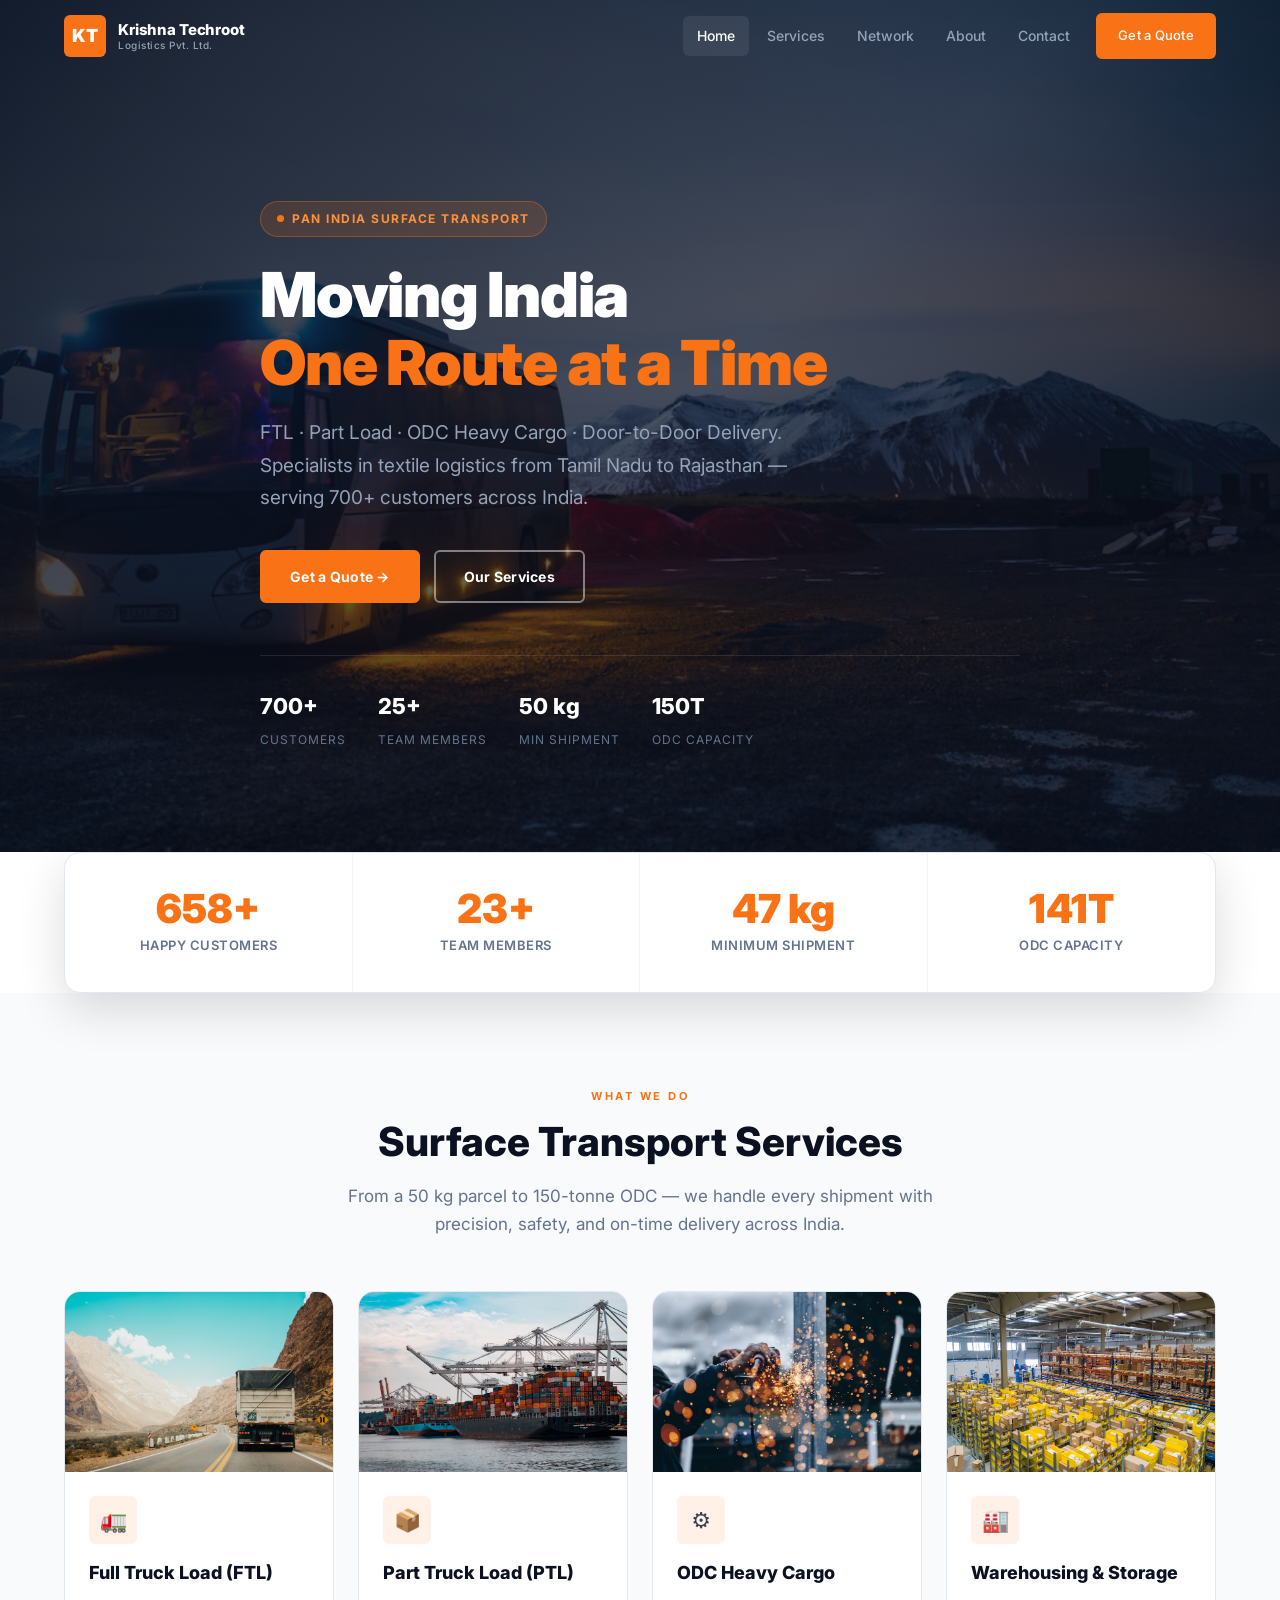
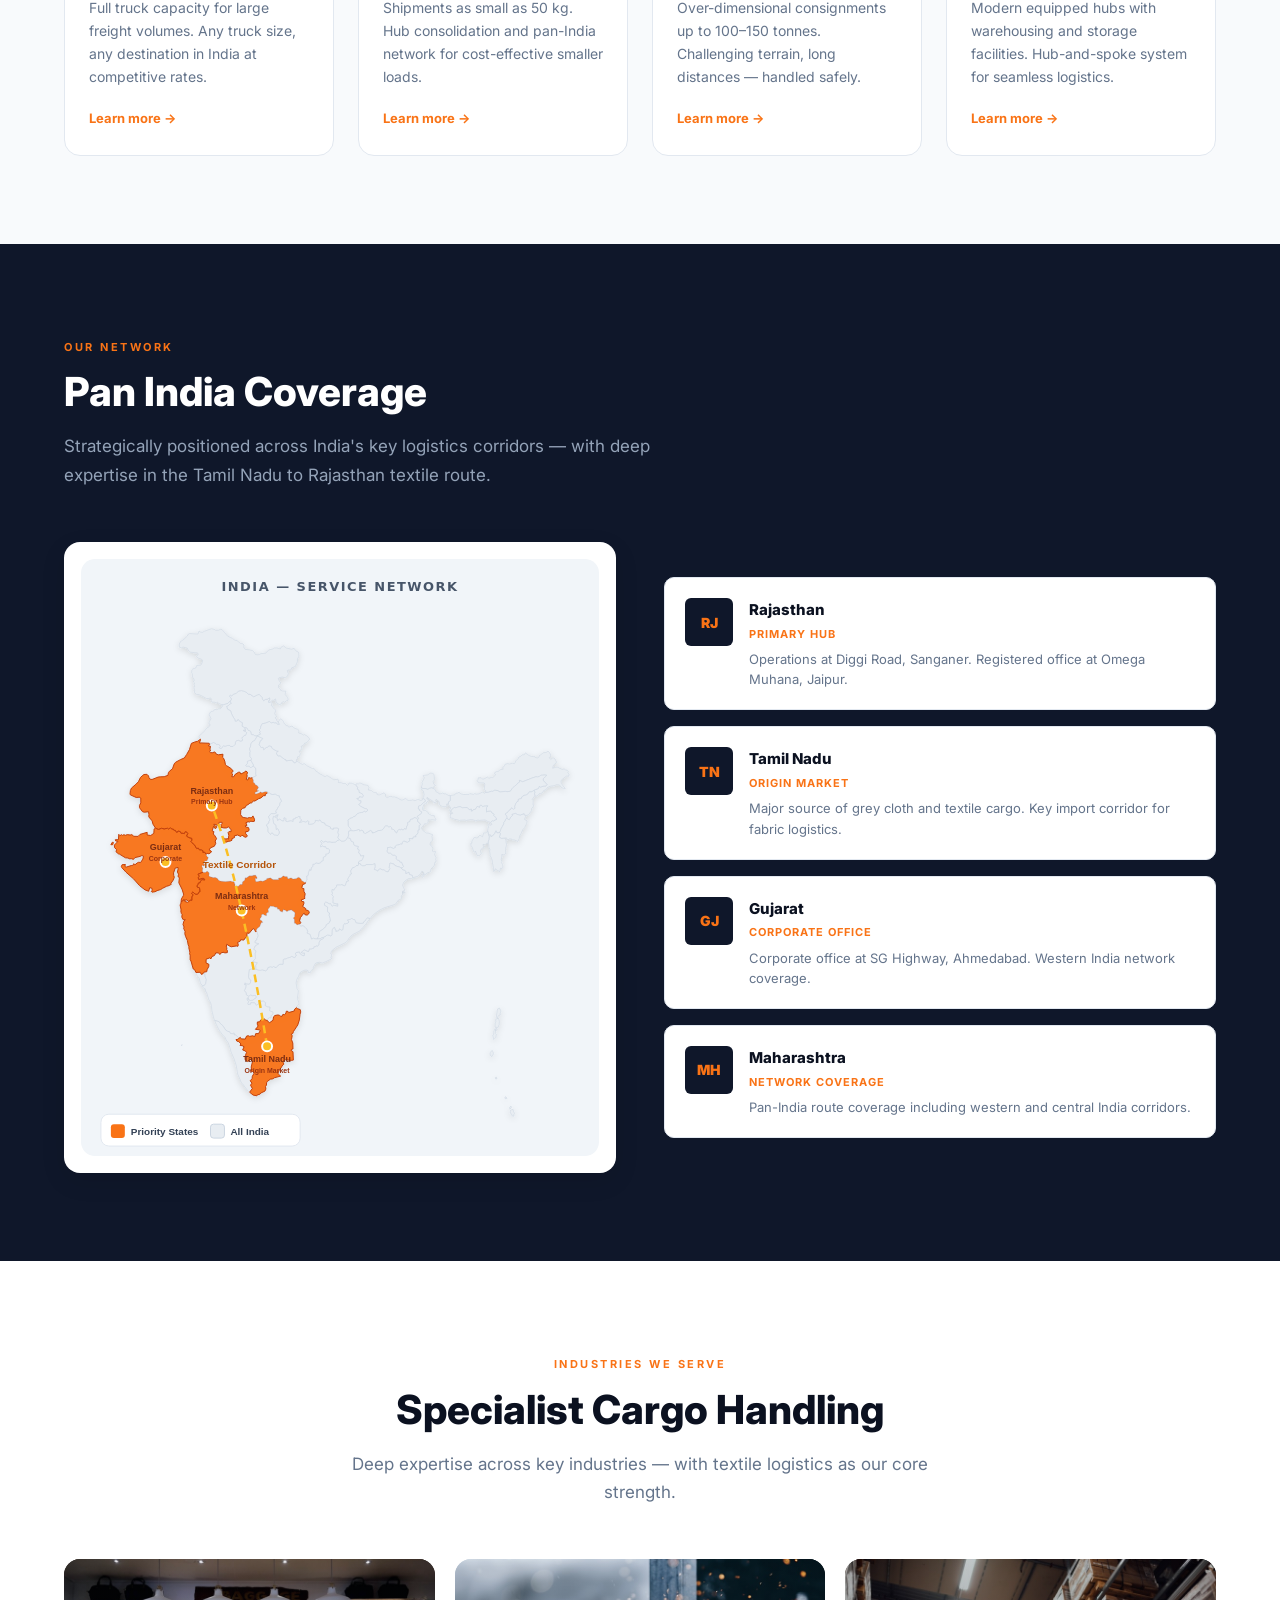
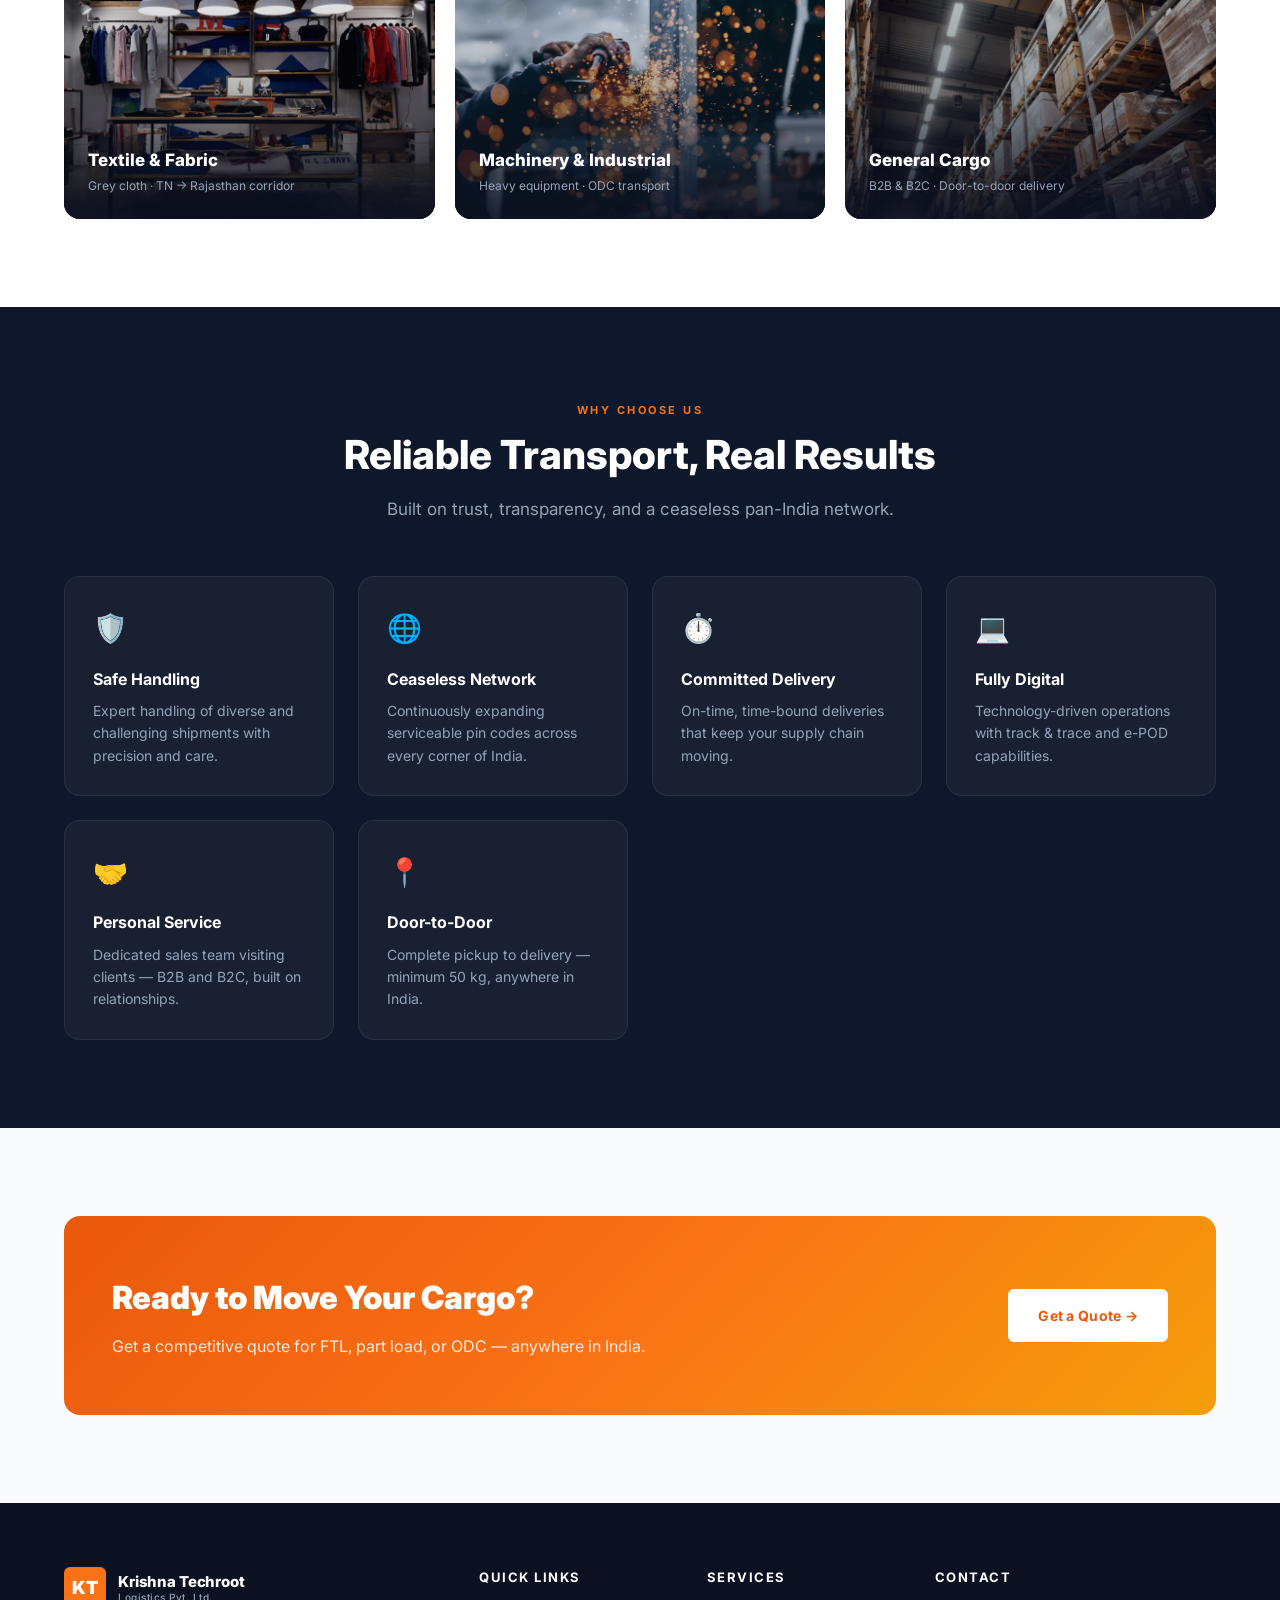
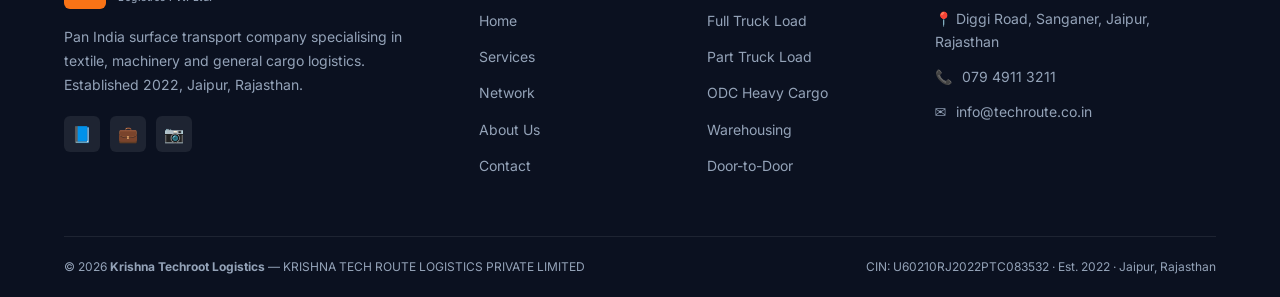
<file: krishna-techroot-logistics/index.html>
<!DOCTYPE html>
<html lang="en">
<head>
  <meta charset="UTF-8">
  <meta name="viewport" content="width=device-width, initial-scale=1.0">
  <title>Krishna Techroot Logistics | Pan India Surface Transport</title>
  <meta name="description" content="Leading logistics company offering FTL, part load, ODC and door-to-door delivery across India. Textile specialists — Tamil Nadu to Rajasthan.">
  <link rel="preconnect" href="https://fonts.googleapis.com">
  <link rel="preconnect" href="https://fonts.gstatic.com" crossorigin>
  <link href="https://fonts.googleapis.com/css2?family=Inter:wght@400;500;600;700;800;900&display=swap" rel="stylesheet">
  <link rel="stylesheet" href="assets/css/main.css">
</head>
<body>

  <a href="#main" class="skip-link">Skip to main content</a>

  <header class="site-header scrolled">
    <div class="container header-inner">
      <a href="index.html" class="logo">
        <div class="logo-icon">KT</div>
        <div class="logo-text">
          <span class="name">Krishna Techroot</span>
          <span class="tag">Logistics Pvt. Ltd.</span>
        </div>
      </a>
      <nav class="nav-desktop" aria-label="Main navigation">
        <a href="index.html" class="active">Home</a>
        <a href="services.html">Services</a>
        <a href="network.html">Network</a>
        <a href="about.html">About</a>
        <a href="contact.html">Contact</a>
        <a href="contact.html#quote" class="btn btn-primary">Get a Quote</a>
      </nav>
      <button class="menu-toggle" aria-label="Open menu" aria-expanded="false" aria-controls="mobile-nav">
        <span></span><span></span><span></span>
      </button>
    </div>
  </header>

  <nav class="mobile-nav" id="mobile-nav" aria-label="Mobile navigation">
    <a href="index.html" class="active">Home</a>
    <a href="services.html">Services</a>
    <a href="network.html">Network</a>
    <a href="about.html">About</a>
    <a href="contact.html">Contact</a>
    <a href="contact.html#quote" class="btn btn-primary" style="margin-top:12px;text-align:center;">Get a Quote</a>
  </nav>

  <main id="main">

    <!-- Hero -->
    <section class="hero">
      <div class="hero-bg" style="background-image:url('assets/images/hero-truck.jpg')"></div>
      <div class="hero-overlay"></div>
      <div class="container hero-content">
        <div class="hero-badge">Pan India Surface Transport</div>
        <h1>Moving India<br><span>One Route at a Time</span></h1>
        <p class="hero-sub">FTL · Part Load · ODC Heavy Cargo · Door-to-Door Delivery. Specialists in textile logistics from Tamil Nadu to Rajasthan — serving 700+ customers across India.</p>
        <div class="hero-actions">
          <a href="contact.html#quote" class="btn btn-primary">Get a Quote →</a>
          <a href="services.html" class="btn btn-outline">Our Services</a>
        </div>
        <div class="hero-trust">
          <div class="hero-trust-item"><strong>700+</strong><span>Customers</span></div>
          <div class="hero-trust-item"><strong>25+</strong><span>Team Members</span></div>
          <div class="hero-trust-item"><strong>50 kg</strong><span>Min Shipment</span></div>
          <div class="hero-trust-item"><strong>150T</strong><span>ODC Capacity</span></div>
        </div>
      </div>
    </section>

    <!-- Stats -->
    <div class="stats-bar">
      <div class="container">
        <div class="stats-grid fade-up">
          <div class="stat-item">
            <div class="stat-num" data-count="700" data-suffix="+">0</div>
            <div class="stat-label">Happy Customers</div>
          </div>
          <div class="stat-item">
            <div class="stat-num" data-count="25" data-suffix="+">0</div>
            <div class="stat-label">Team Members</div>
          </div>
          <div class="stat-item">
            <div class="stat-num" data-count="50" data-suffix=" kg">0</div>
            <div class="stat-label">Minimum Shipment</div>
          </div>
          <div class="stat-item">
            <div class="stat-num" data-count="150" data-suffix="T">0</div>
            <div class="stat-label">ODC Capacity</div>
          </div>
        </div>
      </div>
    </div>

    <!-- Services -->
    <section class="section section-light">
      <div class="container">
        <div class="section-header center fade-up">
          <span class="section-label">What We Do</span>
          <h2 class="section-title">Surface Transport Services</h2>
          <p class="section-desc">From a 50 kg parcel to 150-tonne ODC — we handle every shipment with precision, safety, and on-time delivery across India.</p>
        </div>
        <div class="services-grid">
          <div class="service-card fade-up">
            <div class="service-card-img">
              <img src="assets/images/ftl.jpg" alt="Full Truck Load transport" loading="lazy">
            </div>
            <div class="service-card-body">
              <div class="service-icon">🚛</div>
              <h3>Full Truck Load (FTL)</h3>
              <p>Full truck capacity for large freight volumes. Any truck size, any destination in India at competitive rates.</p>
              <a href="services.html#ftl" class="service-link">Learn more →</a>
            </div>
          </div>
          <div class="service-card fade-up">
            <div class="service-card-img">
              <img src="assets/images/parcel.jpg" alt="Part truck load parcels" loading="lazy">
            </div>
            <div class="service-card-body">
              <div class="service-icon">📦</div>
              <h3>Part Truck Load (PTL)</h3>
              <p>Shipments as small as 50 kg. Hub consolidation and pan-India network for cost-effective smaller loads.</p>
              <a href="services.html#ptl" class="service-link">Learn more →</a>
            </div>
          </div>
          <div class="service-card fade-up">
            <div class="service-card-img">
              <img src="assets/images/machinery.jpg" alt="Over dimensional cargo heavy transport" loading="lazy">
            </div>
            <div class="service-card-body">
              <div class="service-icon">⚙️</div>
              <h3>ODC Heavy Cargo</h3>
              <p>Over-dimensional consignments up to 100–150 tonnes. Challenging terrain, long distances — handled safely.</p>
              <a href="services.html#odc" class="service-link">Learn more →</a>
            </div>
          </div>
          <div class="service-card fade-up">
            <div class="service-card-img">
              <img src="assets/images/warehouse.jpg" alt="Warehousing and storage facility" loading="lazy">
            </div>
            <div class="service-card-body">
              <div class="service-icon">🏭</div>
              <h3>Warehousing &amp; Storage</h3>
              <p>Modern equipped hubs with warehousing and storage facilities. Hub-and-spoke system for seamless logistics.</p>
              <a href="services.html#warehousing" class="service-link">Learn more →</a>
            </div>
          </div>
        </div>
      </div>
    </section>

    <!-- Coverage -->
    <section class="section section-dark">
      <div class="container">
        <div class="section-header fade-up">
          <span class="section-label">Our Network</span>
          <h2 class="section-title">Pan India Coverage</h2>
          <p class="section-desc">Strategically positioned across India's key logistics corridors — with deep expertise in the Tamil Nadu to Rajasthan textile route.</p>
        </div>
        <div class="coverage-layout">
          <div class="india-map-wrap fade-up">
            <img src="assets/images/india-network-map.svg" alt="India map — service network across Rajasthan, Gujarat, Maharashtra and Tamil Nadu" class="india-map-img" loading="lazy">
          </div>
          <div class="state-cards">
            <div class="state-card fade-up">
              <div class="state-badge">RJ</div>
              <div>
                <h4>Rajasthan</h4>
                <div class="role">Primary Hub</div>
                <p>Operations at Diggi Road, Sanganer. Registered office at Omega Muhana, Jaipur.</p>
              </div>
            </div>
            <div class="state-card fade-up">
              <div class="state-badge">TN</div>
              <div>
                <h4>Tamil Nadu</h4>
                <div class="role">Origin Market</div>
                <p>Major source of grey cloth and textile cargo. Key import corridor for fabric logistics.</p>
              </div>
            </div>
            <div class="state-card fade-up">
              <div class="state-badge">GJ</div>
              <div>
                <h4>Gujarat</h4>
                <div class="role">Corporate Office</div>
                <p>Corporate office at SG Highway, Ahmedabad. Western India network coverage.</p>
              </div>
            </div>
            <div class="state-card fade-up">
              <div class="state-badge">MH</div>
              <div>
                <h4>Maharashtra</h4>
                <div class="role">Network Coverage</div>
                <p>Pan-India route coverage including western and central India corridors.</p>
              </div>
            </div>
          </div>
        </div>
      </div>
    </section>

    <!-- Industries -->
    <section class="section">
      <div class="container">
        <div class="section-header center fade-up">
          <span class="section-label">Industries We Serve</span>
          <h2 class="section-title">Specialist Cargo Handling</h2>
          <p class="section-desc">Deep expertise across key industries — with textile logistics as our core strength.</p>
        </div>
        <div class="industries-grid fade-up">
          <div class="industry-card" style="background-image:url('assets/images/fabric.jpg')">
            <img src="assets/images/fabric.jpg" alt="Textile and fabric cargo" loading="eager">
            <div class="industry-overlay">
              <div><h3>Textile &amp; Fabric</h3><p>Grey cloth · TN → Rajasthan corridor</p></div>
            </div>
          </div>
          <div class="industry-card" style="background-image:url('assets/images/machinery.jpg')">
            <img src="assets/images/machinery.jpg" alt="Machinery and industrial cargo" loading="eager">
            <div class="industry-overlay">
              <div><h3>Machinery &amp; Industrial</h3><p>Heavy equipment · ODC transport</p></div>
            </div>
          </div>
          <div class="industry-card" style="background-image:url('assets/images/containers.jpg')">
            <img src="assets/images/containers.jpg" alt="General cargo logistics" loading="eager">
            <div class="industry-overlay">
              <div><h3>General Cargo</h3><p>B2B &amp; B2C · Door-to-door delivery</p></div>
            </div>
          </div>
        </div>
      </div>
    </section>

    <!-- Why Us -->
    <section class="section section-dark">
      <div class="container">
        <div class="section-header center fade-up">
          <span class="section-label">Why Choose Us</span>
          <h2 class="section-title">Reliable Transport, Real Results</h2>
          <p class="section-desc">Built on trust, transparency, and a ceaseless pan-India network.</p>
        </div>
        <div class="features-grid fade-up">
          <div class="feature-card">
            <div class="feature-icon">🛡️</div>
            <h3>Safe Handling</h3>
            <p>Expert handling of diverse and challenging shipments with precision and care.</p>
          </div>
          <div class="feature-card">
            <div class="feature-icon">🌐</div>
            <h3>Ceaseless Network</h3>
            <p>Continuously expanding serviceable pin codes across every corner of India.</p>
          </div>
          <div class="feature-card">
            <div class="feature-icon">⏱️</div>
            <h3>Committed Delivery</h3>
            <p>On-time, time-bound deliveries that keep your supply chain moving.</p>
          </div>
          <div class="feature-card">
            <div class="feature-icon">💻</div>
            <h3>Fully Digital</h3>
            <p>Technology-driven operations with track &amp; trace and e-POD capabilities.</p>
          </div>
          <div class="feature-card">
            <div class="feature-icon">🤝</div>
            <h3>Personal Service</h3>
            <p>Dedicated sales team visiting clients — B2B and B2C, built on relationships.</p>
          </div>
          <div class="feature-card">
            <div class="feature-icon">📍</div>
            <h3>Door-to-Door</h3>
            <p>Complete pickup to delivery — minimum 50 kg, anywhere in India.</p>
          </div>
        </div>
      </div>
    </section>

    <!-- CTA -->
    <section class="section section-light">
      <div class="container fade-up">
        <div class="cta-banner">
          <div>
            <h2>Ready to Move Your Cargo?</h2>
            <p>Get a competitive quote for FTL, part load, or ODC — anywhere in India.</p>
          </div>
          <a href="contact.html#quote" class="btn">Get a Quote →</a>
        </div>
      </div>
    </section>

  </main>

  <footer class="site-footer">
    <div class="container">
      <div class="footer-grid">
        <div class="footer-brand">
          <a href="index.html" class="logo">
            <div class="logo-icon">KT</div>
            <div class="logo-text">
              <span class="name">Krishna Techroot</span>
              <span class="tag">Logistics Pvt. Ltd.</span>
            </div>
          </a>
          <p>Pan India surface transport company specialising in textile, machinery and general cargo logistics. Established 2022, Jaipur, Rajasthan.</p>
          <div class="footer-social">
            <a href="#" aria-label="Facebook">📘</a>
            <a href="#" aria-label="LinkedIn">💼</a>
            <a href="#" aria-label="Instagram">📷</a>
          </div>
        </div>
        <div class="footer-col">
          <h4>Quick Links</h4>
          <ul>
            <li><a href="index.html">Home</a></li>
            <li><a href="services.html">Services</a></li>
            <li><a href="network.html">Network</a></li>
            <li><a href="about.html">About Us</a></li>
            <li><a href="contact.html">Contact</a></li>
          </ul>
        </div>
        <div class="footer-col">
          <h4>Services</h4>
          <ul>
            <li><a href="services.html#ftl">Full Truck Load</a></li>
            <li><a href="services.html#ptl">Part Truck Load</a></li>
            <li><a href="services.html#odc">ODC Heavy Cargo</a></li>
            <li><a href="services.html#warehousing">Warehousing</a></li>
            <li><a href="services.html">Door-to-Door</a></li>
          </ul>
        </div>
        <div class="footer-col">
          <h4>Contact</h4>
          <div class="footer-contact-item">📍 Diggi Road, Sanganer, Jaipur, Rajasthan</div>
          <div class="footer-contact-item">📞 <a href="tel:+9107949113211">079 4911 3211</a></div>
          <div class="footer-contact-item">✉️ <a href="mailto:info@techroute.co.in">info@techroute.co.in</a></div>
        </div>
      </div>
      <div class="footer-bottom">
        <span>© 2026 <strong>Krishna Techroot Logistics</strong> — KRISHNA TECH ROUTE LOGISTICS PRIVATE LIMITED</span>
        <span>CIN: U60210RJ2022PTC083532 · Est. 2022 · Jaipur, Rajasthan</span>
      </div>
    </div>
  </footer>

  <script src="assets/js/main.js"></script>
</body>
</html>
</file>
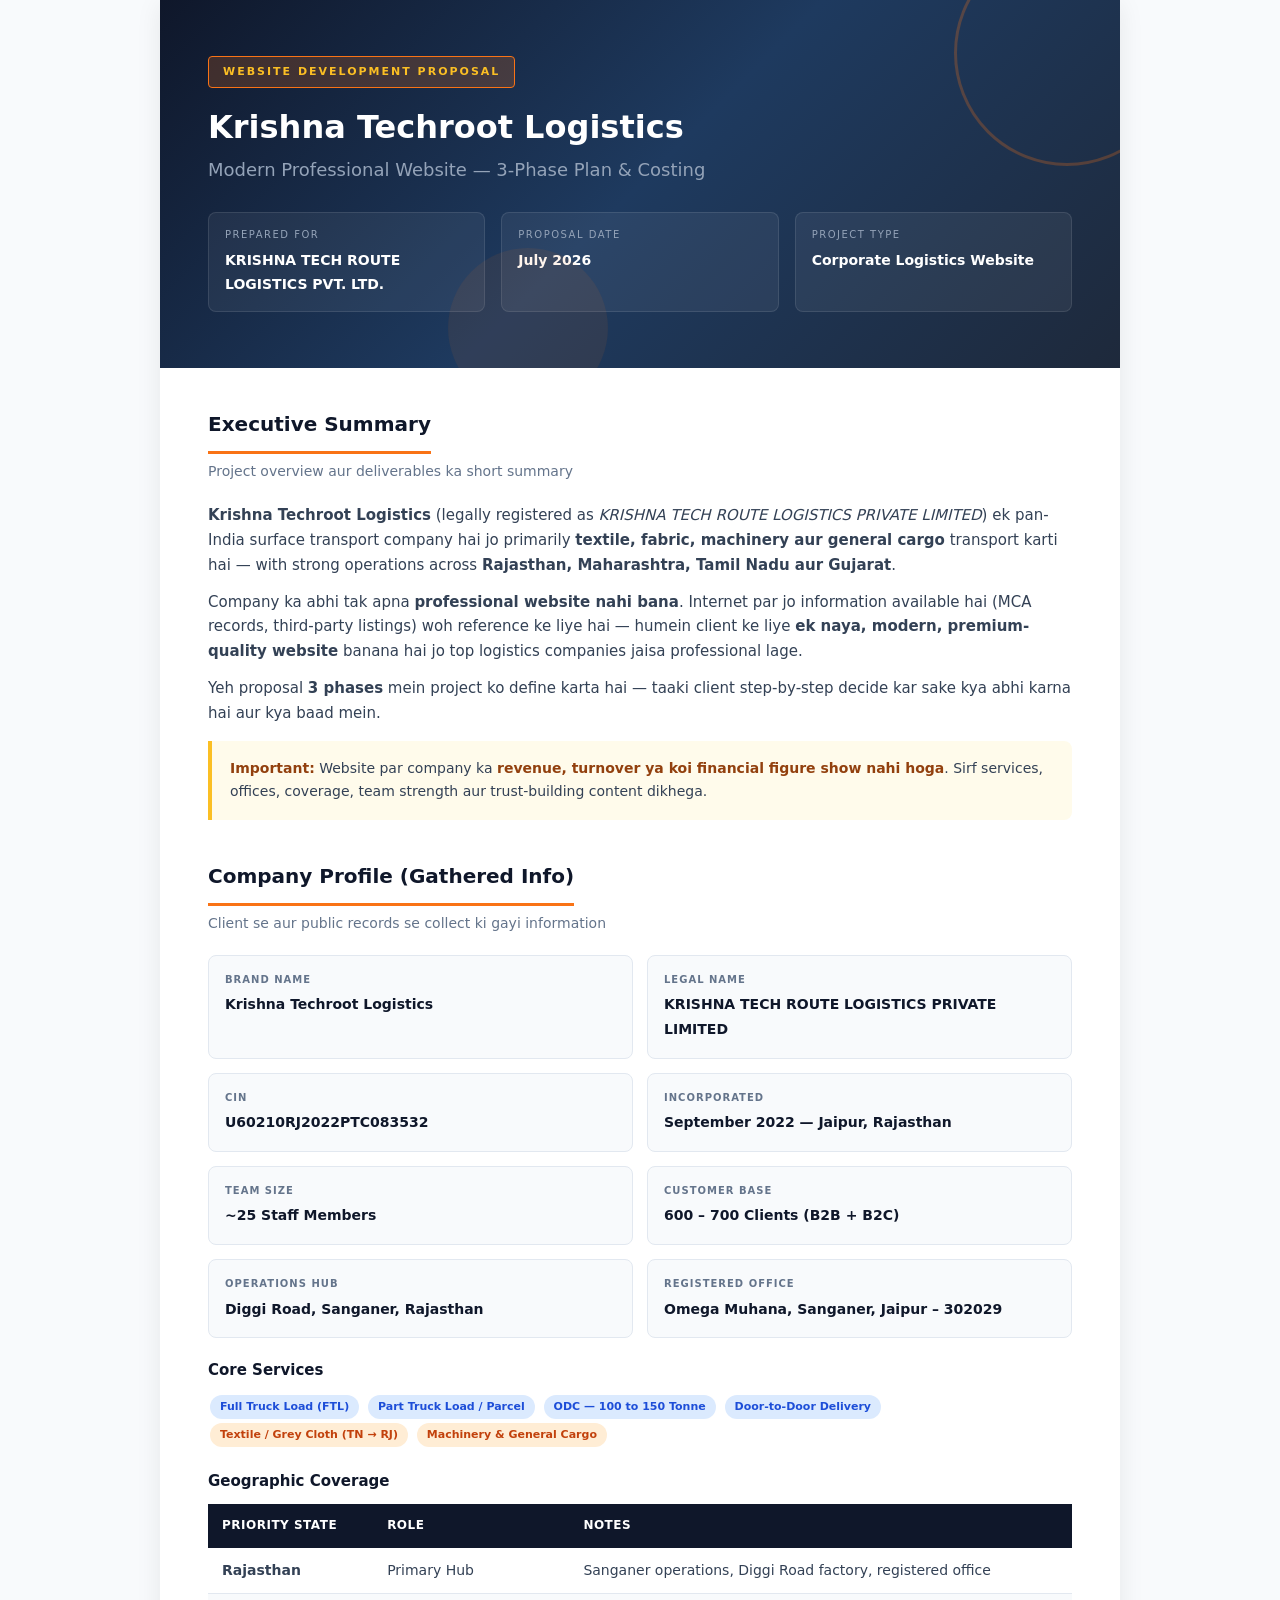
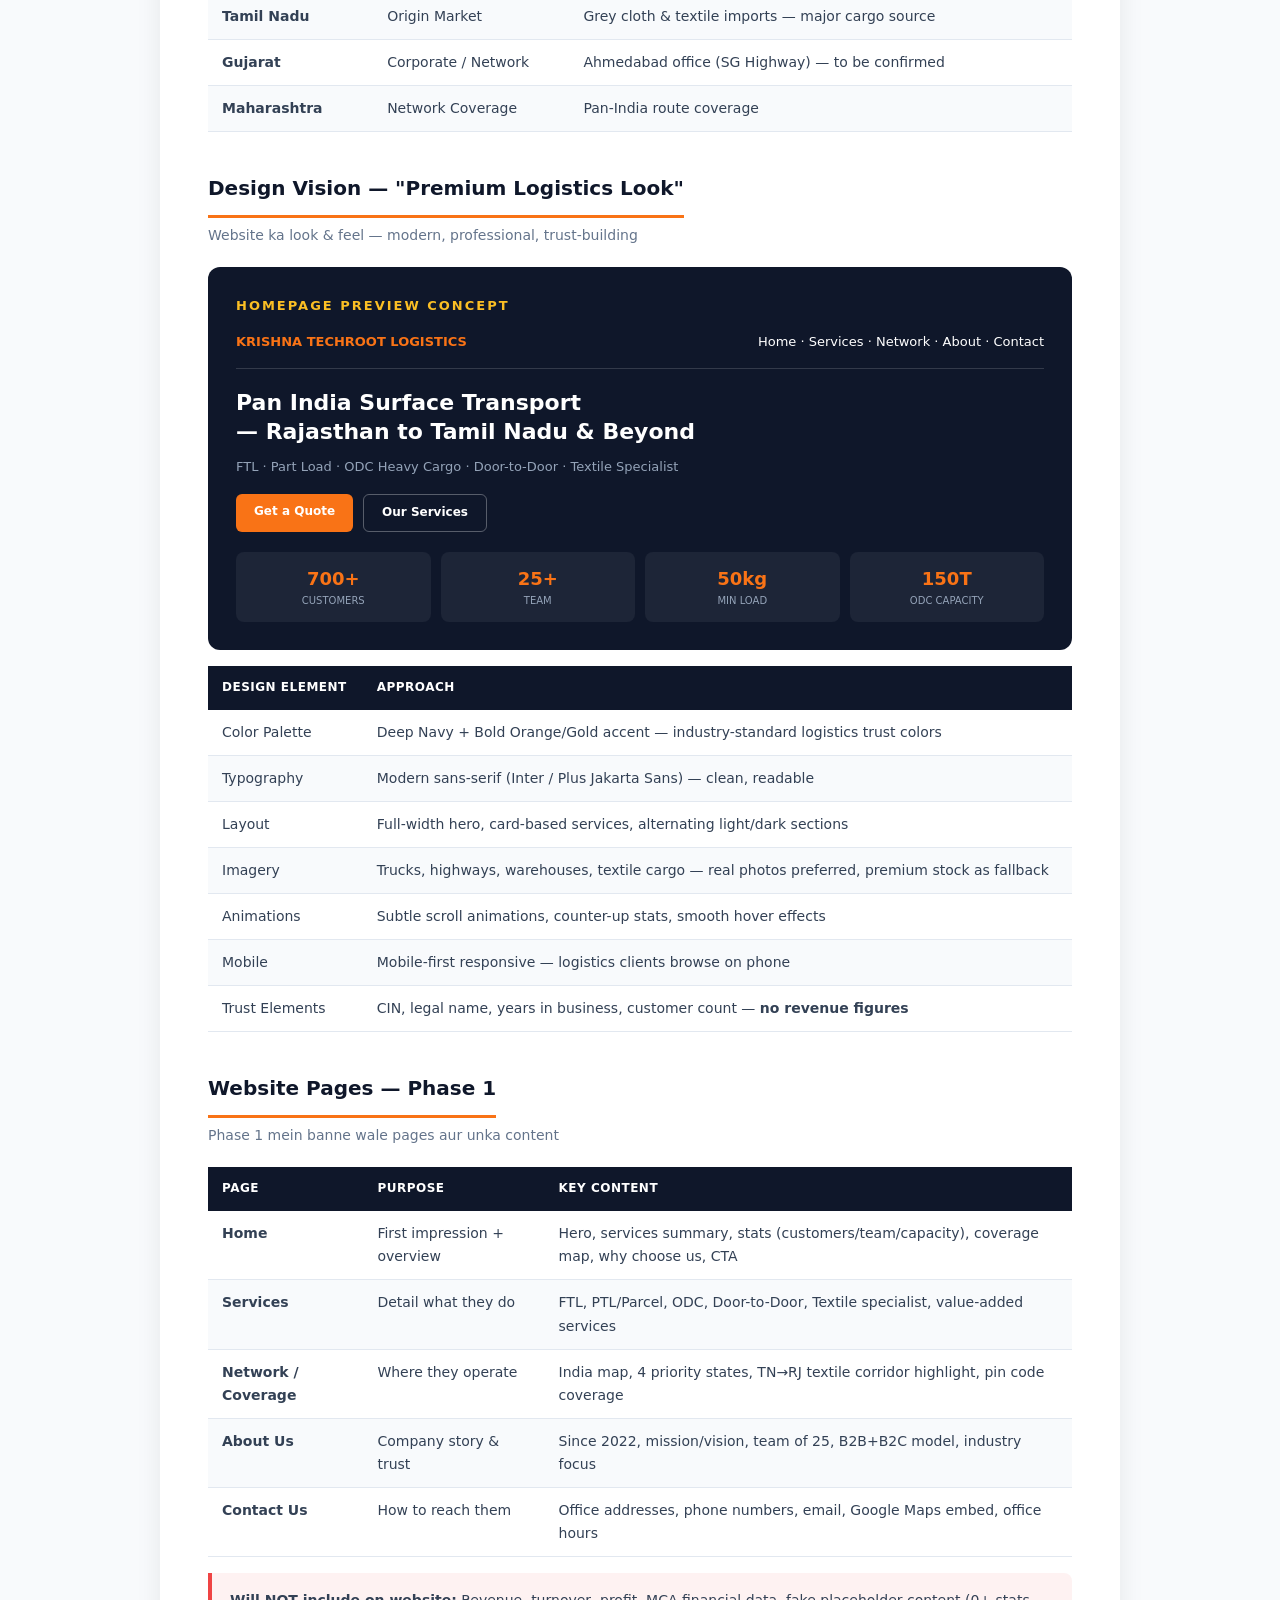
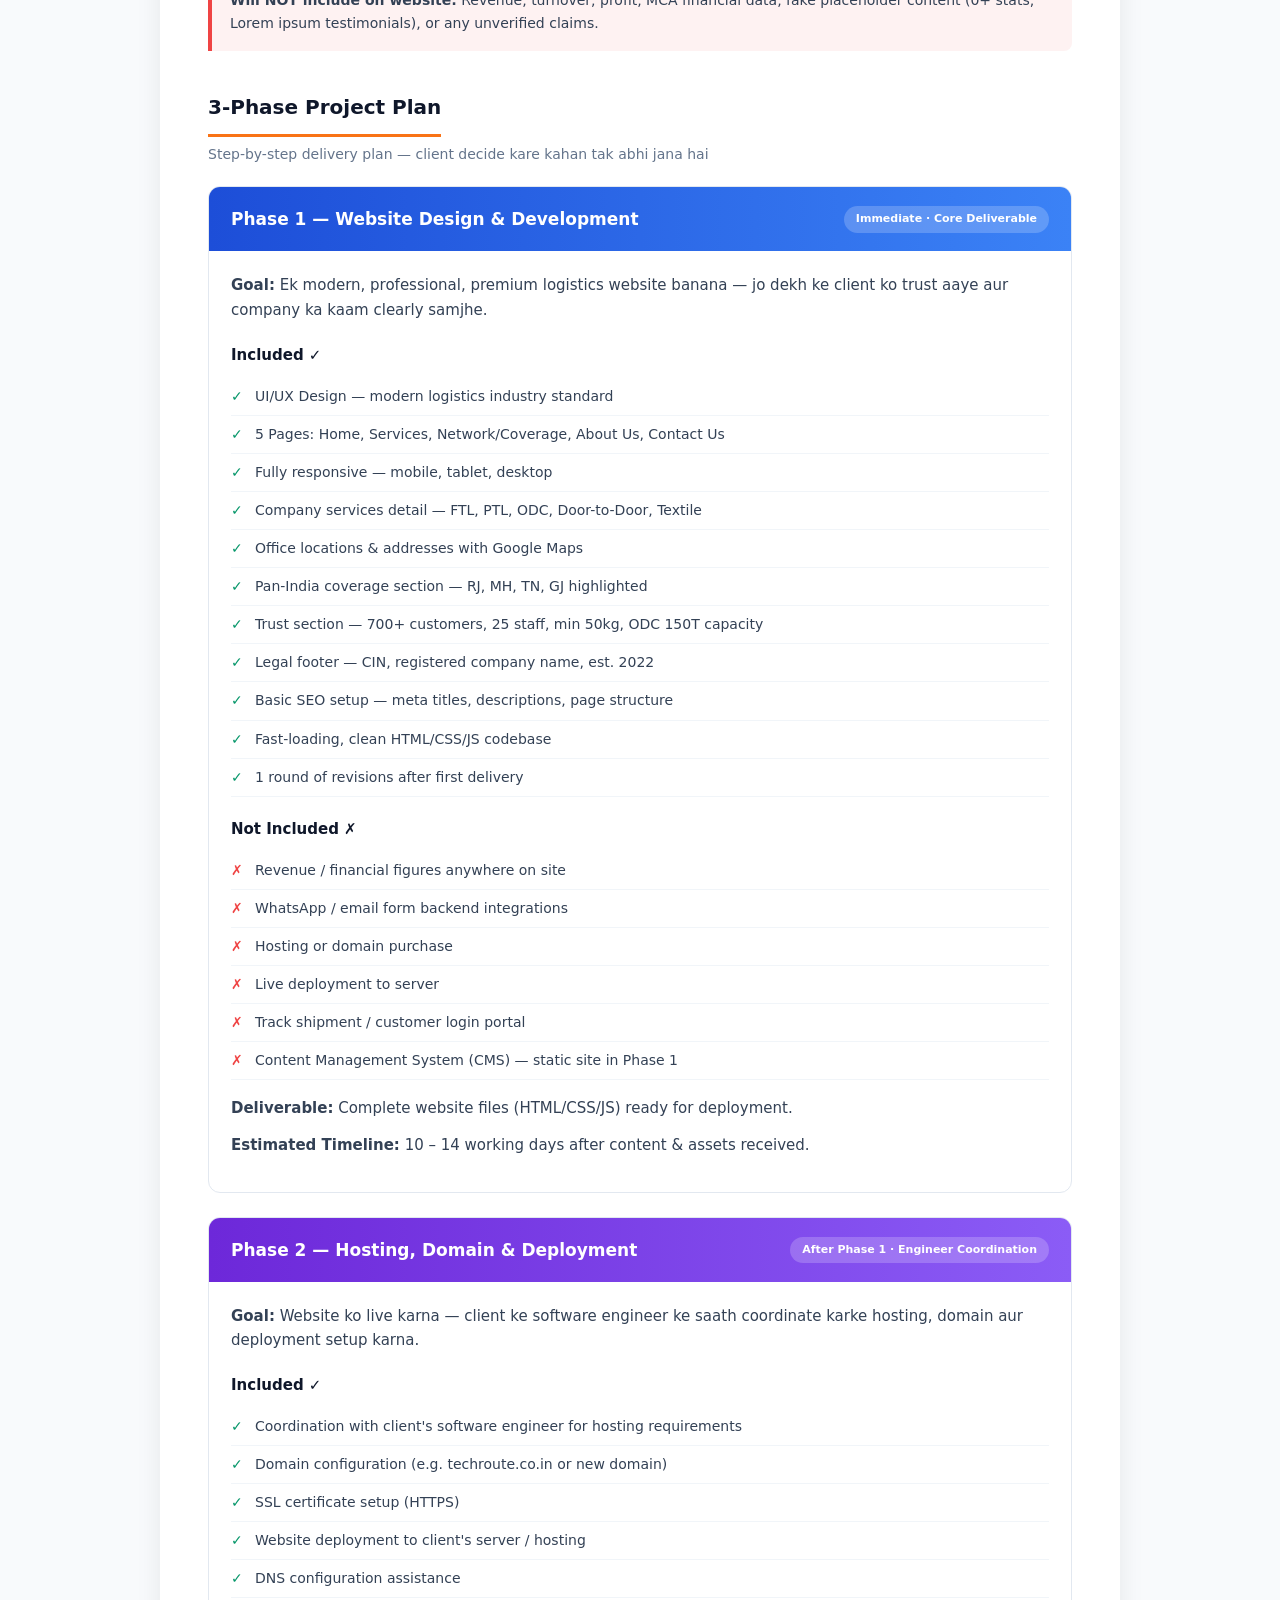
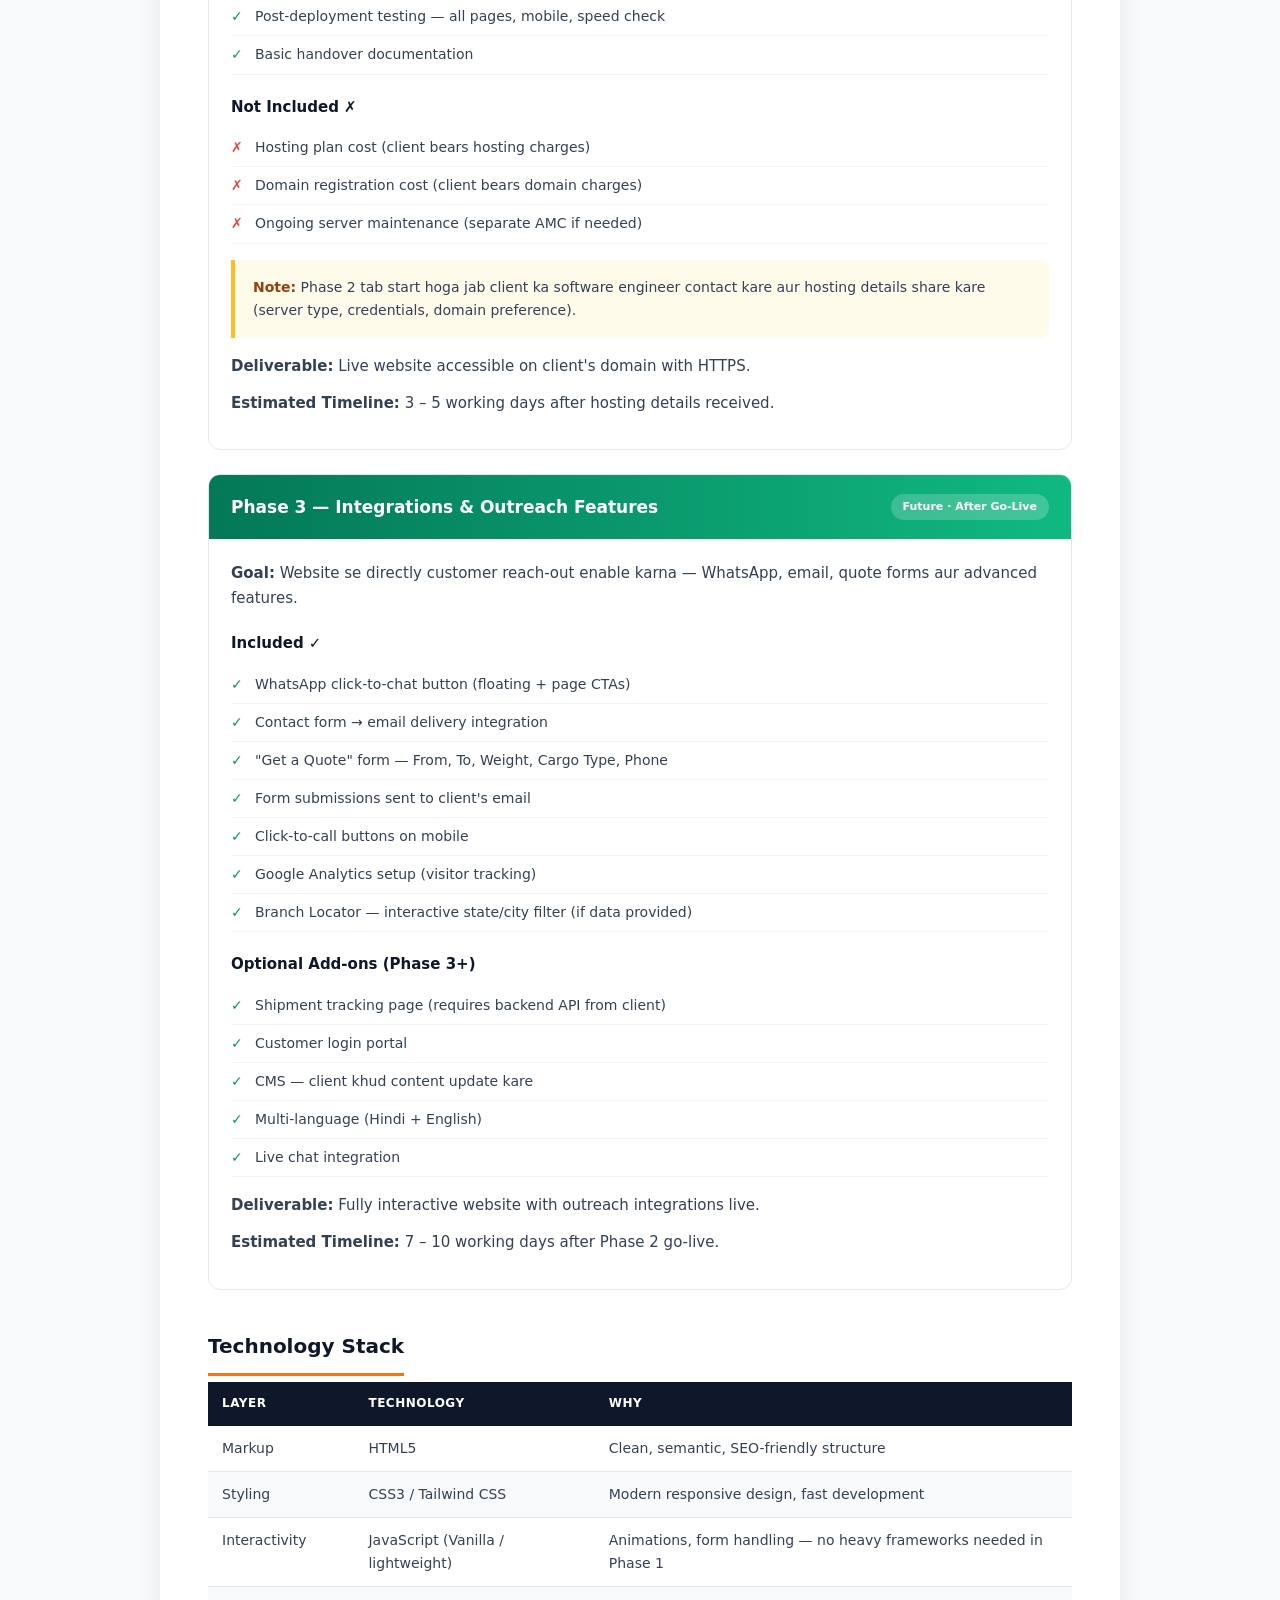
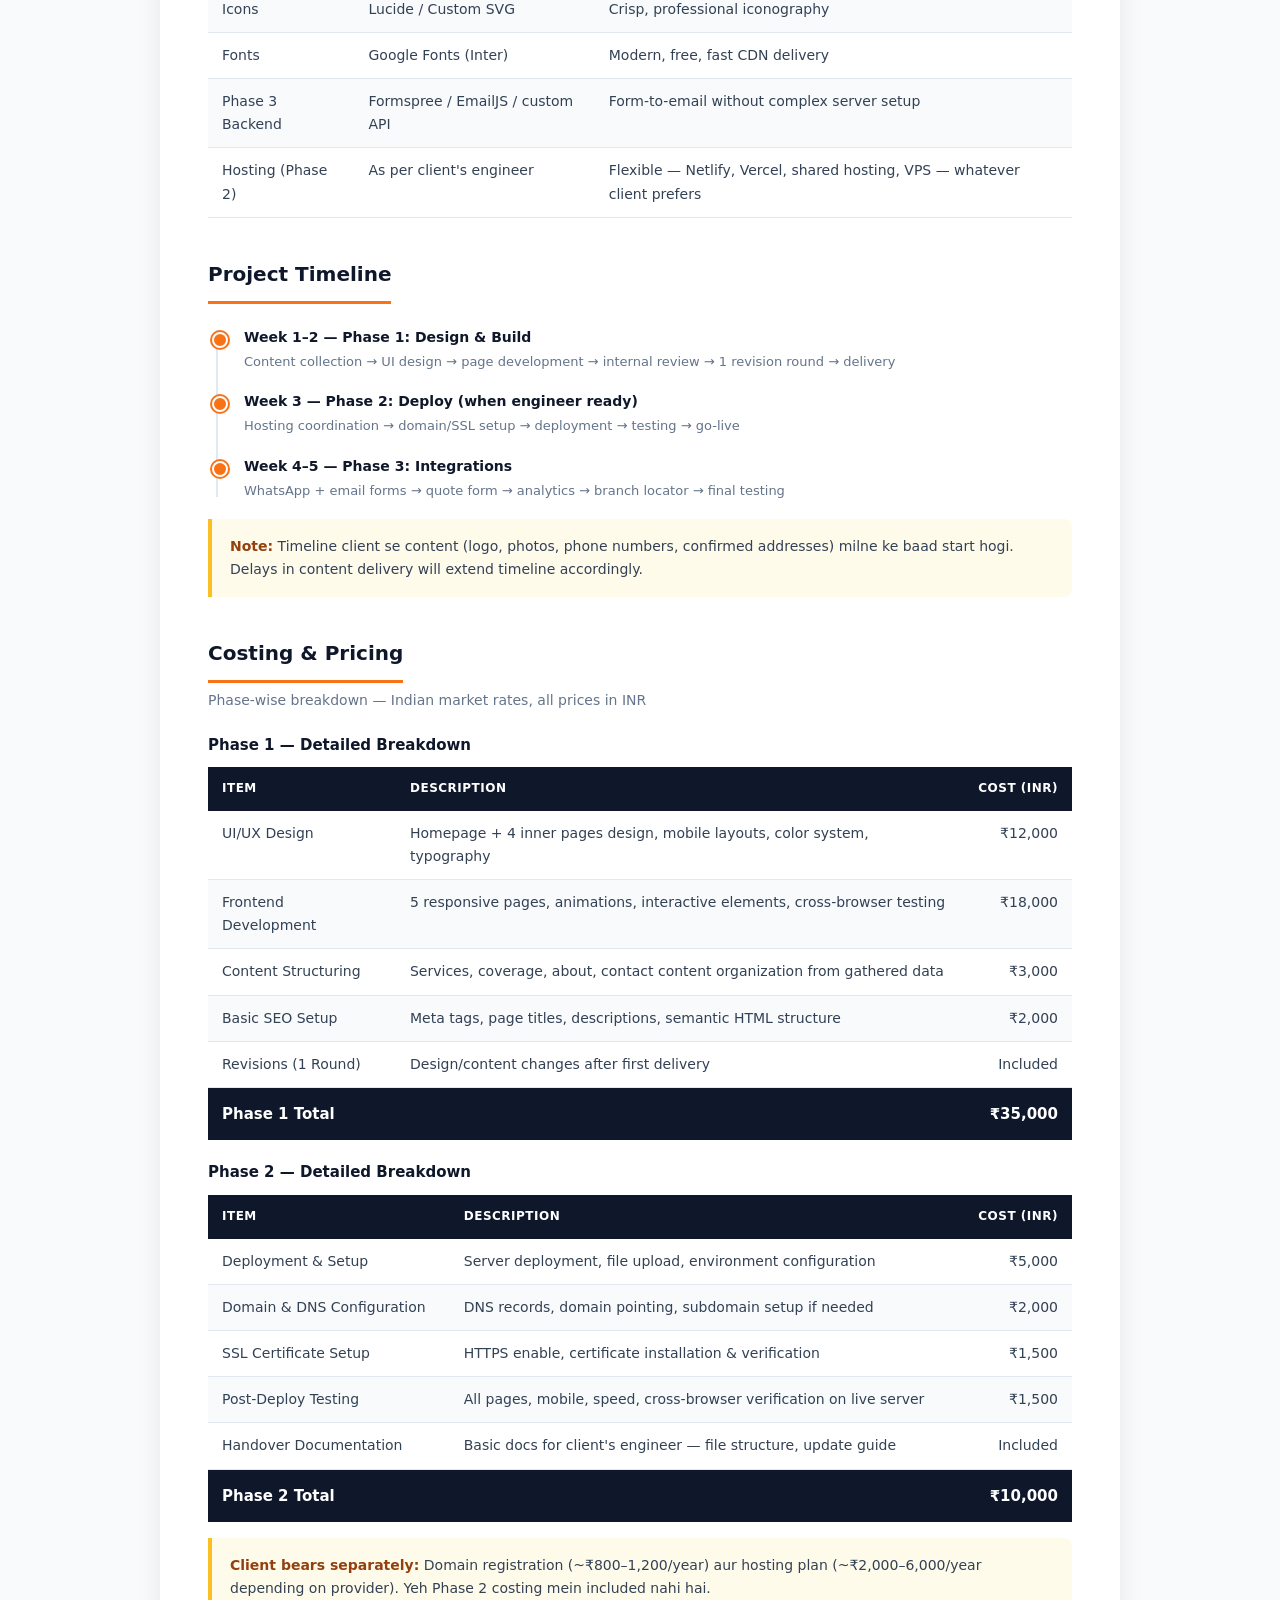
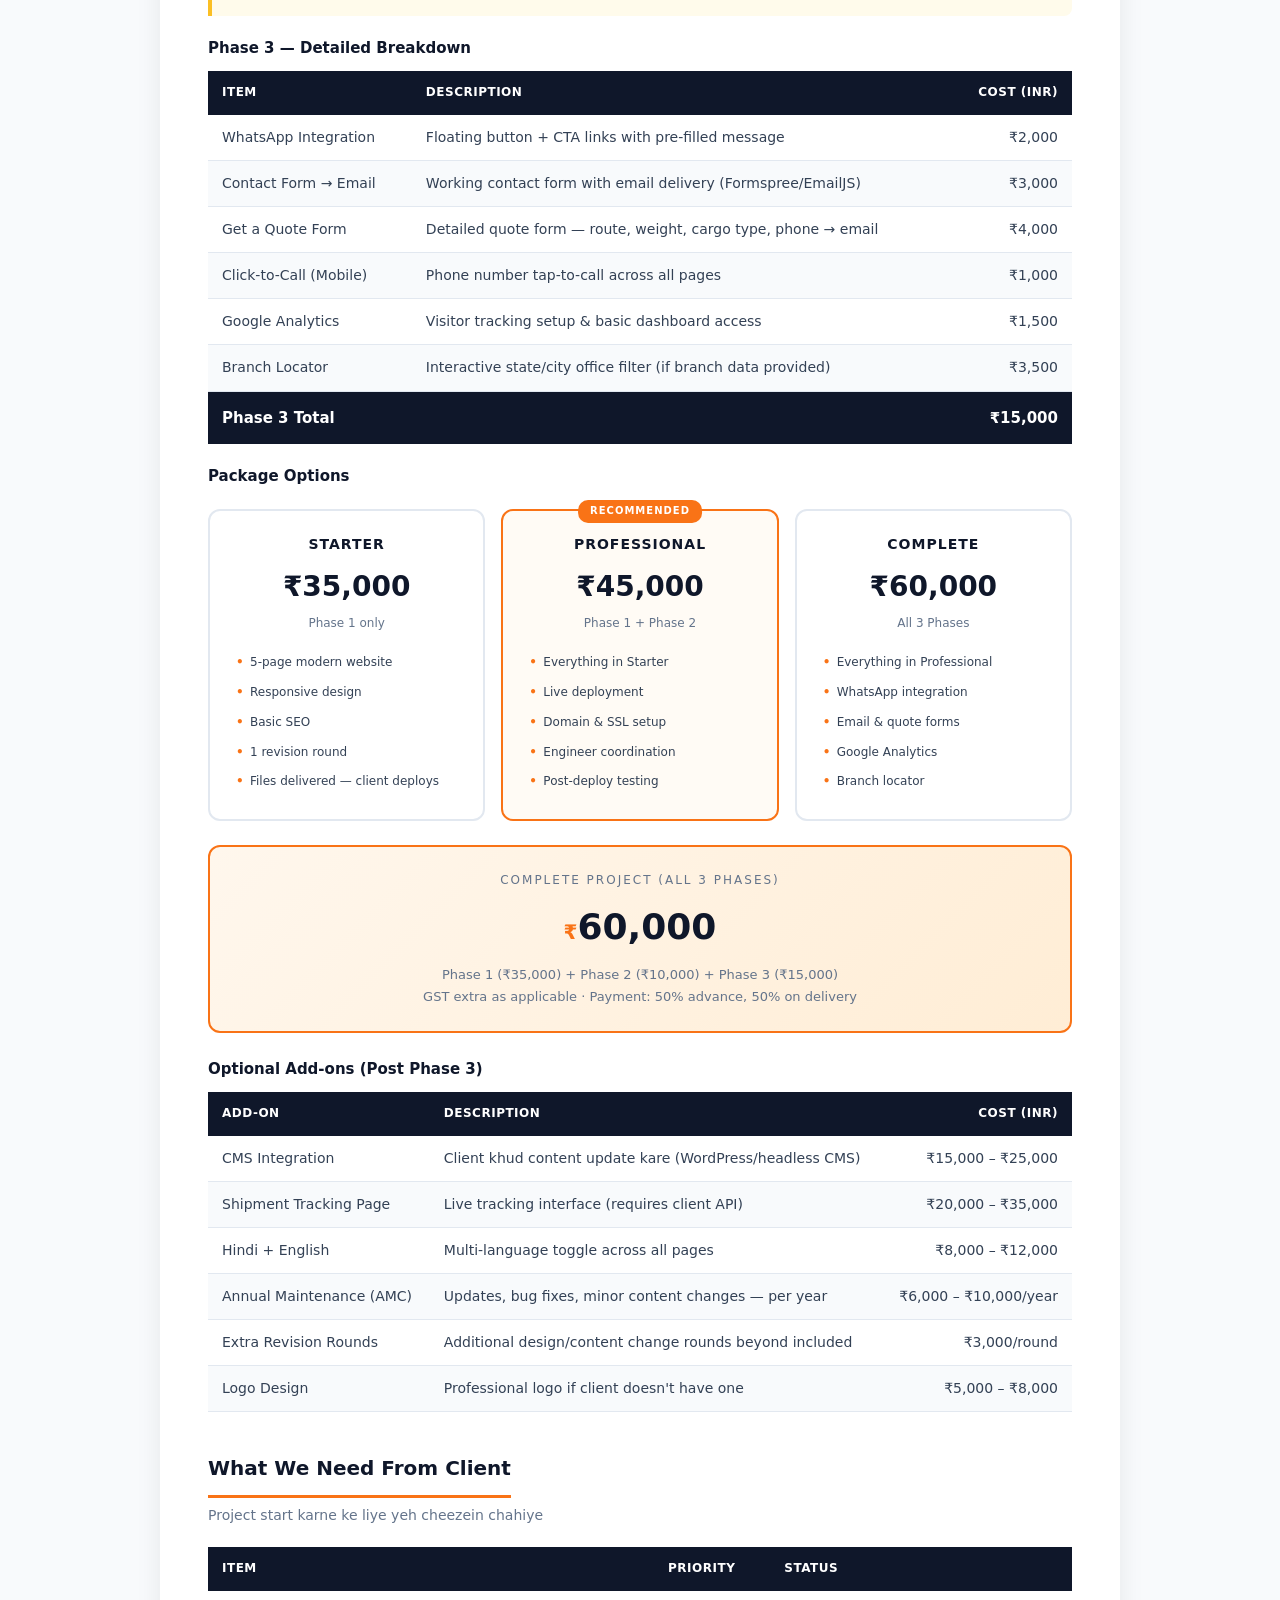
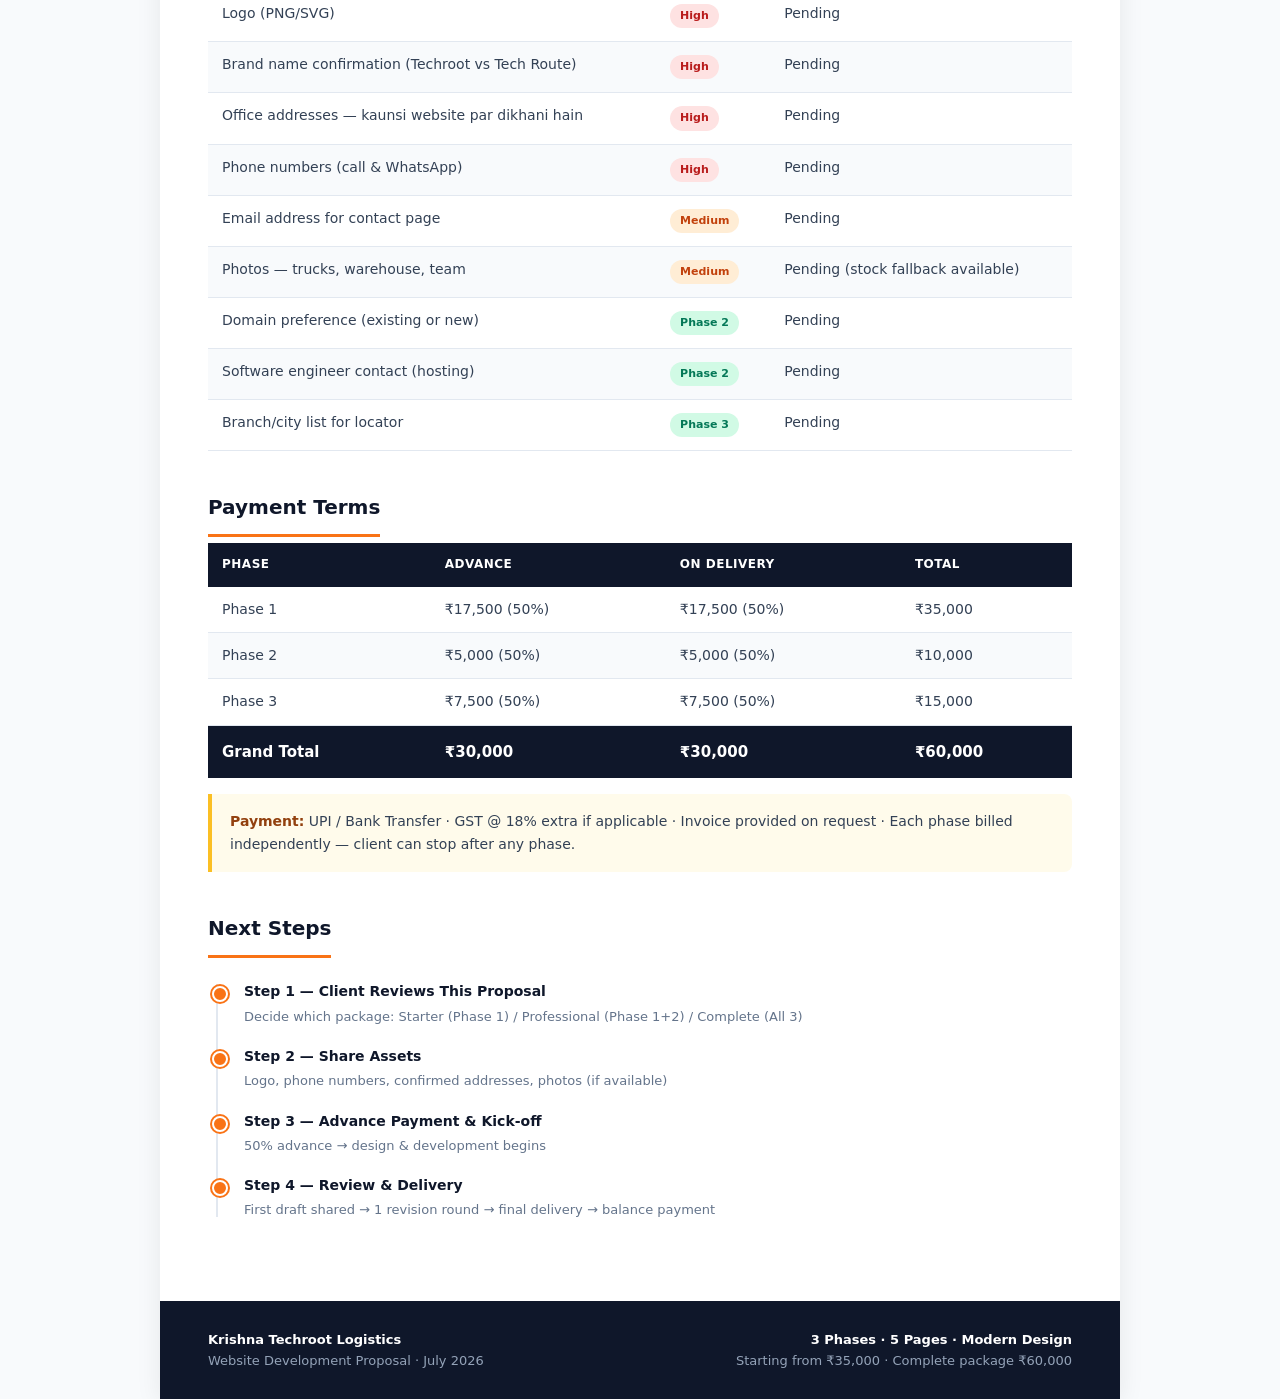
<file: Krishna-Techroot-Logistics-Proposal.html>
<!DOCTYPE html>
<html lang="en">
<head>
  <meta charset="UTF-8" />
  <meta name="viewport" content="width=device-width, initial-scale=1.0" />
  <title>Krishna Techroot Logistics — Website Proposal</title>
  <style>
    :root {
      --navy: #0f172a;
      --navy-light: #1e293b;
      --accent: #f97316;
      --accent-dark: #ea580c;
      --gold: #fbbf24;
      --text: #334155;
      --text-light: #64748b;
      --bg: #f8fafc;
      --white: #ffffff;
      --border: #e2e8f0;
      --success: #059669;
      --phase1: #3b82f6;
      --phase2: #8b5cf6;
      --phase3: #10b981;
    }

    * { margin: 0; padding: 0; box-sizing: border-box; }

    body {
      font-family: 'Segoe UI', system-ui, -apple-system, sans-serif;
      background: var(--bg);
      color: var(--text);
      line-height: 1.65;
      font-size: 15px;
    }

    .page {
      max-width: 960px;
      margin: 0 auto;
      background: var(--white);
      box-shadow: 0 4px 24px rgba(0,0,0,.08);
    }

    /* Cover */
    .cover {
      background: linear-gradient(135deg, var(--navy) 0%, #1e3a5f 50%, var(--navy-light) 100%);
      color: var(--white);
      padding: 56px 48px;
      position: relative;
      overflow: hidden;
    }

    .cover::before {
      content: '';
      position: absolute;
      top: -60px; right: -60px;
      width: 220px; height: 220px;
      border: 3px solid rgba(249,115,22,.25);
      border-radius: 50%;
    }

    .cover::after {
      content: '';
      position: absolute;
      bottom: -40px; left: 30%;
      width: 160px; height: 160px;
      background: rgba(249,115,22,.08);
      border-radius: 50%;
    }

    .cover-badge {
      display: inline-block;
      background: rgba(249,115,22,.2);
      border: 1px solid var(--accent);
      color: var(--gold);
      font-size: 11px;
      font-weight: 700;
      letter-spacing: 2px;
      text-transform: uppercase;
      padding: 6px 14px;
      border-radius: 4px;
      margin-bottom: 20px;
    }

    .cover h1 {
      font-size: 32px;
      font-weight: 800;
      line-height: 1.2;
      margin-bottom: 8px;
      position: relative;
    }

    .cover .subtitle {
      font-size: 18px;
      color: #94a3b8;
      margin-bottom: 28px;
      position: relative;
    }

    .cover-meta {
      display: grid;
      grid-template-columns: repeat(3, 1fr);
      gap: 16px;
      position: relative;
    }

    .cover-meta-item {
      background: rgba(255,255,255,.06);
      border: 1px solid rgba(255,255,255,.1);
      border-radius: 8px;
      padding: 14px 16px;
    }

    .cover-meta-item label {
      display: block;
      font-size: 10px;
      text-transform: uppercase;
      letter-spacing: 1.5px;
      color: #94a3b8;
      margin-bottom: 4px;
    }

    .cover-meta-item span {
      font-size: 14px;
      font-weight: 600;
      color: var(--white);
    }

    /* Content */
    .content { padding: 40px 48px; }

    .section { margin-bottom: 40px; }

    .section-title {
      font-size: 20px;
      font-weight: 800;
      color: var(--navy);
      margin-bottom: 6px;
      padding-bottom: 10px;
      border-bottom: 3px solid var(--accent);
      display: inline-block;
    }

    .section-desc {
      color: var(--text-light);
      margin-bottom: 20px;
      font-size: 14px;
    }

    h3 {
      font-size: 15px;
      font-weight: 700;
      color: var(--navy);
      margin: 20px 0 10px;
    }

    p { margin-bottom: 12px; }

    /* Info cards */
    .info-grid {
      display: grid;
      grid-template-columns: repeat(2, 1fr);
      gap: 14px;
      margin-bottom: 20px;
    }

    .info-card {
      background: var(--bg);
      border: 1px solid var(--border);
      border-radius: 8px;
      padding: 16px;
    }

    .info-card label {
      display: block;
      font-size: 10px;
      text-transform: uppercase;
      letter-spacing: 1px;
      color: var(--text-light);
      margin-bottom: 4px;
      font-weight: 600;
    }

    .info-card span {
      font-size: 14px;
      font-weight: 600;
      color: var(--navy);
    }

    /* Tables */
    table {
      width: 100%;
      border-collapse: collapse;
      margin-bottom: 16px;
      font-size: 14px;
    }

    thead th {
      background: var(--navy);
      color: var(--white);
      padding: 12px 14px;
      text-align: left;
      font-size: 12px;
      text-transform: uppercase;
      letter-spacing: .5px;
    }

    tbody td {
      padding: 11px 14px;
      border-bottom: 1px solid var(--border);
      vertical-align: top;
    }

    tbody tr:nth-child(even) { background: #f8fafc; }
    tbody tr:hover { background: #fff7ed; }

    /* Phase blocks */
    .phase-block {
      border-radius: 12px;
      overflow: hidden;
      margin-bottom: 24px;
      border: 1px solid var(--border);
    }

    .phase-header {
      padding: 18px 22px;
      color: var(--white);
      display: flex;
      justify-content: space-between;
      align-items: center;
      flex-wrap: wrap;
      gap: 10px;
    }

    .phase-header.p1 { background: linear-gradient(90deg, #1d4ed8, #3b82f6); }
    .phase-header.p2 { background: linear-gradient(90deg, #6d28d9, #8b5cf6); }
    .phase-header.p3 { background: linear-gradient(90deg, #047857, #10b981); }

    .phase-header h3 {
      color: var(--white);
      margin: 0;
      font-size: 17px;
    }

    .phase-header .phase-tag {
      font-size: 11px;
      background: rgba(255,255,255,.2);
      padding: 4px 12px;
      border-radius: 20px;
      font-weight: 600;
    }

    .phase-body { padding: 22px; }

    .phase-body ul {
      list-style: none;
      margin-bottom: 16px;
    }

    .phase-body ul li {
      padding: 7px 0 7px 24px;
      position: relative;
      border-bottom: 1px solid #f1f5f9;
      font-size: 14px;
    }

    .phase-body ul li::before {
      content: '✓';
      position: absolute;
      left: 0;
      color: var(--success);
      font-weight: 700;
    }

    .phase-body ul.exclude li::before {
      content: '✗';
      color: #ef4444;
    }

    /* Costing */
    .cost-table thead th:last-child,
    .cost-table tbody td:last-child {
      text-align: right;
      white-space: nowrap;
    }

    .cost-total {
      background: var(--navy) !important;
      color: var(--white);
      font-weight: 700;
      font-size: 15px;
    }

    .cost-total td { border: none; padding: 14px; }

    .price-highlight {
      background: linear-gradient(135deg, #fff7ed, #ffedd5);
      border: 2px solid var(--accent);
      border-radius: 12px;
      padding: 24px;
      text-align: center;
      margin: 24px 0;
    }

    .price-highlight .label {
      font-size: 12px;
      text-transform: uppercase;
      letter-spacing: 2px;
      color: var(--text-light);
      margin-bottom: 6px;
    }

    .price-highlight .amount {
      font-size: 36px;
      font-weight: 900;
      color: var(--navy);
    }

    .price-highlight .amount span {
      font-size: 20px;
      color: var(--accent);
    }

    .price-highlight .note {
      font-size: 13px;
      color: var(--text-light);
      margin-top: 8px;
    }

    .package-grid {
      display: grid;
      grid-template-columns: repeat(3, 1fr);
      gap: 16px;
      margin: 20px 0;
    }

    .package-card {
      border: 2px solid var(--border);
      border-radius: 12px;
      padding: 22px;
      text-align: center;
      transition: border-color .2s;
    }

    .package-card.featured {
      border-color: var(--accent);
      background: #fffbf5;
      position: relative;
    }

    .package-card.featured::before {
      content: 'RECOMMENDED';
      position: absolute;
      top: -11px; left: 50%;
      transform: translateX(-50%);
      background: var(--accent);
      color: white;
      font-size: 10px;
      font-weight: 700;
      letter-spacing: 1px;
      padding: 3px 12px;
      border-radius: 10px;
    }

    .package-card h4 {
      font-size: 14px;
      color: var(--navy);
      margin-bottom: 8px;
      text-transform: uppercase;
      letter-spacing: 1px;
    }

    .package-card .price {
      font-size: 28px;
      font-weight: 900;
      color: var(--navy);
      margin-bottom: 4px;
    }

    .package-card .price small {
      font-size: 14px;
      color: var(--text-light);
      font-weight: 400;
    }

    .package-card p {
      font-size: 12px;
      color: var(--text-light);
      margin-bottom: 14px;
    }

    .package-card ul {
      list-style: none;
      text-align: left;
      font-size: 12px;
    }

    .package-card ul li {
      padding: 5px 0 5px 18px;
      position: relative;
      color: var(--text);
    }

    .package-card ul li::before {
      content: '•';
      position: absolute;
      left: 4px;
      color: var(--accent);
      font-weight: 700;
    }

    /* Tags */
    .tag {
      display: inline-block;
      font-size: 11px;
      font-weight: 600;
      padding: 3px 10px;
      border-radius: 20px;
      margin: 2px;
    }

    .tag-blue { background: #dbeafe; color: #1d4ed8; }
    .tag-orange { background: #ffedd5; color: #c2410c; }
    .tag-green { background: #d1fae5; color: #047857; }
    .tag-red { background: #fee2e2; color: #b91c1c; }

    /* Timeline */
    .timeline {
      position: relative;
      padding-left: 28px;
      margin: 16px 0;
    }

    .timeline::before {
      content: '';
      position: absolute;
      left: 8px; top: 4px; bottom: 4px;
      width: 2px;
      background: var(--border);
    }

    .timeline-item {
      position: relative;
      margin-bottom: 18px;
      padding-left: 8px;
    }

    .timeline-item::before {
      content: '';
      position: absolute;
      left: -24px; top: 6px;
      width: 12px; height: 12px;
      border-radius: 50%;
      background: var(--accent);
      border: 2px solid var(--white);
      box-shadow: 0 0 0 2px var(--accent);
    }

    .timeline-item h4 {
      font-size: 14px;
      color: var(--navy);
      margin-bottom: 2px;
    }

    .timeline-item p {
      font-size: 13px;
      color: var(--text-light);
      margin: 0;
    }

    /* Design preview */
    .design-preview {
      background: var(--navy);
      border-radius: 12px;
      padding: 28px;
      color: var(--white);
      margin: 16px 0;
    }

    .design-preview h4 {
      color: var(--gold);
      font-size: 13px;
      text-transform: uppercase;
      letter-spacing: 2px;
      margin-bottom: 14px;
    }

    .design-preview .mock-nav {
      display: flex;
      justify-content: space-between;
      align-items: center;
      padding-bottom: 16px;
      border-bottom: 1px solid rgba(255,255,255,.15);
      margin-bottom: 20px;
      font-size: 13px;
    }

    .design-preview .mock-nav .logo {
      font-weight: 800;
      color: var(--accent);
    }

    .design-preview .mock-hero h2 {
      font-size: 22px;
      font-weight: 800;
      line-height: 1.3;
      margin-bottom: 10px;
    }

    .design-preview .mock-hero p {
      font-size: 13px;
      color: #94a3b8;
      margin-bottom: 16px;
    }

    .mock-btns { display: flex; gap: 10px; flex-wrap: wrap; }

    .mock-btn {
      padding: 8px 18px;
      border-radius: 6px;
      font-size: 12px;
      font-weight: 700;
    }

    .mock-btn.primary { background: var(--accent); color: white; }
    .mock-btn.secondary { border: 1px solid rgba(255,255,255,.3); color: white; }

    .mock-stats {
      display: grid;
      grid-template-columns: repeat(4, 1fr);
      gap: 10px;
      margin-top: 20px;
    }

    .mock-stat {
      background: rgba(255,255,255,.06);
      border-radius: 8px;
      padding: 12px;
      text-align: center;
    }

    .mock-stat .num {
      font-size: 18px;
      font-weight: 800;
      color: var(--accent);
    }

    .mock-stat .lbl {
      font-size: 10px;
      color: #94a3b8;
      text-transform: uppercase;
    }

    /* Notes */
    .note-box {
      background: #fffbeb;
      border-left: 4px solid var(--gold);
      padding: 16px 18px;
      border-radius: 0 8px 8px 0;
      margin: 16px 0;
      font-size: 14px;
    }

    .note-box strong { color: #92400e; }

    .warning-box {
      background: #fef2f2;
      border-left: 4px solid #ef4444;
      padding: 16px 18px;
      border-radius: 0 8px 8px 0;
      margin: 16px 0;
      font-size: 14px;
    }

    /* Footer */
    .proposal-footer {
      background: var(--navy);
      color: #94a3b8;
      padding: 28px 48px;
      font-size: 13px;
      display: flex;
      justify-content: space-between;
      flex-wrap: wrap;
      gap: 12px;
    }

    .proposal-footer strong { color: var(--white); }

    /* Print */
    @media print {
      body { background: white; }
      .page { box-shadow: none; }
      .phase-block { break-inside: avoid; }
    }

    @media (max-width: 700px) {
      .cover, .content, .proposal-footer { padding: 28px 24px; }
      .cover-meta, .info-grid, .package-grid, .mock-stats { grid-template-columns: 1fr; }
      .cover h1 { font-size: 24px; }
    }
  </style>
</head>
<body>
  <div class="page">

    <!-- COVER -->
    <div class="cover">
      <div class="cover-badge">Website Development Proposal</div>
      <h1>Krishna Techroot Logistics</h1>
      <p class="subtitle">Modern Professional Website — 3-Phase Plan &amp; Costing</p>
      <div class="cover-meta">
        <div class="cover-meta-item">
          <label>Prepared For</label>
          <span>KRISHNA TECH ROUTE LOGISTICS PVT. LTD.</span>
        </div>
        <div class="cover-meta-item">
          <label>Proposal Date</label>
          <span>July 2026</span>
        </div>
        <div class="cover-meta-item">
          <label>Project Type</label>
          <span>Corporate Logistics Website</span>
        </div>
      </div>
    </div>

    <div class="content">

      <!-- EXECUTIVE SUMMARY -->
      <div class="section">
        <h2 class="section-title">Executive Summary</h2>
        <p class="section-desc">Project overview aur deliverables ka short summary</p>
        <p>
          <strong>Krishna Techroot Logistics</strong> (legally registered as <em>KRISHNA TECH ROUTE LOGISTICS PRIVATE LIMITED</em>)
          ek pan-India surface transport company hai jo primarily <strong>textile, fabric, machinery aur general cargo</strong>
          transport karti hai — with strong operations across <strong>Rajasthan, Maharashtra, Tamil Nadu aur Gujarat</strong>.
        </p>
        <p>
          Company ka abhi tak apna <strong>professional website nahi bana</strong>. Internet par jo information available hai
          (MCA records, third-party listings) woh reference ke liye hai — humein client ke liye
          <strong>ek naya, modern, premium-quality website</strong> banana hai jo top logistics companies jaisa professional lage.
        </p>
        <p>
          Yeh proposal <strong>3 phases</strong> mein project ko define karta hai — taaki client step-by-step decide kar sake
          kya abhi karna hai aur kya baad mein.
        </p>

        <div class="note-box">
          <strong>Important:</strong> Website par company ka <strong>revenue, turnover ya koi financial figure show nahi hoga</strong>.
          Sirf services, offices, coverage, team strength aur trust-building content dikhega.
        </div>
      </div>

      <!-- COMPANY PROFILE -->
      <div class="section">
        <h2 class="section-title">Company Profile (Gathered Info)</h2>
        <p class="section-desc">Client se aur public records se collect ki gayi information</p>

        <div class="info-grid">
          <div class="info-card">
            <label>Brand Name</label>
            <span>Krishna Techroot Logistics</span>
          </div>
          <div class="info-card">
            <label>Legal Name</label>
            <span>KRISHNA TECH ROUTE LOGISTICS PRIVATE LIMITED</span>
          </div>
          <div class="info-card">
            <label>CIN</label>
            <span>U60210RJ2022PTC083532</span>
          </div>
          <div class="info-card">
            <label>Incorporated</label>
            <span>September 2022 — Jaipur, Rajasthan</span>
          </div>
          <div class="info-card">
            <label>Team Size</label>
            <span>~25 Staff Members</span>
          </div>
          <div class="info-card">
            <label>Customer Base</label>
            <span>600 – 700 Clients (B2B + B2C)</span>
          </div>
          <div class="info-card">
            <label>Operations Hub</label>
            <span>Diggi Road, Sanganer, Rajasthan</span>
          </div>
          <div class="info-card">
            <label>Registered Office</label>
            <span>Omega Muhana, Sanganer, Jaipur – 302029</span>
          </div>
        </div>

        <h3>Core Services</h3>
        <p>
          <span class="tag tag-blue">Full Truck Load (FTL)</span>
          <span class="tag tag-blue">Part Truck Load / Parcel</span>
          <span class="tag tag-blue">ODC — 100 to 150 Tonne</span>
          <span class="tag tag-blue">Door-to-Door Delivery</span>
          <span class="tag tag-orange">Textile / Grey Cloth (TN → RJ)</span>
          <span class="tag tag-orange">Machinery &amp; General Cargo</span>
        </p>

        <h3>Geographic Coverage</h3>
        <table>
          <thead>
            <tr>
              <th>Priority State</th>
              <th>Role</th>
              <th>Notes</th>
            </tr>
          </thead>
          <tbody>
            <tr>
              <td><strong>Rajasthan</strong></td>
              <td>Primary Hub</td>
              <td>Sanganer operations, Diggi Road factory, registered office</td>
            </tr>
            <tr>
              <td><strong>Tamil Nadu</strong></td>
              <td>Origin Market</td>
              <td>Grey cloth &amp; textile imports — major cargo source</td>
            </tr>
            <tr>
              <td><strong>Gujarat</strong></td>
              <td>Corporate / Network</td>
              <td>Ahmedabad office (SG Highway) — to be confirmed</td>
            </tr>
            <tr>
              <td><strong>Maharashtra</strong></td>
              <td>Network Coverage</td>
              <td>Pan-India route coverage</td>
            </tr>
          </tbody>
        </table>
      </div>

      <!-- DESIGN VISION -->
      <div class="section">
        <h2 class="section-title">Design Vision — "Premium Logistics Look"</h2>
        <p class="section-desc">Website ka look &amp; feel — modern, professional, trust-building</p>

        <div class="design-preview">
          <h4>Homepage Preview Concept</h4>
          <div class="mock-nav">
            <span class="logo">KRISHNA TECHROOT LOGISTICS</span>
            <span>Home · Services · Network · About · Contact</span>
          </div>
          <div class="mock-hero">
            <h2>Pan India Surface Transport<br>— Rajasthan to Tamil Nadu &amp; Beyond</h2>
            <p>FTL · Part Load · ODC Heavy Cargo · Door-to-Door · Textile Specialist</p>
            <div class="mock-btns">
              <span class="mock-btn primary">Get a Quote</span>
              <span class="mock-btn secondary">Our Services</span>
            </div>
          </div>
          <div class="mock-stats">
            <div class="mock-stat"><div class="num">700+</div><div class="lbl">Customers</div></div>
            <div class="mock-stat"><div class="num">25+</div><div class="lbl">Team</div></div>
            <div class="mock-stat"><div class="num">50kg</div><div class="lbl">Min Load</div></div>
            <div class="mock-stat"><div class="num">150T</div><div class="lbl">ODC Capacity</div></div>
          </div>
        </div>

        <table>
          <thead>
            <tr>
              <th>Design Element</th>
              <th>Approach</th>
            </tr>
          </thead>
          <tbody>
            <tr><td>Color Palette</td><td>Deep Navy + Bold Orange/Gold accent — industry-standard logistics trust colors</td></tr>
            <tr><td>Typography</td><td>Modern sans-serif (Inter / Plus Jakarta Sans) — clean, readable</td></tr>
            <tr><td>Layout</td><td>Full-width hero, card-based services, alternating light/dark sections</td></tr>
            <tr><td>Imagery</td><td>Trucks, highways, warehouses, textile cargo — real photos preferred, premium stock as fallback</td></tr>
            <tr><td>Animations</td><td>Subtle scroll animations, counter-up stats, smooth hover effects</td></tr>
            <tr><td>Mobile</td><td>Mobile-first responsive — logistics clients browse on phone</td></tr>
            <tr><td>Trust Elements</td><td>CIN, legal name, years in business, customer count — <strong>no revenue figures</strong></td></tr>
          </tbody>
        </table>
      </div>

      <!-- WEBSITE PAGES -->
      <div class="section">
        <h2 class="section-title">Website Pages — Phase 1</h2>
        <p class="section-desc">Phase 1 mein banne wale pages aur unka content</p>

        <table>
          <thead>
            <tr>
              <th>Page</th>
              <th>Purpose</th>
              <th>Key Content</th>
            </tr>
          </thead>
          <tbody>
            <tr>
              <td><strong>Home</strong></td>
              <td>First impression + overview</td>
              <td>Hero, services summary, stats (customers/team/capacity), coverage map, why choose us, CTA</td>
            </tr>
            <tr>
              <td><strong>Services</strong></td>
              <td>Detail what they do</td>
              <td>FTL, PTL/Parcel, ODC, Door-to-Door, Textile specialist, value-added services</td>
            </tr>
            <tr>
              <td><strong>Network / Coverage</strong></td>
              <td>Where they operate</td>
              <td>India map, 4 priority states, TN→RJ textile corridor highlight, pin code coverage</td>
            </tr>
            <tr>
              <td><strong>About Us</strong></td>
              <td>Company story &amp; trust</td>
              <td>Since 2022, mission/vision, team of 25, B2B+B2C model, industry focus</td>
            </tr>
            <tr>
              <td><strong>Contact Us</strong></td>
              <td>How to reach them</td>
              <td>Office addresses, phone numbers, email, Google Maps embed, office hours</td>
            </tr>
          </tbody>
        </table>

        <div class="warning-box">
          <strong>Will NOT include on website:</strong> Revenue, turnover, profit, MCA financial data,
          fake placeholder content (0+ stats, Lorem ipsum testimonials), or any unverified claims.
        </div>
      </div>

      <!-- 3 PHASES -->
      <div class="section">
        <h2 class="section-title">3-Phase Project Plan</h2>
        <p class="section-desc">Step-by-step delivery plan — client decide kare kahan tak abhi jana hai</p>

        <!-- PHASE 1 -->
        <div class="phase-block">
          <div class="phase-header p1">
            <h3>Phase 1 — Website Design &amp; Development</h3>
            <span class="phase-tag">Immediate · Core Deliverable</span>
          </div>
          <div class="phase-body">
            <p><strong>Goal:</strong> Ek modern, professional, premium logistics website banana —
            jo dekh ke client ko trust aaye aur company ka kaam clearly samjhe.</p>

            <h3>Included ✓</h3>
            <ul>
              <li>UI/UX Design — modern logistics industry standard</li>
              <li>5 Pages: Home, Services, Network/Coverage, About Us, Contact Us</li>
              <li>Fully responsive — mobile, tablet, desktop</li>
              <li>Company services detail — FTL, PTL, ODC, Door-to-Door, Textile</li>
              <li>Office locations &amp; addresses with Google Maps</li>
              <li>Pan-India coverage section — RJ, MH, TN, GJ highlighted</li>
              <li>Trust section — 700+ customers, 25 staff, min 50kg, ODC 150T capacity</li>
              <li>Legal footer — CIN, registered company name, est. 2022</li>
              <li>Basic SEO setup — meta titles, descriptions, page structure</li>
              <li>Fast-loading, clean HTML/CSS/JS codebase</li>
              <li>1 round of revisions after first delivery</li>
            </ul>

            <h3>Not Included ✗</h3>
            <ul class="exclude">
              <li>Revenue / financial figures anywhere on site</li>
              <li>WhatsApp / email form backend integrations</li>
              <li>Hosting or domain purchase</li>
              <li>Live deployment to server</li>
              <li>Track shipment / customer login portal</li>
              <li>Content Management System (CMS) — static site in Phase 1</li>
            </ul>

            <p><strong>Deliverable:</strong> Complete website files (HTML/CSS/JS) ready for deployment.</p>
            <p><strong>Estimated Timeline:</strong> 10 – 14 working days after content &amp; assets received.</p>
          </div>
        </div>

        <!-- PHASE 2 -->
        <div class="phase-block">
          <div class="phase-header p2">
            <h3>Phase 2 — Hosting, Domain &amp; Deployment</h3>
            <span class="phase-tag">After Phase 1 · Engineer Coordination</span>
          </div>
          <div class="phase-body">
            <p><strong>Goal:</strong> Website ko live karna — client ke software engineer ke saath coordinate karke
            hosting, domain aur deployment setup karna.</p>

            <h3>Included ✓</h3>
            <ul>
              <li>Coordination with client's software engineer for hosting requirements</li>
              <li>Domain configuration (e.g. techroute.co.in or new domain)</li>
              <li>SSL certificate setup (HTTPS)</li>
              <li>Website deployment to client's server / hosting</li>
              <li>DNS configuration assistance</li>
              <li>Post-deployment testing — all pages, mobile, speed check</li>
              <li>Basic handover documentation</li>
            </ul>

            <h3>Not Included ✗</h3>
            <ul class="exclude">
              <li>Hosting plan cost (client bears hosting charges)</li>
              <li>Domain registration cost (client bears domain charges)</li>
              <li>Ongoing server maintenance (separate AMC if needed)</li>
            </ul>

            <div class="note-box">
              <strong>Note:</strong> Phase 2 tab start hoga jab client ka software engineer contact kare
              aur hosting details share kare (server type, credentials, domain preference).
            </div>

            <p><strong>Deliverable:</strong> Live website accessible on client's domain with HTTPS.</p>
            <p><strong>Estimated Timeline:</strong> 3 – 5 working days after hosting details received.</p>
          </div>
        </div>

        <!-- PHASE 3 -->
        <div class="phase-block">
          <div class="phase-header p3">
            <h3>Phase 3 — Integrations &amp; Outreach Features</h3>
            <span class="phase-tag">Future · After Go-Live</span>
          </div>
          <div class="phase-body">
            <p><strong>Goal:</strong> Website se directly customer reach-out enable karna —
            WhatsApp, email, quote forms aur advanced features.</p>

            <h3>Included ✓</h3>
            <ul>
              <li>WhatsApp click-to-chat button (floating + page CTAs)</li>
              <li>Contact form → email delivery integration</li>
              <li>"Get a Quote" form — From, To, Weight, Cargo Type, Phone</li>
              <li>Form submissions sent to client's email</li>
              <li>Click-to-call buttons on mobile</li>
              <li>Google Analytics setup (visitor tracking)</li>
              <li>Branch Locator — interactive state/city filter (if data provided)</li>
            </ul>

            <h3>Optional Add-ons (Phase 3+)</h3>
            <ul>
              <li>Shipment tracking page (requires backend API from client)</li>
              <li>Customer login portal</li>
              <li>CMS — client khud content update kare</li>
              <li>Multi-language (Hindi + English)</li>
              <li>Live chat integration</li>
            </ul>

            <p><strong>Deliverable:</strong> Fully interactive website with outreach integrations live.</p>
            <p><strong>Estimated Timeline:</strong> 7 – 10 working days after Phase 2 go-live.</p>
          </div>
        </div>
      </div>

      <!-- TECH STACK -->
      <div class="section">
        <h2 class="section-title">Technology Stack</h2>
        <table>
          <thead>
            <tr><th>Layer</th><th>Technology</th><th>Why</th></tr>
          </thead>
          <tbody>
            <tr><td>Markup</td><td>HTML5</td><td>Clean, semantic, SEO-friendly structure</td></tr>
            <tr><td>Styling</td><td>CSS3 / Tailwind CSS</td><td>Modern responsive design, fast development</td></tr>
            <tr><td>Interactivity</td><td>JavaScript (Vanilla / lightweight)</td><td>Animations, form handling — no heavy frameworks needed in Phase 1</td></tr>
            <tr><td>Icons</td><td>Lucide / Custom SVG</td><td>Crisp, professional iconography</td></tr>
            <tr><td>Fonts</td><td>Google Fonts (Inter)</td><td>Modern, free, fast CDN delivery</td></tr>
            <tr><td>Phase 3 Backend</td><td>Formspree / EmailJS / custom API</td><td>Form-to-email without complex server setup</td></tr>
            <tr><td>Hosting (Phase 2)</td><td>As per client's engineer</td><td>Flexible — Netlify, Vercel, shared hosting, VPS — whatever client prefers</td></tr>
          </tbody>
        </table>
      </div>

      <!-- TIMELINE -->
      <div class="section">
        <h2 class="section-title">Project Timeline</h2>
        <div class="timeline">
          <div class="timeline-item">
            <h4>Week 1–2 — Phase 1: Design &amp; Build</h4>
            <p>Content collection → UI design → page development → internal review → 1 revision round → delivery</p>
          </div>
          <div class="timeline-item">
            <h4>Week 3 — Phase 2: Deploy (when engineer ready)</h4>
            <p>Hosting coordination → domain/SSL setup → deployment → testing → go-live</p>
          </div>
          <div class="timeline-item">
            <h4>Week 4–5 — Phase 3: Integrations</h4>
            <p>WhatsApp + email forms → quote form → analytics → branch locator → final testing</p>
          </div>
        </div>
        <div class="note-box">
          <strong>Note:</strong> Timeline client se content (logo, photos, phone numbers, confirmed addresses) milne ke baad start hogi.
          Delays in content delivery will extend timeline accordingly.
        </div>
      </div>

      <!-- COSTING -->
      <div class="section">
        <h2 class="section-title">Costing &amp; Pricing</h2>
        <p class="section-desc">Phase-wise breakdown — Indian market rates, all prices in INR</p>

        <h3>Phase 1 — Detailed Breakdown</h3>
        <table class="cost-table">
          <thead>
            <tr>
              <th>Item</th>
              <th>Description</th>
              <th>Cost (INR)</th>
            </tr>
          </thead>
          <tbody>
            <tr>
              <td>UI/UX Design</td>
              <td>Homepage + 4 inner pages design, mobile layouts, color system, typography</td>
              <td>₹12,000</td>
            </tr>
            <tr>
              <td>Frontend Development</td>
              <td>5 responsive pages, animations, interactive elements, cross-browser testing</td>
              <td>₹18,000</td>
            </tr>
            <tr>
              <td>Content Structuring</td>
              <td>Services, coverage, about, contact content organization from gathered data</td>
              <td>₹3,000</td>
            </tr>
            <tr>
              <td>Basic SEO Setup</td>
              <td>Meta tags, page titles, descriptions, semantic HTML structure</td>
              <td>₹2,000</td>
            </tr>
            <tr>
              <td>Revisions (1 Round)</td>
              <td>Design/content changes after first delivery</td>
              <td>Included</td>
            </tr>
            <tr class="cost-total">
              <td colspan="2"><strong>Phase 1 Total</strong></td>
              <td><strong>₹35,000</strong></td>
            </tr>
          </tbody>
        </table>

        <h3>Phase 2 — Detailed Breakdown</h3>
        <table class="cost-table">
          <thead>
            <tr>
              <th>Item</th>
              <th>Description</th>
              <th>Cost (INR)</th>
            </tr>
          </thead>
          <tbody>
            <tr>
              <td>Deployment &amp; Setup</td>
              <td>Server deployment, file upload, environment configuration</td>
              <td>₹5,000</td>
            </tr>
            <tr>
              <td>Domain &amp; DNS Configuration</td>
              <td>DNS records, domain pointing, subdomain setup if needed</td>
              <td>₹2,000</td>
            </tr>
            <tr>
              <td>SSL Certificate Setup</td>
              <td>HTTPS enable, certificate installation &amp; verification</td>
              <td>₹1,500</td>
            </tr>
            <tr>
              <td>Post-Deploy Testing</td>
              <td>All pages, mobile, speed, cross-browser verification on live server</td>
              <td>₹1,500</td>
            </tr>
            <tr>
              <td>Handover Documentation</td>
              <td>Basic docs for client's engineer — file structure, update guide</td>
              <td>Included</td>
            </tr>
            <tr class="cost-total">
              <td colspan="2"><strong>Phase 2 Total</strong></td>
              <td><strong>₹10,000</strong></td>
            </tr>
          </tbody>
        </table>

        <div class="note-box">
          <strong>Client bears separately:</strong> Domain registration (~₹800–1,200/year) aur hosting plan
          (~₹2,000–6,000/year depending on provider). Yeh Phase 2 costing mein included nahi hai.
        </div>

        <h3>Phase 3 — Detailed Breakdown</h3>
        <table class="cost-table">
          <thead>
            <tr>
              <th>Item</th>
              <th>Description</th>
              <th>Cost (INR)</th>
            </tr>
          </thead>
          <tbody>
            <tr>
              <td>WhatsApp Integration</td>
              <td>Floating button + CTA links with pre-filled message</td>
              <td>₹2,000</td>
            </tr>
            <tr>
              <td>Contact Form → Email</td>
              <td>Working contact form with email delivery (Formspree/EmailJS)</td>
              <td>₹3,000</td>
            </tr>
            <tr>
              <td>Get a Quote Form</td>
              <td>Detailed quote form — route, weight, cargo type, phone → email</td>
              <td>₹4,000</td>
            </tr>
            <tr>
              <td>Click-to-Call (Mobile)</td>
              <td>Phone number tap-to-call across all pages</td>
              <td>₹1,000</td>
            </tr>
            <tr>
              <td>Google Analytics</td>
              <td>Visitor tracking setup &amp; basic dashboard access</td>
              <td>₹1,500</td>
            </tr>
            <tr>
              <td>Branch Locator</td>
              <td>Interactive state/city office filter (if branch data provided)</td>
              <td>₹3,500</td>
            </tr>
            <tr class="cost-total">
              <td colspan="2"><strong>Phase 3 Total</strong></td>
              <td><strong>₹15,000</strong></td>
            </tr>
          </tbody>
        </table>

        <!-- PACKAGE OPTIONS -->
        <h3>Package Options</h3>
        <div class="package-grid">
          <div class="package-card">
            <h4>Starter</h4>
            <div class="price">₹35,000</div>
            <p>Phase 1 only</p>
            <ul>
              <li>5-page modern website</li>
              <li>Responsive design</li>
              <li>Basic SEO</li>
              <li>1 revision round</li>
              <li>Files delivered — client deploys</li>
            </ul>
          </div>
          <div class="package-card featured">
            <h4>Professional</h4>
            <div class="price">₹45,000</div>
            <p>Phase 1 + Phase 2</p>
            <ul>
              <li>Everything in Starter</li>
              <li>Live deployment</li>
              <li>Domain &amp; SSL setup</li>
              <li>Engineer coordination</li>
              <li>Post-deploy testing</li>
            </ul>
          </div>
          <div class="package-card">
            <h4>Complete</h4>
            <div class="price">₹60,000</div>
            <p>All 3 Phases</p>
            <ul>
              <li>Everything in Professional</li>
              <li>WhatsApp integration</li>
              <li>Email &amp; quote forms</li>
              <li>Google Analytics</li>
              <li>Branch locator</li>
            </ul>
          </div>
        </div>

        <div class="price-highlight">
          <div class="label">Complete Project (All 3 Phases)</div>
          <div class="amount"><span>₹</span>60,000</div>
          <div class="note">
            Phase 1 (₹35,000) + Phase 2 (₹10,000) + Phase 3 (₹15,000)<br>
            GST extra as applicable · Payment: 50% advance, 50% on delivery
          </div>
        </div>

        <h3>Optional Add-ons (Post Phase 3)</h3>
        <table class="cost-table">
          <thead>
            <tr><th>Add-on</th><th>Description</th><th>Cost (INR)</th></tr>
          </thead>
          <tbody>
            <tr><td>CMS Integration</td><td>Client khud content update kare (WordPress/headless CMS)</td><td>₹15,000 – ₹25,000</td></tr>
            <tr><td>Shipment Tracking Page</td><td>Live tracking interface (requires client API)</td><td>₹20,000 – ₹35,000</td></tr>
            <tr><td>Hindi + English</td><td>Multi-language toggle across all pages</td><td>₹8,000 – ₹12,000</td></tr>
            <tr><td>Annual Maintenance (AMC)</td><td>Updates, bug fixes, minor content changes — per year</td><td>₹6,000 – ₹10,000/year</td></tr>
            <tr><td>Extra Revision Rounds</td><td>Additional design/content change rounds beyond included</td><td>₹3,000/round</td></tr>
            <tr><td>Logo Design</td><td>Professional logo if client doesn't have one</td><td>₹5,000 – ₹8,000</td></tr>
          </tbody>
        </table>
      </div>

      <!-- WHAT WE NEED -->
      <div class="section">
        <h2 class="section-title">What We Need From Client</h2>
        <p class="section-desc">Project start karne ke liye yeh cheezein chahiye</p>
        <table>
          <thead>
            <tr><th>Item</th><th>Priority</th><th>Status</th></tr>
          </thead>
          <tbody>
            <tr><td>Logo (PNG/SVG)</td><td><span class="tag tag-red">High</span></td><td>Pending</td></tr>
            <tr><td>Brand name confirmation (Techroot vs Tech Route)</td><td><span class="tag tag-red">High</span></td><td>Pending</td></tr>
            <tr><td>Office addresses — kaunsi website par dikhani hain</td><td><span class="tag tag-red">High</span></td><td>Pending</td></tr>
            <tr><td>Phone numbers (call &amp; WhatsApp)</td><td><span class="tag tag-red">High</span></td><td>Pending</td></tr>
            <tr><td>Email address for contact page</td><td><span class="tag tag-orange">Medium</span></td><td>Pending</td></tr>
            <tr><td>Photos — trucks, warehouse, team</td><td><span class="tag tag-orange">Medium</span></td><td>Pending (stock fallback available)</td></tr>
            <tr><td>Domain preference (existing or new)</td><td><span class="tag tag-green">Phase 2</span></td><td>Pending</td></tr>
            <tr><td>Software engineer contact (hosting)</td><td><span class="tag tag-green">Phase 2</span></td><td>Pending</td></tr>
            <tr><td>Branch/city list for locator</td><td><span class="tag tag-green">Phase 3</span></td><td>Pending</td></tr>
          </tbody>
        </table>
      </div>

      <!-- PAYMENT TERMS -->
      <div class="section">
        <h2 class="section-title">Payment Terms</h2>
        <table>
          <thead>
            <tr><th>Phase</th><th>Advance</th><th>On Delivery</th><th>Total</th></tr>
          </thead>
          <tbody>
            <tr><td>Phase 1</td><td>₹17,500 (50%)</td><td>₹17,500 (50%)</td><td>₹35,000</td></tr>
            <tr><td>Phase 2</td><td>₹5,000 (50%)</td><td>₹5,000 (50%)</td><td>₹10,000</td></tr>
            <tr><td>Phase 3</td><td>₹7,500 (50%)</td><td>₹7,500 (50%)</td><td>₹15,000</td></tr>
            <tr class="cost-total">
              <td><strong>Grand Total</strong></td>
              <td><strong>₹30,000</strong></td>
              <td><strong>₹30,000</strong></td>
              <td><strong>₹60,000</strong></td>
            </tr>
          </tbody>
        </table>
        <div class="note-box">
          <strong>Payment:</strong> UPI / Bank Transfer · GST @ 18% extra if applicable ·
          Invoice provided on request · Each phase billed independently — client can stop after any phase.
        </div>
      </div>

      <!-- NEXT STEPS -->
      <div class="section">
        <h2 class="section-title">Next Steps</h2>
        <div class="timeline">
          <div class="timeline-item">
            <h4>Step 1 — Client Reviews This Proposal</h4>
            <p>Decide which package: Starter (Phase 1) / Professional (Phase 1+2) / Complete (All 3)</p>
          </div>
          <div class="timeline-item">
            <h4>Step 2 — Share Assets</h4>
            <p>Logo, phone numbers, confirmed addresses, photos (if available)</p>
          </div>
          <div class="timeline-item">
            <h4>Step 3 — Advance Payment &amp; Kick-off</h4>
            <p>50% advance → design &amp; development begins</p>
          </div>
          <div class="timeline-item">
            <h4>Step 4 — Review &amp; Delivery</h4>
            <p>First draft shared → 1 revision round → final delivery → balance payment</p>
          </div>
        </div>
      </div>

    </div>

    <!-- FOOTER -->
    <div class="proposal-footer">
      <div>
        <strong>Krishna Techroot Logistics</strong><br>
        Website Development Proposal · July 2026
      </div>
      <div style="text-align: right;">
        <strong>3 Phases · 5 Pages · Modern Design</strong><br>
        Starting from ₹35,000 · Complete package ₹60,000
      </div>
    </div>

  </div>
</body>
</html>
</file>
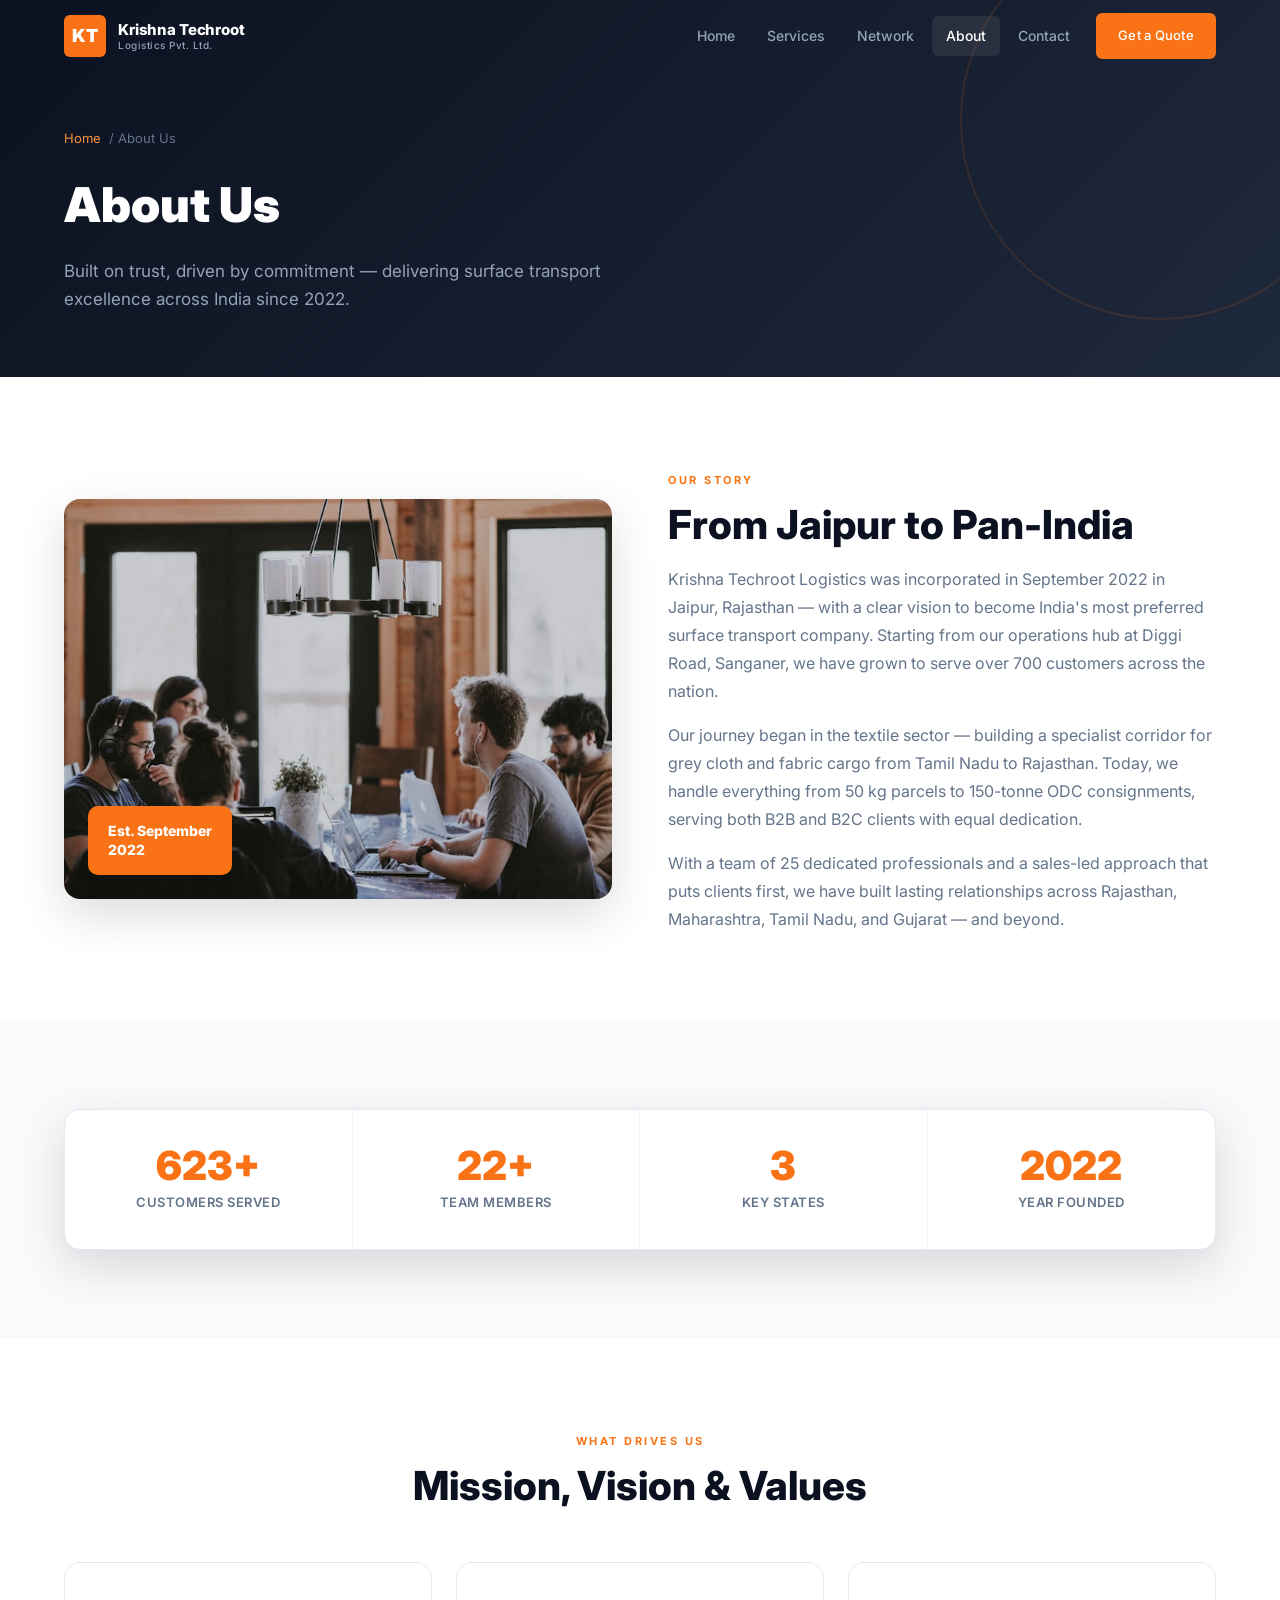
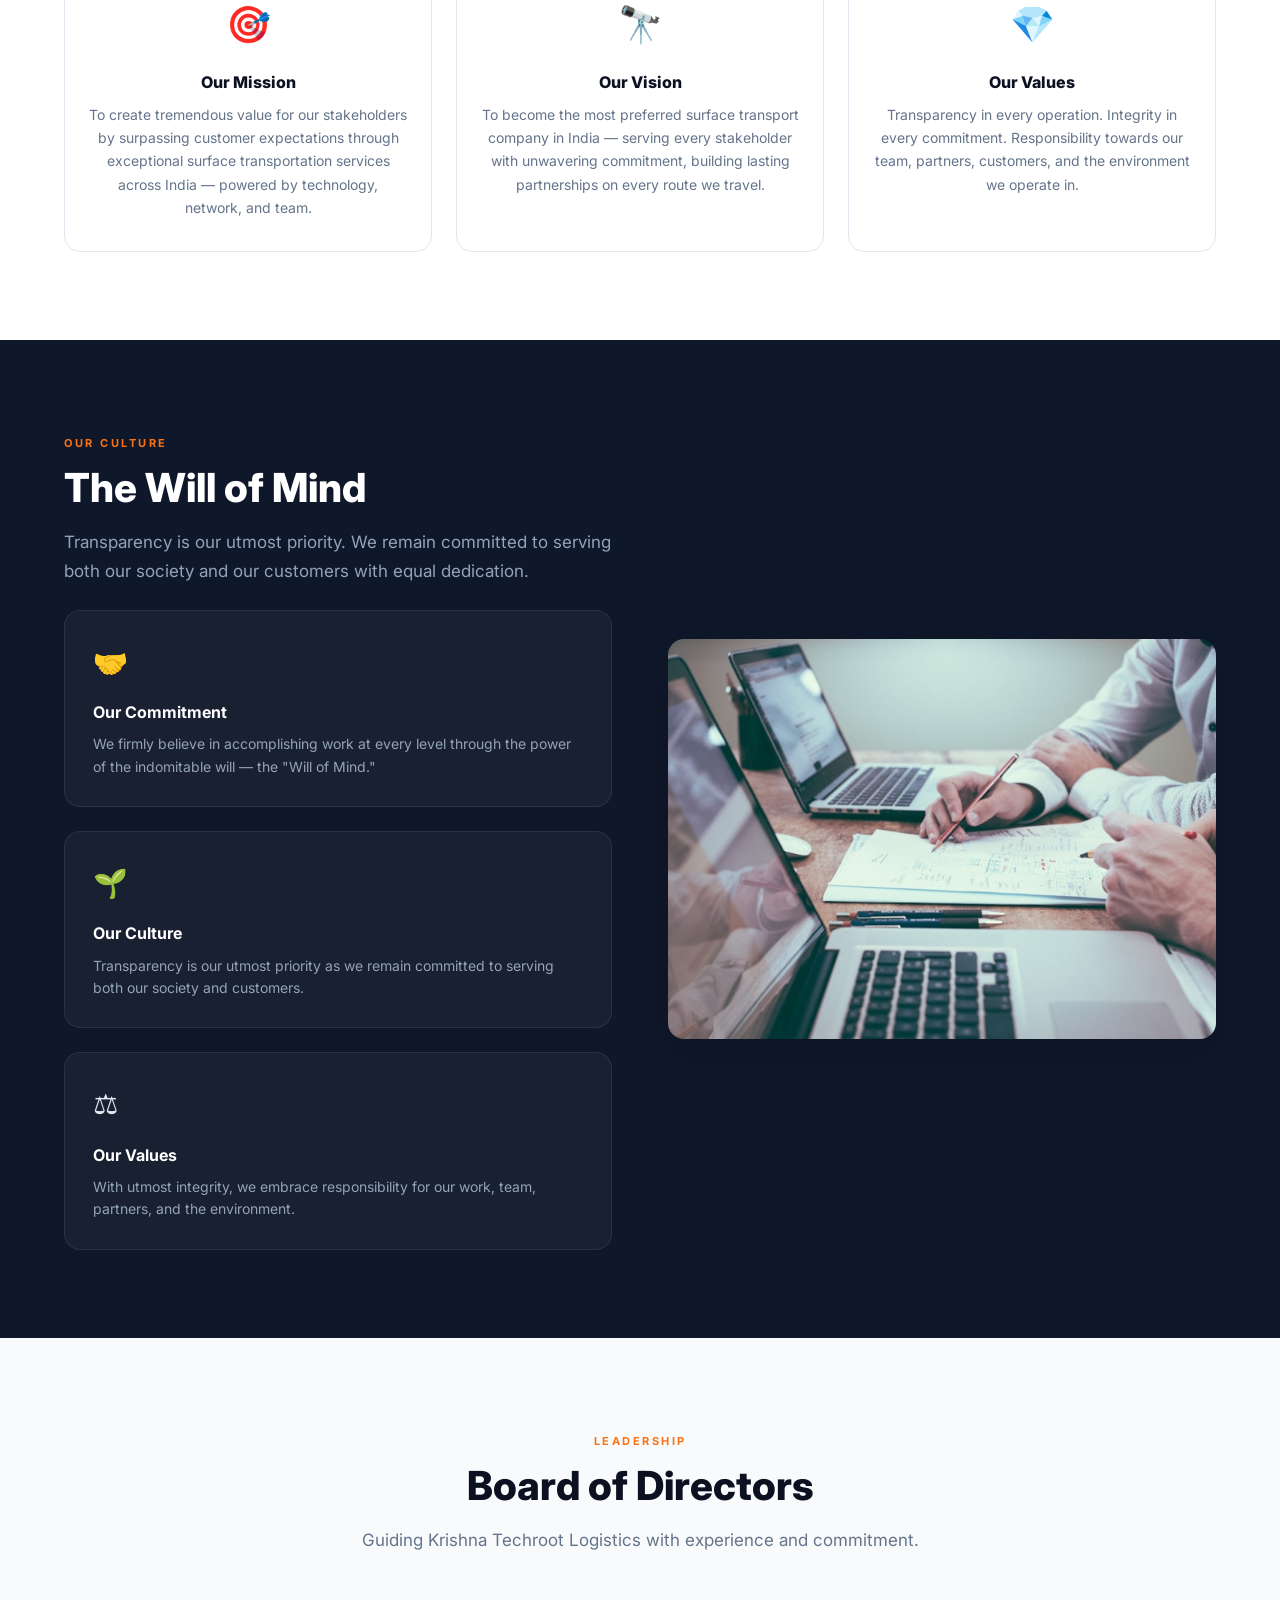
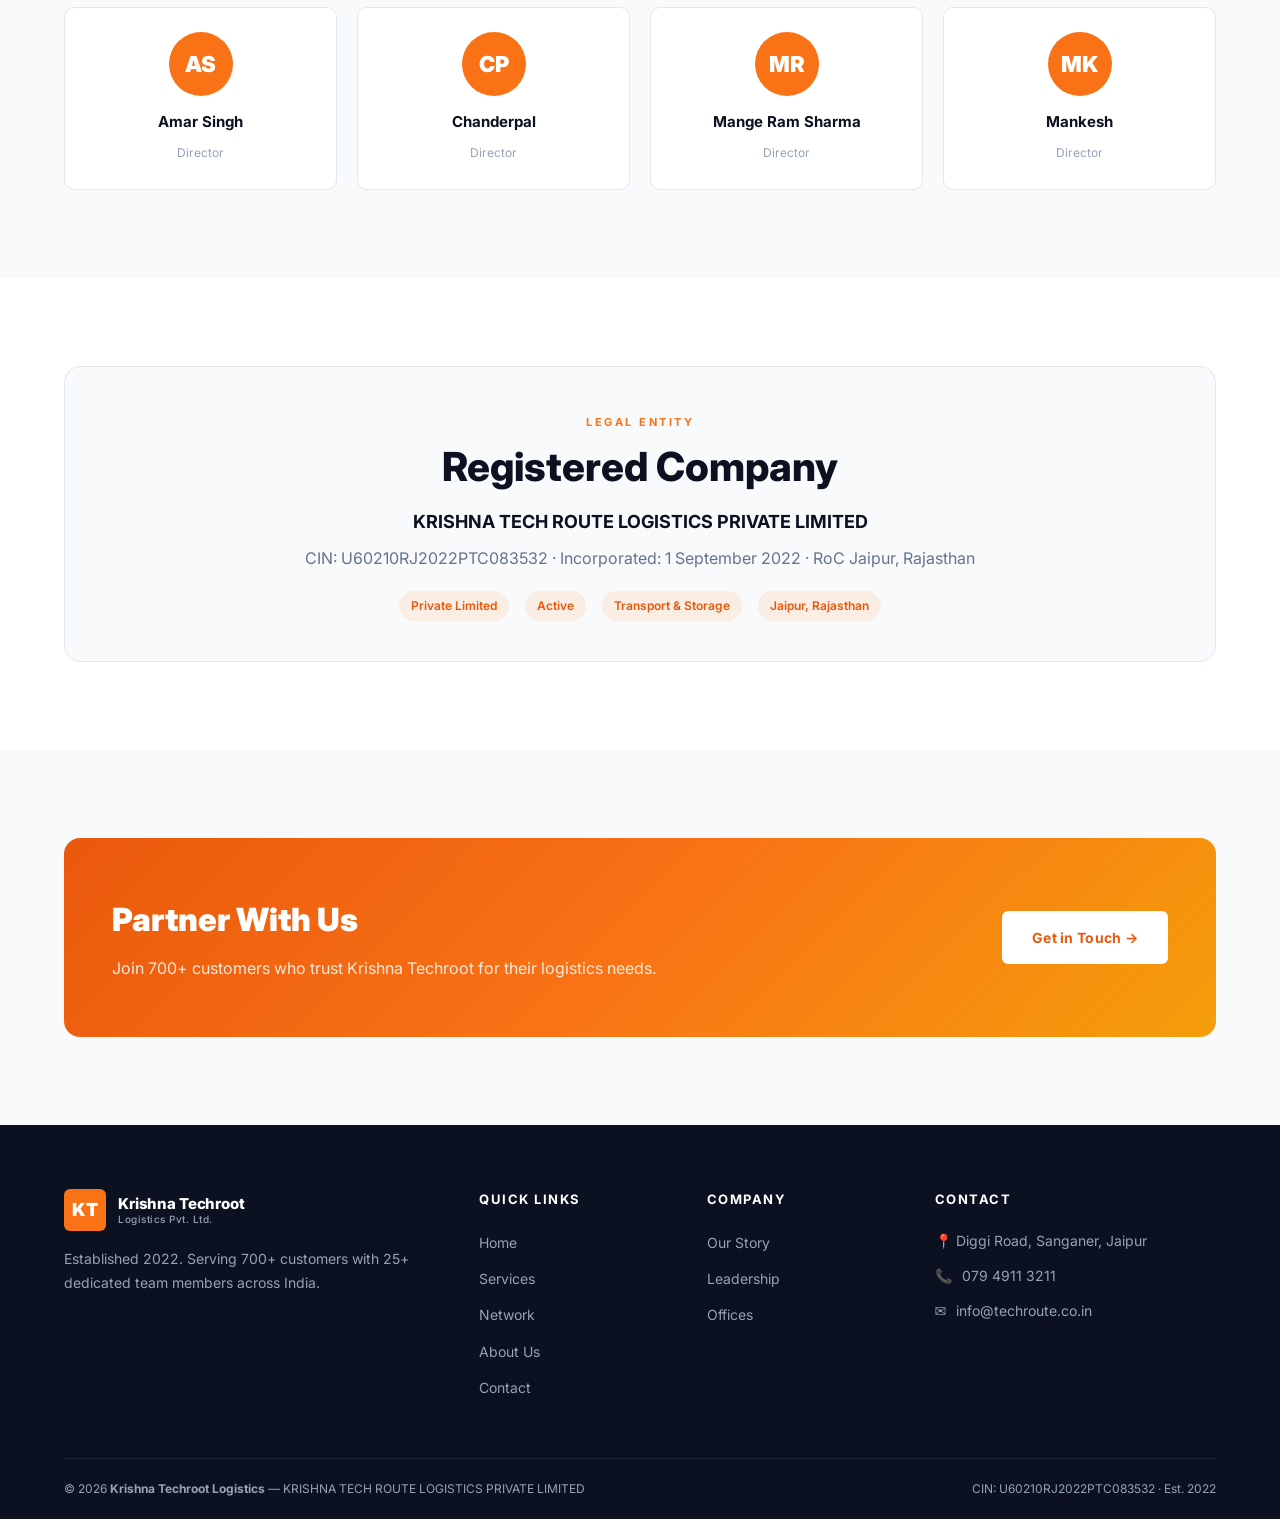
<file: krishna-techroot-logistics/about.html>
<!DOCTYPE html>
<html lang="en">
<head>
  <meta charset="UTF-8">
  <meta name="viewport" content="width=device-width, initial-scale=1.0">
  <title>About Us | Krishna Techroot Logistics</title>
  <meta name="description" content="Krishna Techroot Logistics — established 2022 in Jaipur. 25+ team members serving 700+ customers across India.">
  <link rel="preconnect" href="https://fonts.googleapis.com">
  <link rel="preconnect" href="https://fonts.gstatic.com" crossorigin>
  <link href="https://fonts.googleapis.com/css2?family=Inter:wght@400;500;600;700;800;900&display=swap" rel="stylesheet">
  <link rel="stylesheet" href="assets/css/main.css">
</head>
<body>
  <a href="#main" class="skip-link">Skip to main content</a>

  <header class="site-header scrolled">
    <div class="container header-inner">
      <a href="index.html" class="logo">
        <div class="logo-icon">KT</div>
        <div class="logo-text"><span class="name">Krishna Techroot</span><span class="tag">Logistics Pvt. Ltd.</span></div>
      </a>
      <nav class="nav-desktop" aria-label="Main navigation">
        <a href="index.html">Home</a>
        <a href="services.html">Services</a>
        <a href="network.html">Network</a>
        <a href="about.html" class="active">About</a>
        <a href="contact.html">Contact</a>
        <a href="contact.html#quote" class="btn btn-primary">Get a Quote</a>
      </nav>
      <button class="menu-toggle" aria-label="Open menu" aria-expanded="false"><span></span><span></span><span></span></button>
    </div>
  </header>

  <nav class="mobile-nav" id="mobile-nav" aria-label="Mobile navigation">
    <a href="index.html">Home</a>
    <a href="services.html">Services</a>
    <a href="network.html">Network</a>
    <a href="about.html" class="active">About</a>
    <a href="contact.html">Contact</a>
    <a href="contact.html#quote" class="btn btn-primary" style="margin-top:12px;text-align:center;">Get a Quote</a>
  </nav>

  <main id="main">
    <div class="page-hero">
      <div class="container">
        <div class="breadcrumb"><a href="index.html">Home</a> / About Us</div>
        <h1>About Us</h1>
        <p>Built on trust, driven by commitment — delivering surface transport excellence across India since 2022.</p>
      </div>
    </div>

    <!-- Story -->
    <section class="section">
      <div class="container">
        <div class="about-grid fade-up">
          <div class="about-img">
            <img src="assets/images/team.jpg" alt="Krishna Techroot Logistics operations" loading="lazy">
            <div class="about-img-badge">Est. September<br>2022</div>
          </div>
          <div>
            <span class="section-label">Our Story</span>
            <h2 class="section-title">From Jaipur to Pan-India</h2>
            <p style="margin-bottom:16px;color:var(--slate-500);line-height:1.75;">Krishna Techroot Logistics was incorporated in September 2022 in Jaipur, Rajasthan — with a clear vision to become India's most preferred surface transport company. Starting from our operations hub at Diggi Road, Sanganer, we have grown to serve over 700 customers across the nation.</p>
            <p style="margin-bottom:16px;color:var(--slate-500);line-height:1.75;">Our journey began in the textile sector — building a specialist corridor for grey cloth and fabric cargo from Tamil Nadu to Rajasthan. Today, we handle everything from 50 kg parcels to 150-tonne ODC consignments, serving both B2B and B2C clients with equal dedication.</p>
            <p style="color:var(--slate-500);line-height:1.75;">With a team of 25 dedicated professionals and a sales-led approach that puts clients first, we have built lasting relationships across Rajasthan, Maharashtra, Tamil Nadu, and Gujarat — and beyond.</p>
          </div>
        </div>
      </div>
    </section>

    <!-- Numbers -->
    <section class="section section-light">
      <div class="container">
        <div class="stats-grid fade-up" style="margin-top:0;">
          <div class="stat-item">
            <div class="stat-num" data-count="700" data-suffix="+">0</div>
            <div class="stat-label">Customers Served</div>
          </div>
          <div class="stat-item">
            <div class="stat-num" data-count="25" data-suffix="+">0</div>
            <div class="stat-label">Team Members</div>
          </div>
          <div class="stat-item">
            <div class="stat-num" data-count="4" data-suffix="">0</div>
            <div class="stat-label">Key States</div>
          </div>
          <div class="stat-item">
            <div class="stat-num">2022</div>
            <div class="stat-label">Year Founded</div>
          </div>
        </div>
      </div>
    </section>

    <!-- Mission Vision Values -->
    <section class="section">
      <div class="container">
        <div class="section-header center fade-up">
          <span class="section-label">What Drives Us</span>
          <h2 class="section-title">Mission, Vision &amp; Values</h2>
        </div>
        <div class="values-grid fade-up">
          <div class="value-card">
            <div class="value-icon">🎯</div>
            <h3>Our Mission</h3>
            <p>To create tremendous value for our stakeholders by surpassing customer expectations through exceptional surface transportation services across India — powered by technology, network, and team.</p>
          </div>
          <div class="value-card">
            <div class="value-icon">🔭</div>
            <h3>Our Vision</h3>
            <p>To become the most preferred surface transport company in India — serving every stakeholder with unwavering commitment, building lasting partnerships on every route we travel.</p>
          </div>
          <div class="value-card">
            <div class="value-icon">💎</div>
            <h3>Our Values</h3>
            <p>Transparency in every operation. Integrity in every commitment. Responsibility towards our team, partners, customers, and the environment we operate in.</p>
          </div>
        </div>
      </div>
    </section>

    <!-- Culture -->
    <section class="section section-dark">
      <div class="container">
        <div class="about-grid fade-up">
          <div>
            <span class="section-label">Our Culture</span>
            <h2 class="section-title">The Will of Mind</h2>
            <p class="section-desc" style="margin-bottom:24px;">Transparency is our utmost priority. We remain committed to serving both our society and our customers with equal dedication.</p>
            <div class="features-grid" style="grid-template-columns:1fr;">
              <div class="feature-card">
                <div class="feature-icon">🤝</div>
                <h3>Our Commitment</h3>
                <p>We firmly believe in accomplishing work at every level through the power of the indomitable will — the "Will of Mind."</p>
              </div>
              <div class="feature-card">
                <div class="feature-icon">🌱</div>
                <h3>Our Culture</h3>
                <p>Transparency is our utmost priority as we remain committed to serving both our society and customers.</p>
              </div>
              <div class="feature-card">
                <div class="feature-icon">⚖️</div>
                <h3>Our Values</h3>
                <p>With utmost integrity, we embrace responsibility for our work, team, partners, and the environment.</p>
              </div>
            </div>
          </div>
          <div class="about-img">
            <img src="assets/images/office.jpg" alt="Krishna Techroot team and culture" loading="lazy">
          </div>
        </div>
      </div>
    </section>

    <!-- Leadership -->
    <section class="section section-light">
      <div class="container">
        <div class="section-header center fade-up">
          <span class="section-label">Leadership</span>
          <h2 class="section-title">Board of Directors</h2>
          <p class="section-desc">Guiding Krishna Techroot Logistics with experience and commitment.</p>
        </div>
        <div class="directors-grid fade-up">
          <div class="director-card" style="background:white;border:1px solid var(--slate-200);">
            <div class="director-avatar">AS</div>
            <h4 style="color:var(--navy-900);">Amar Singh</h4>
            <span>Director</span>
          </div>
          <div class="director-card" style="background:white;border:1px solid var(--slate-200);">
            <div class="director-avatar">CP</div>
            <h4 style="color:var(--navy-900);">Chanderpal</h4>
            <span>Director</span>
          </div>
          <div class="director-card" style="background:white;border:1px solid var(--slate-200);">
            <div class="director-avatar">MR</div>
            <h4 style="color:var(--navy-900);">Mange Ram Sharma</h4>
            <span>Director</span>
          </div>
          <div class="director-card" style="background:white;border:1px solid var(--slate-200);">
            <div class="director-avatar">MK</div>
            <h4 style="color:var(--navy-900);">Mankesh</h4>
            <span>Director</span>
          </div>
        </div>
      </div>
    </section>

    <!-- Legal -->
    <section class="section">
      <div class="container fade-up">
        <div style="background:var(--slate-50);border:1px solid var(--slate-200);border-radius:var(--radius-lg);padding:40px;text-align:center;">
          <span class="section-label">Legal Entity</span>
          <h2 class="section-title" style="margin-bottom:16px;">Registered Company</h2>
          <p style="font-size:18px;font-weight:700;color:var(--navy-900);margin-bottom:8px;">KRISHNA TECH ROUTE LOGISTICS PRIVATE LIMITED</p>
          <p style="color:var(--slate-500);margin-bottom:20px;">CIN: U60210RJ2022PTC083532 · Incorporated: 1 September 2022 · RoC Jaipur, Rajasthan</p>
          <div style="display:flex;gap:16px;justify-content:center;flex-wrap:wrap;">
            <span class="service-tag">Private Limited</span>
            <span class="service-tag">Active</span>
            <span class="service-tag">Transport &amp; Storage</span>
            <span class="service-tag">Jaipur, Rajasthan</span>
          </div>
        </div>
      </div>
    </section>

    <section class="section section-light">
      <div class="container fade-up">
        <div class="cta-banner">
          <div>
            <h2>Partner With Us</h2>
            <p>Join 700+ customers who trust Krishna Techroot for their logistics needs.</p>
          </div>
          <a href="contact.html#quote" class="btn">Get in Touch →</a>
        </div>
      </div>
    </section>
  </main>

  <footer class="site-footer">
    <div class="container">
      <div class="footer-grid">
        <div class="footer-brand">
          <a href="index.html" class="logo"><div class="logo-icon">KT</div><div class="logo-text"><span class="name">Krishna Techroot</span><span class="tag">Logistics Pvt. Ltd.</span></div></a>
          <p>Established 2022. Serving 700+ customers with 25+ dedicated team members across India.</p>
        </div>
        <div class="footer-col"><h4>Quick Links</h4><ul><li><a href="index.html">Home</a></li><li><a href="services.html">Services</a></li><li><a href="network.html">Network</a></li><li><a href="about.html">About Us</a></li><li><a href="contact.html">Contact</a></li></ul></div>
        <div class="footer-col"><h4>Company</h4><ul><li><a href="about.html">Our Story</a></li><li><a href="about.html">Leadership</a></li><li><a href="network.html">Offices</a></li></ul></div>
        <div class="footer-col"><h4>Contact</h4><div class="footer-contact-item">📍 Diggi Road, Sanganer, Jaipur</div><div class="footer-contact-item">📞 <a href="tel:+9107949113211">079 4911 3211</a></div><div class="footer-contact-item">✉️ <a href="mailto:info@techroute.co.in">info@techroute.co.in</a></div></div>
      </div>
      <div class="footer-bottom">
        <span>© 2026 <strong>Krishna Techroot Logistics</strong> — KRISHNA TECH ROUTE LOGISTICS PRIVATE LIMITED</span>
        <span>CIN: U60210RJ2022PTC083532 · Est. 2022</span>
      </div>
    </div>
  </footer>
  <script src="assets/js/main.js"></script>
</body>
</html>
</file>
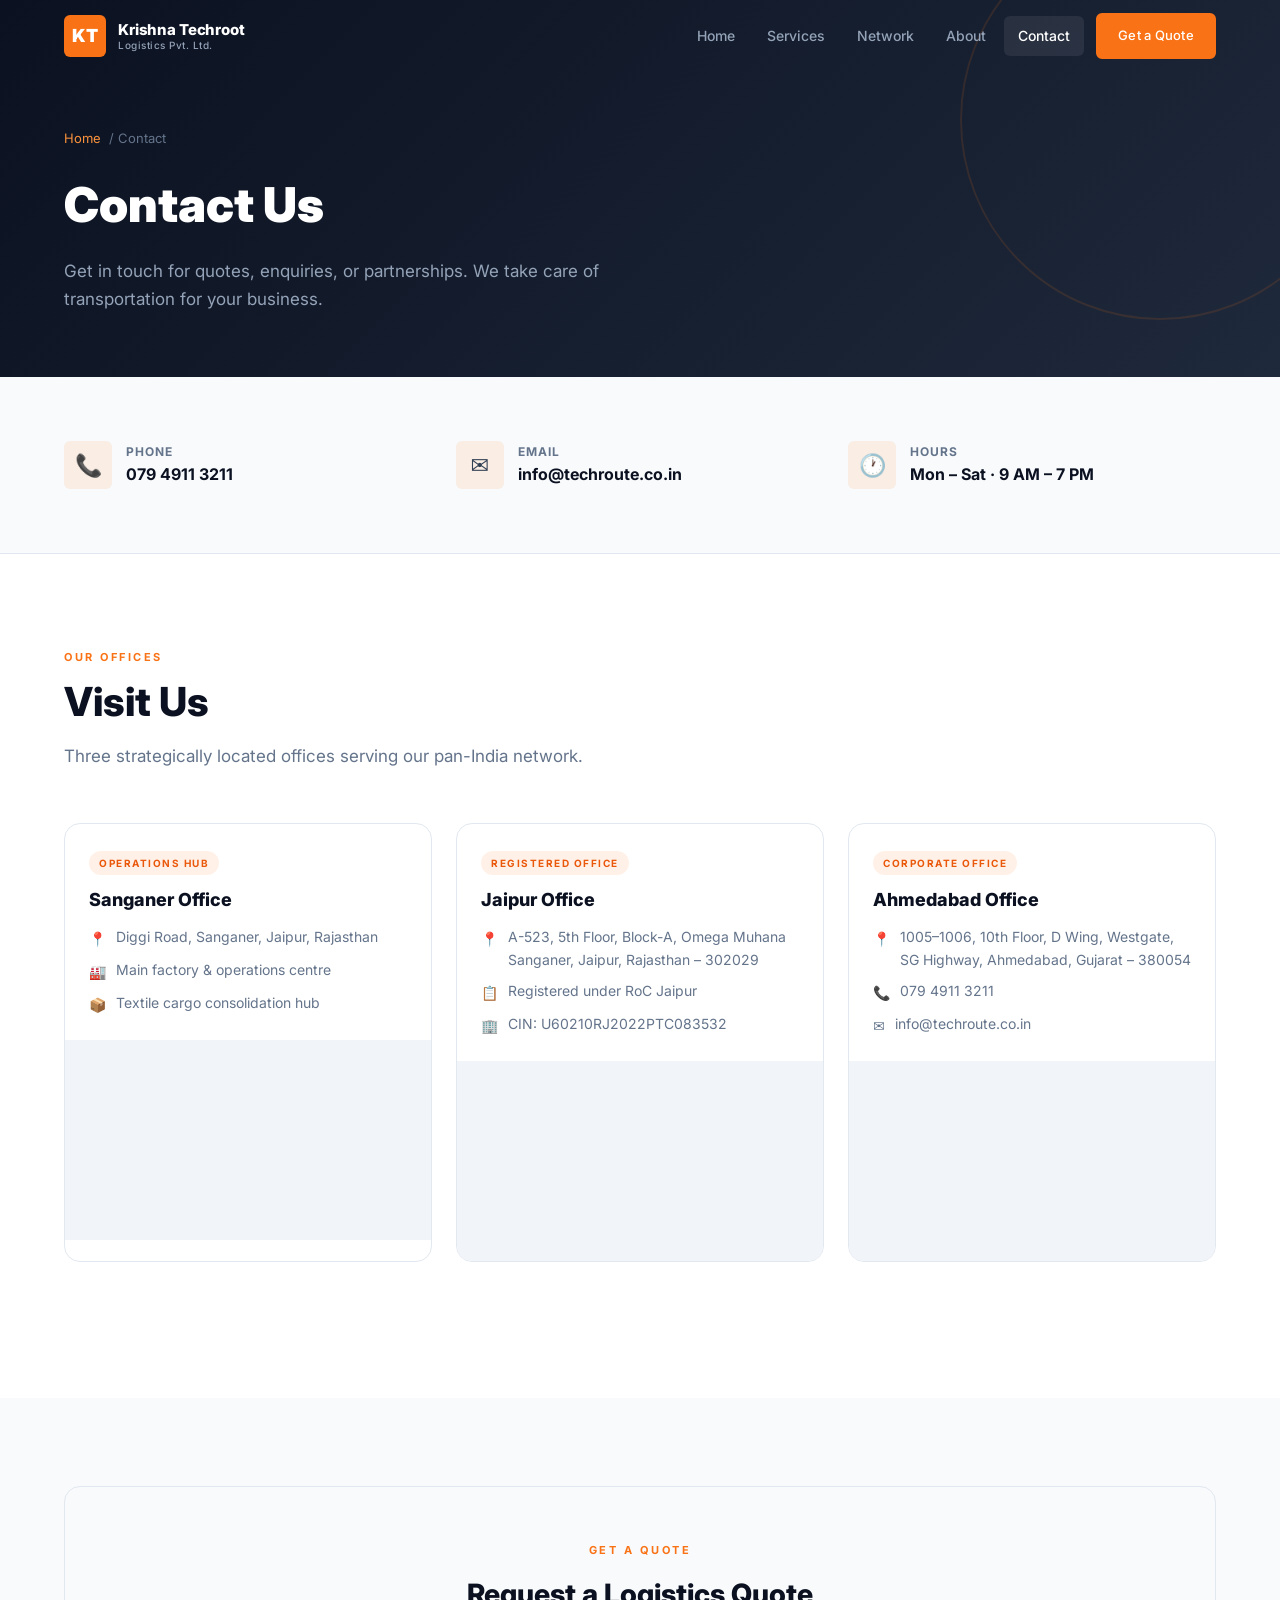
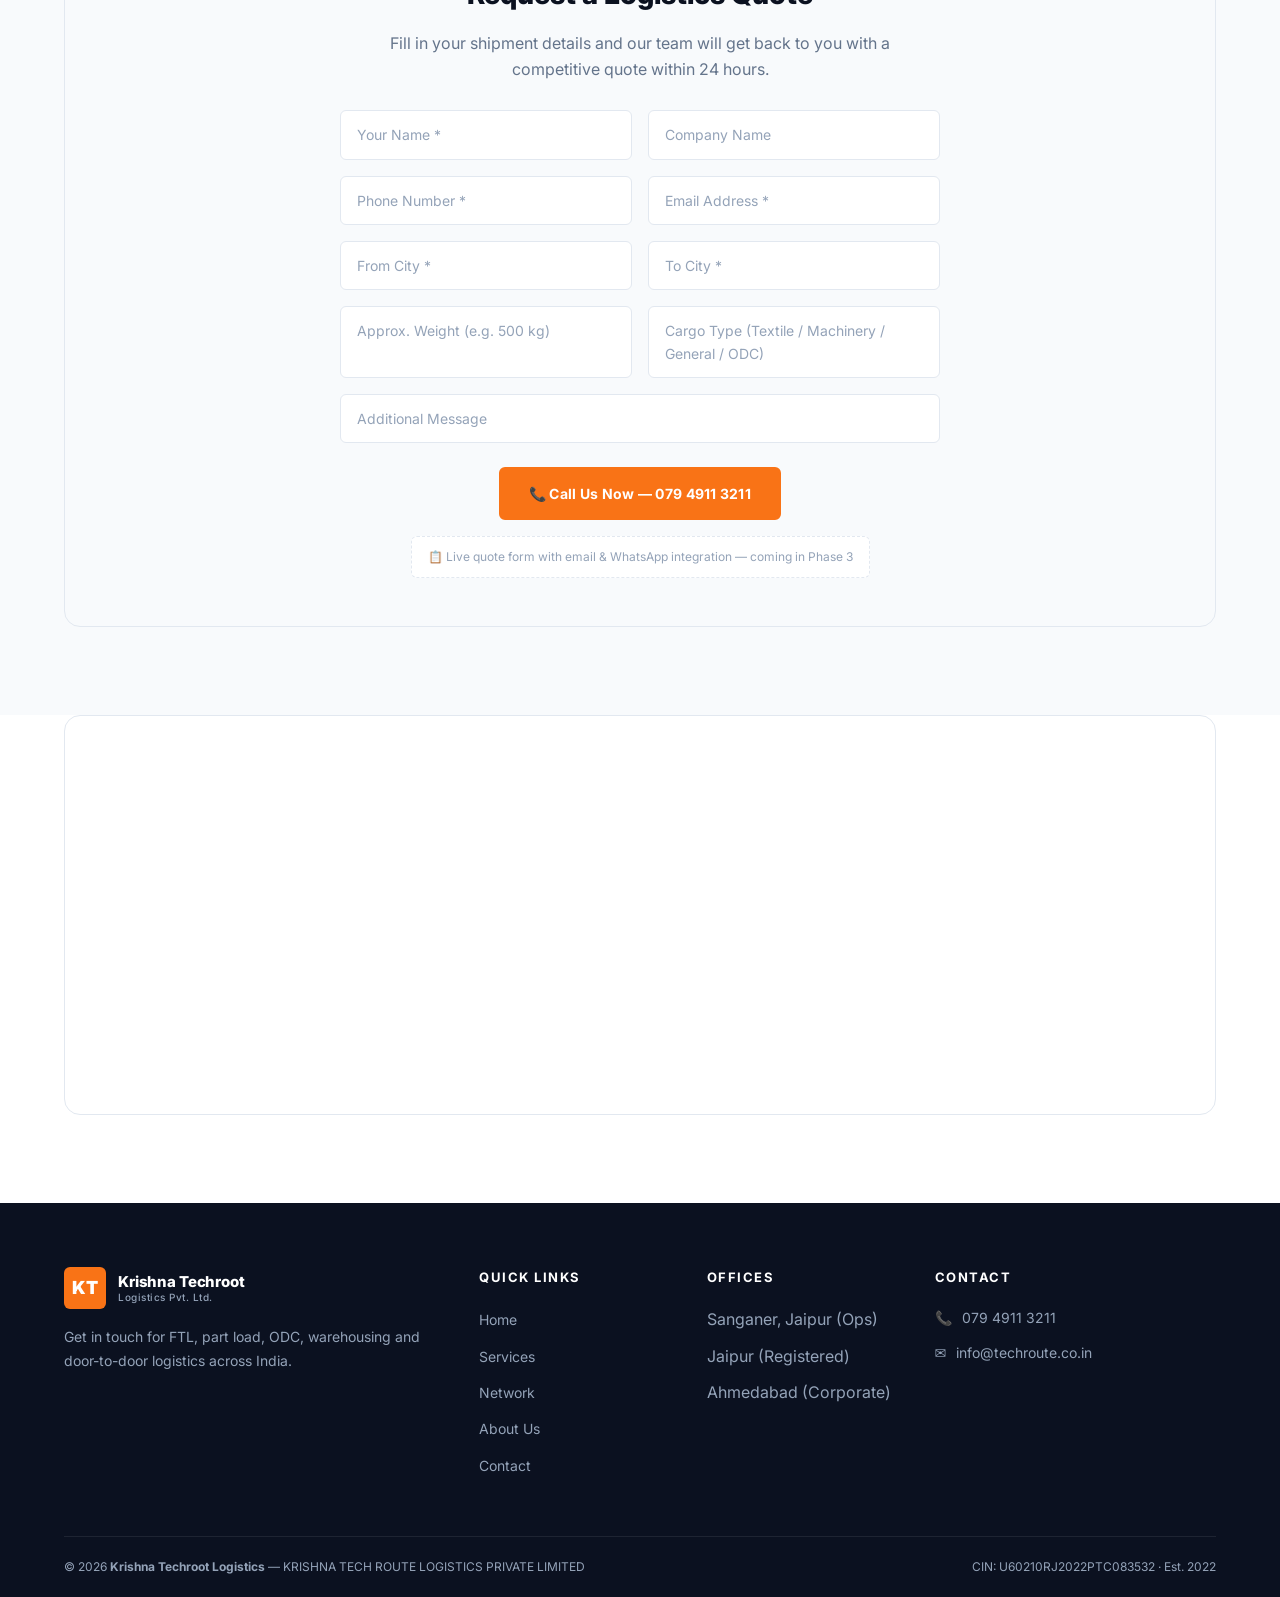
<file: krishna-techroot-logistics/contact.html>
<!DOCTYPE html>
<html lang="en">
<head>
  <meta charset="UTF-8">
  <meta name="viewport" content="width=device-width, initial-scale=1.0">
  <title>Contact Us | Krishna Techroot Logistics</title>
  <meta name="description" content="Contact Krishna Techroot Logistics. Offices in Sanganer Jaipur and Ahmedabad. Enquire about FTL, part load and ODC services.">
  <link rel="preconnect" href="https://fonts.googleapis.com">
  <link rel="preconnect" href="https://fonts.gstatic.com" crossorigin>
  <link href="https://fonts.googleapis.com/css2?family=Inter:wght@400;500;600;700;800;900&display=swap" rel="stylesheet">
  <link rel="stylesheet" href="assets/css/main.css">
</head>
<body>
  <a href="#main" class="skip-link">Skip to main content</a>

  <header class="site-header scrolled">
    <div class="container header-inner">
      <a href="index.html" class="logo">
        <div class="logo-icon">KT</div>
        <div class="logo-text"><span class="name">Krishna Techroot</span><span class="tag">Logistics Pvt. Ltd.</span></div>
      </a>
      <nav class="nav-desktop" aria-label="Main navigation">
        <a href="index.html">Home</a>
        <a href="services.html">Services</a>
        <a href="network.html">Network</a>
        <a href="about.html">About</a>
        <a href="contact.html" class="active">Contact</a>
        <a href="contact.html#quote" class="btn btn-primary">Get a Quote</a>
      </nav>
      <button class="menu-toggle" aria-label="Open menu" aria-expanded="false"><span></span><span></span><span></span></button>
    </div>
  </header>

  <nav class="mobile-nav" id="mobile-nav" aria-label="Mobile navigation">
    <a href="index.html">Home</a>
    <a href="services.html">Services</a>
    <a href="network.html">Network</a>
    <a href="about.html">About</a>
    <a href="contact.html" class="active">Contact</a>
    <a href="contact.html#quote" class="btn btn-primary" style="margin-top:12px;text-align:center;">Get a Quote</a>
  </nav>

  <main id="main">
    <div class="page-hero">
      <div class="container">
        <div class="breadcrumb"><a href="index.html">Home</a> / Contact</div>
        <h1>Contact Us</h1>
        <p>Get in touch for quotes, enquiries, or partnerships. We take care of transportation for your business.</p>
      </div>
    </div>

    <!-- Quick contact bar -->
    <section class="section-sm" style="background:var(--slate-50);border-bottom:1px solid var(--slate-200);">
      <div class="container">
        <div style="display:grid;grid-template-columns:repeat(auto-fit,minmax(220px,1fr));gap:24px;" class="fade-up">
          <div style="display:flex;gap:14px;align-items:center;">
            <div style="width:48px;height:48px;background:rgba(249,115,22,.1);border-radius:var(--radius-sm);display:flex;align-items:center;justify-content:center;font-size:22px;">📞</div>
            <div>
              <div style="font-size:12px;font-weight:700;color:var(--slate-500);text-transform:uppercase;letter-spacing:1px;">Phone</div>
              <a href="tel:+9107949113211" style="font-size:16px;font-weight:700;color:var(--navy-900);">079 4911 3211</a>
            </div>
          </div>
          <div style="display:flex;gap:14px;align-items:center;">
            <div style="width:48px;height:48px;background:rgba(249,115,22,.1);border-radius:var(--radius-sm);display:flex;align-items:center;justify-content:center;font-size:22px;">✉️</div>
            <div>
              <div style="font-size:12px;font-weight:700;color:var(--slate-500);text-transform:uppercase;letter-spacing:1px;">Email</div>
              <a href="mailto:info@techroute.co.in" style="font-size:16px;font-weight:700;color:var(--navy-900);">info@techroute.co.in</a>
            </div>
          </div>
          <div style="display:flex;gap:14px;align-items:center;">
            <div style="width:48px;height:48px;background:rgba(249,115,22,.1);border-radius:var(--radius-sm);display:flex;align-items:center;justify-content:center;font-size:22px;">🕐</div>
            <div>
              <div style="font-size:12px;font-weight:700;color:var(--slate-500);text-transform:uppercase;letter-spacing:1px;">Hours</div>
              <span style="font-size:16px;font-weight:700;color:var(--navy-900);">Mon – Sat · 9 AM – 7 PM</span>
            </div>
          </div>
        </div>
      </div>
    </section>

    <!-- Offices -->
    <section class="section">
      <div class="container">
        <div class="section-header fade-up">
          <span class="section-label">Our Offices</span>
          <h2 class="section-title">Visit Us</h2>
          <p class="section-desc">Three strategically located offices serving our pan-India network.</p>
        </div>
        <div class="offices-grid fade-up">
          <div class="office-card">
            <div class="office-card-header">
              <span class="office-type">Operations Hub</span>
              <h3>Sanganer Office</h3>
              <div class="office-detail"><span class="icon">📍</span><span>Diggi Road, Sanganer, Jaipur, Rajasthan</span></div>
              <div class="office-detail"><span class="icon">🏭</span><span>Main factory &amp; operations centre</span></div>
              <div class="office-detail"><span class="icon">📦</span><span>Textile cargo consolidation hub</span></div>
            </div>
            <div class="office-map">
              <iframe src="https://maps.google.com/maps?q=Diggi+Road+Sanganer+Jaipur&output=embed" loading="lazy" title="Sanganer operations hub map"></iframe>
            </div>
          </div>
          <div class="office-card">
            <div class="office-card-header">
              <span class="office-type">Registered Office</span>
              <h3>Jaipur Office</h3>
              <div class="office-detail"><span class="icon">📍</span><span>A-523, 5th Floor, Block-A, Omega Muhana Sanganer, Jaipur, Rajasthan – 302029</span></div>
              <div class="office-detail"><span class="icon">📋</span><span>Registered under RoC Jaipur</span></div>
              <div class="office-detail"><span class="icon">🏢</span><span>CIN: U60210RJ2022PTC083532</span></div>
            </div>
            <div class="office-map">
              <iframe src="https://maps.google.com/maps?q=Omega+Muhana+Sanganer+Jaipur&output=embed" loading="lazy" title="Jaipur registered office map"></iframe>
            </div>
          </div>
          <div class="office-card">
            <div class="office-card-header">
              <span class="office-type">Corporate Office</span>
              <h3>Ahmedabad Office</h3>
              <div class="office-detail"><span class="icon">📍</span><span>1005–1006, 10th Floor, D Wing, Westgate, SG Highway, Ahmedabad, Gujarat – 380054</span></div>
              <div class="office-detail"><span class="icon">📞</span><span><a href="tel:+9107949113211">079 4911 3211</a></span></div>
              <div class="office-detail"><span class="icon">✉️</span><span><a href="mailto:info@techroute.co.in">info@techroute.co.in</a></span></div>
            </div>
            <div class="office-map">
              <iframe src="https://maps.google.com/maps?q=Westgate+SG+Highway+Ahmedabad&output=embed" loading="lazy" title="Ahmedabad corporate office map"></iframe>
            </div>
          </div>
        </div>
      </div>
    </section>

    <!-- Quote Section -->
    <section class="section section-light" id="quote">
      <div class="container">
        <div class="quote-section fade-up">
          <span class="section-label">Get a Quote</span>
          <h2>Request a Logistics Quote</h2>
          <p>Fill in your shipment details and our team will get back to you with a competitive quote within 24 hours.</p>
          <div class="quote-placeholder">
            <div class="quote-field">Your Name *</div>
            <div class="quote-field">Company Name</div>
            <div class="quote-field">Phone Number *</div>
            <div class="quote-field">Email Address *</div>
            <div class="quote-field">From City *</div>
            <div class="quote-field">To City *</div>
            <div class="quote-field">Approx. Weight (e.g. 500 kg)</div>
            <div class="quote-field">Cargo Type (Textile / Machinery / General / ODC)</div>
            <div class="quote-field full">Additional Message</div>
          </div>
          <a href="tel:+9107949113211" class="btn btn-primary" style="margin-bottom:16px;">📞 Call Us Now — 079 4911 3211</a>
          <br>
          <span class="phase-note">📋 Live quote form with email &amp; WhatsApp integration — coming in Phase 3</span>
        </div>
      </div>
    </section>

    <!-- Large map -->
    <section class="section" style="padding-top:0;">
      <div class="container fade-up">
        <div style="border-radius:var(--radius-lg);overflow:hidden;border:1px solid var(--slate-200);height:400px;">
          <iframe
            src="https://maps.google.com/maps?q=Sanganer+Jaipur+Rajasthan&output=embed"
            width="100%" height="400"
            style="border:0;"
            loading="lazy"
            title="Krishna Techroot Logistics location map">
          </iframe>
        </div>
      </div>
    </section>
  </main>

  <footer class="site-footer">
    <div class="container">
      <div class="footer-grid">
        <div class="footer-brand">
          <a href="index.html" class="logo"><div class="logo-icon">KT</div><div class="logo-text"><span class="name">Krishna Techroot</span><span class="tag">Logistics Pvt. Ltd.</span></div></a>
          <p>Get in touch for FTL, part load, ODC, warehousing and door-to-door logistics across India.</p>
        </div>
        <div class="footer-col"><h4>Quick Links</h4><ul><li><a href="index.html">Home</a></li><li><a href="services.html">Services</a></li><li><a href="network.html">Network</a></li><li><a href="about.html">About Us</a></li><li><a href="contact.html">Contact</a></li></ul></div>
        <div class="footer-col"><h4>Offices</h4><ul><li>Sanganer, Jaipur (Ops)</li><li>Jaipur (Registered)</li><li>Ahmedabad (Corporate)</li></ul></div>
        <div class="footer-col"><h4>Contact</h4><div class="footer-contact-item">📞 <a href="tel:+9107949113211">079 4911 3211</a></div><div class="footer-contact-item">✉️ <a href="mailto:info@techroute.co.in">info@techroute.co.in</a></div></div>
      </div>
      <div class="footer-bottom">
        <span>© 2026 <strong>Krishna Techroot Logistics</strong> — KRISHNA TECH ROUTE LOGISTICS PRIVATE LIMITED</span>
        <span>CIN: U60210RJ2022PTC083532 · Est. 2022</span>
      </div>
    </div>
  </footer>
  <script src="assets/js/main.js"></script>
</body>
</html>
</file>
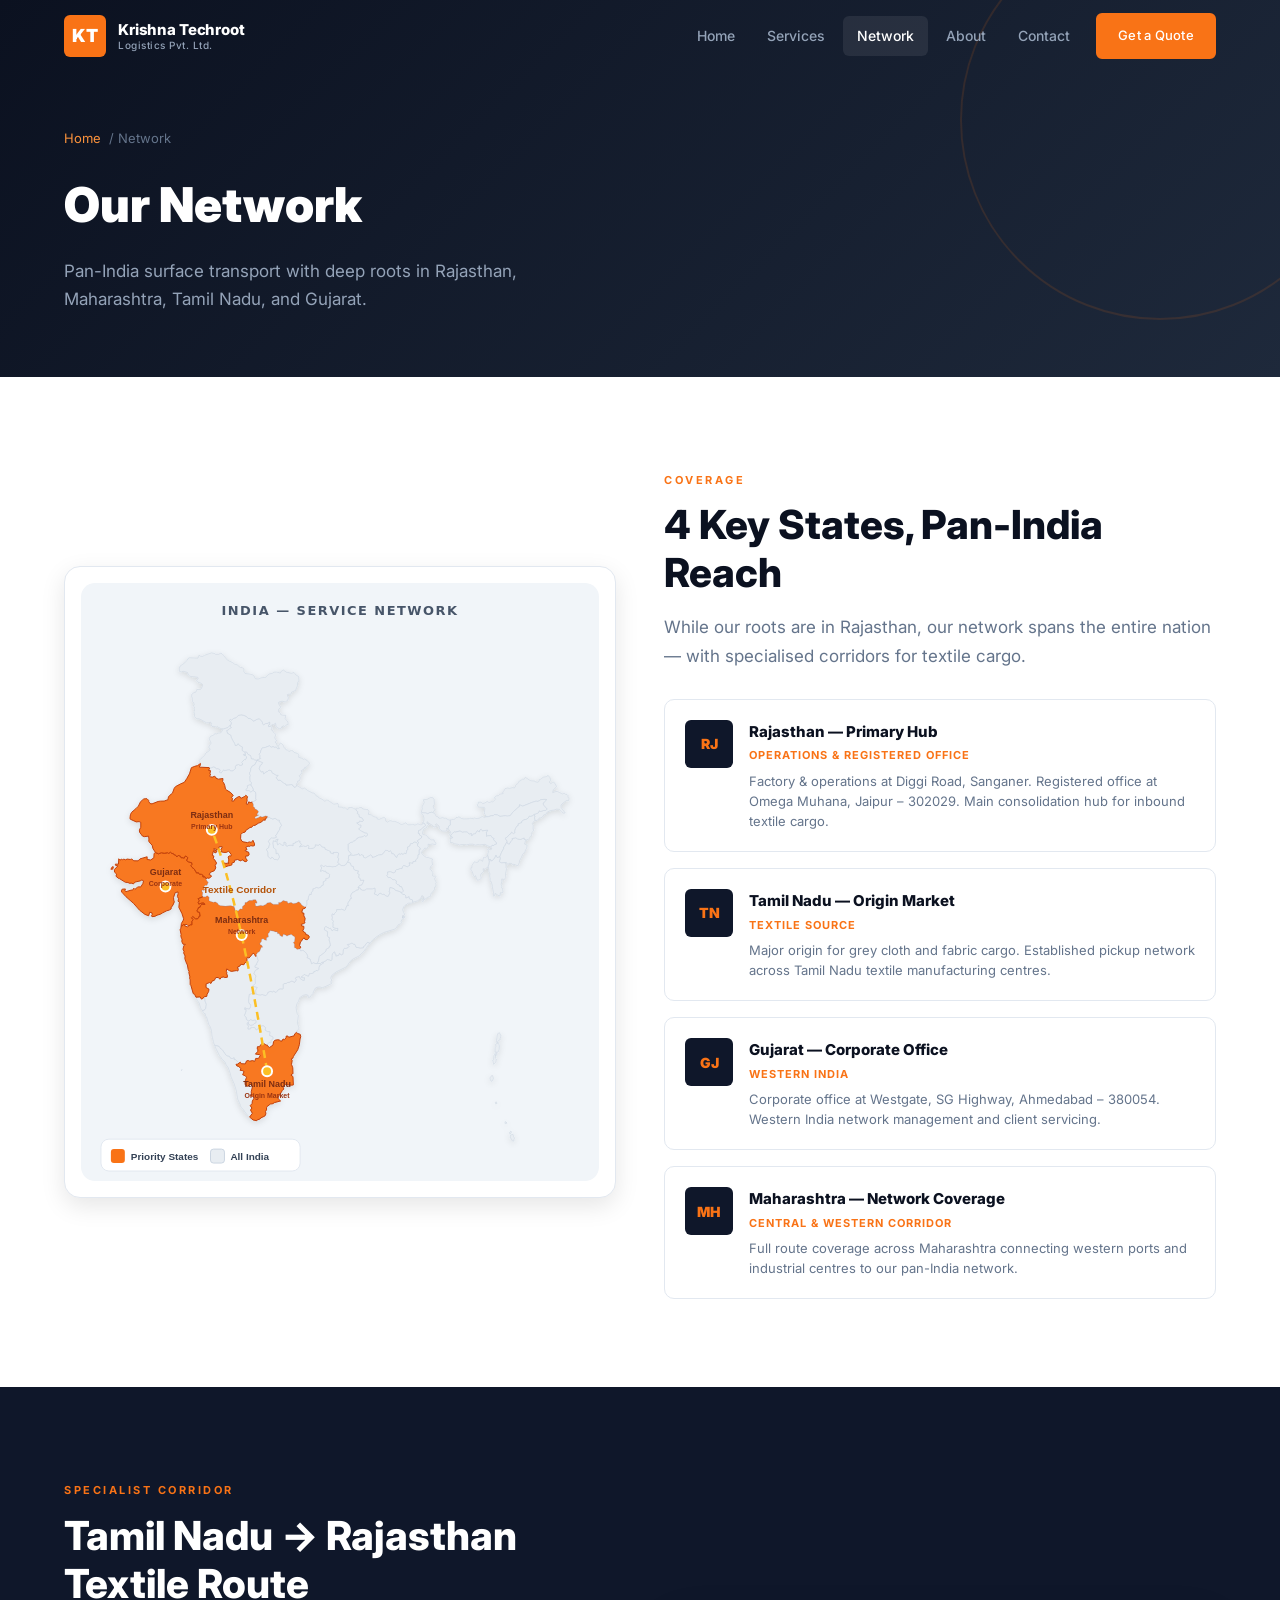
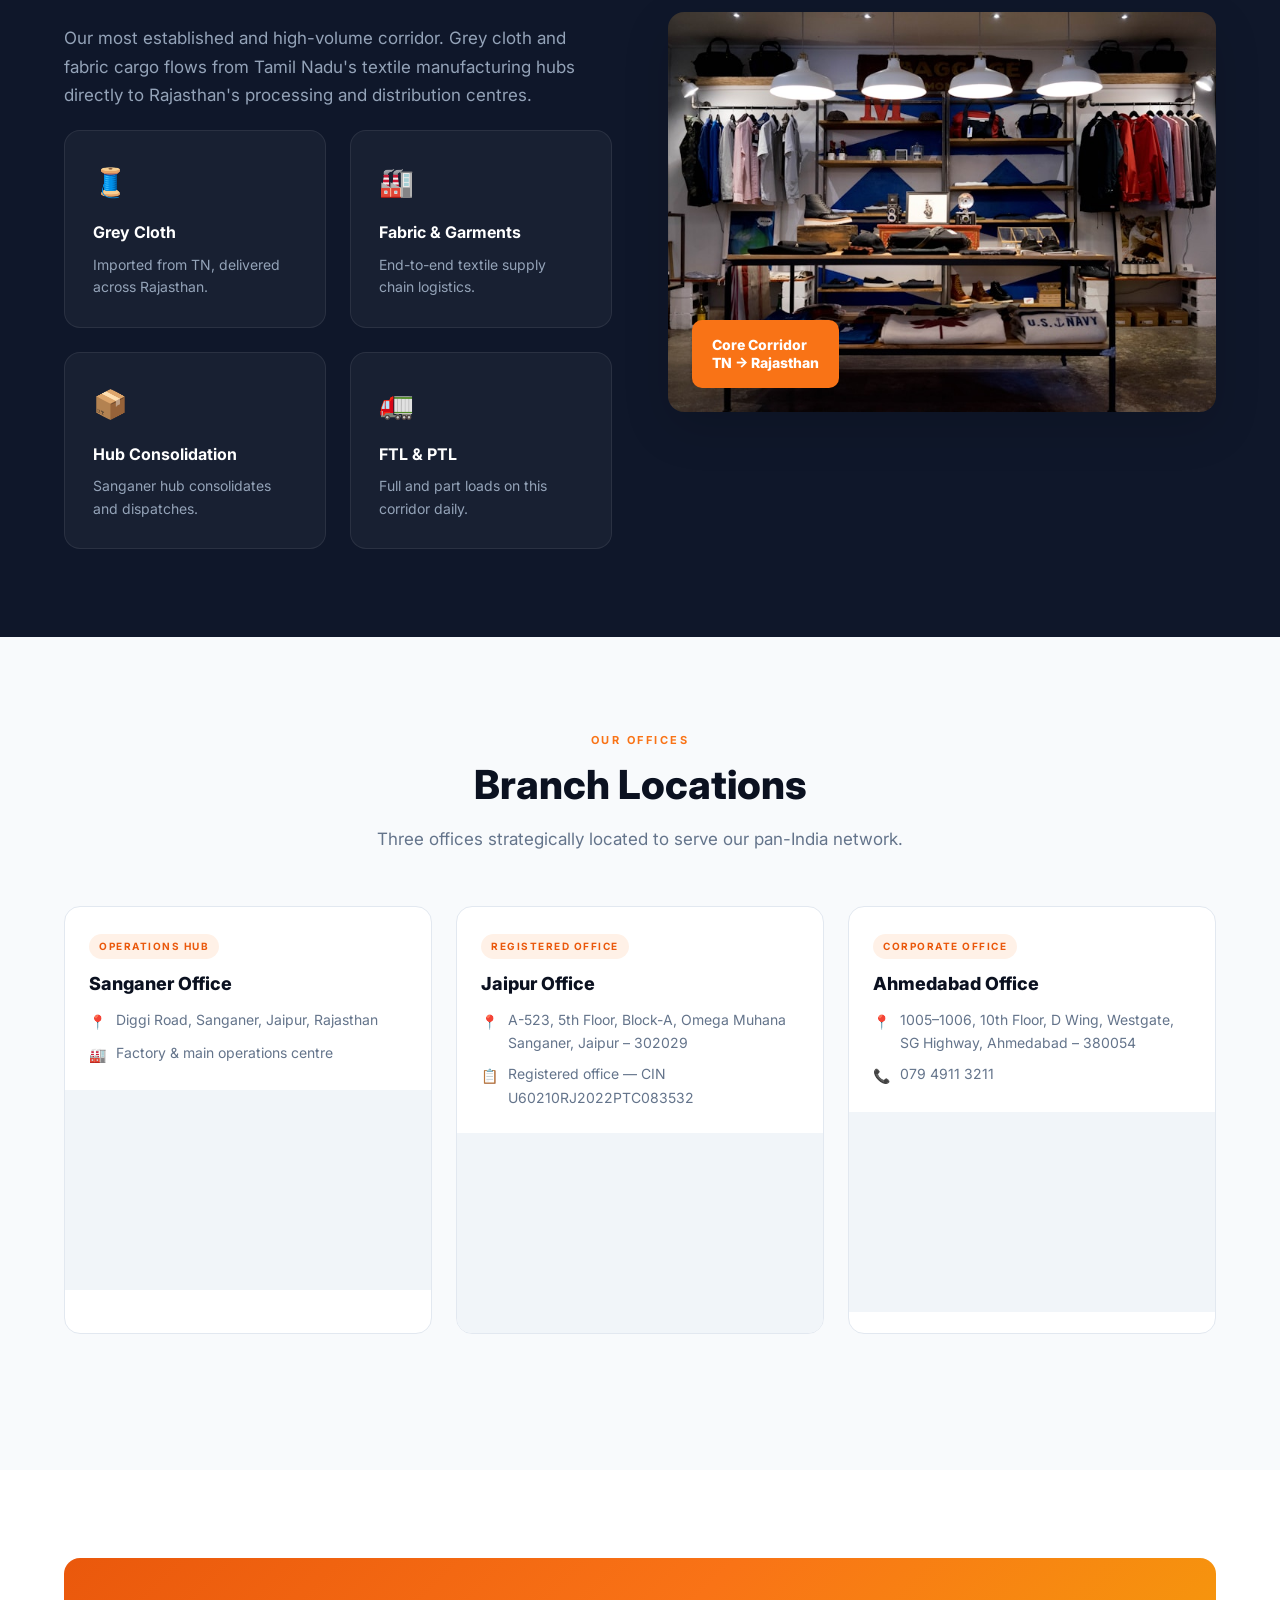
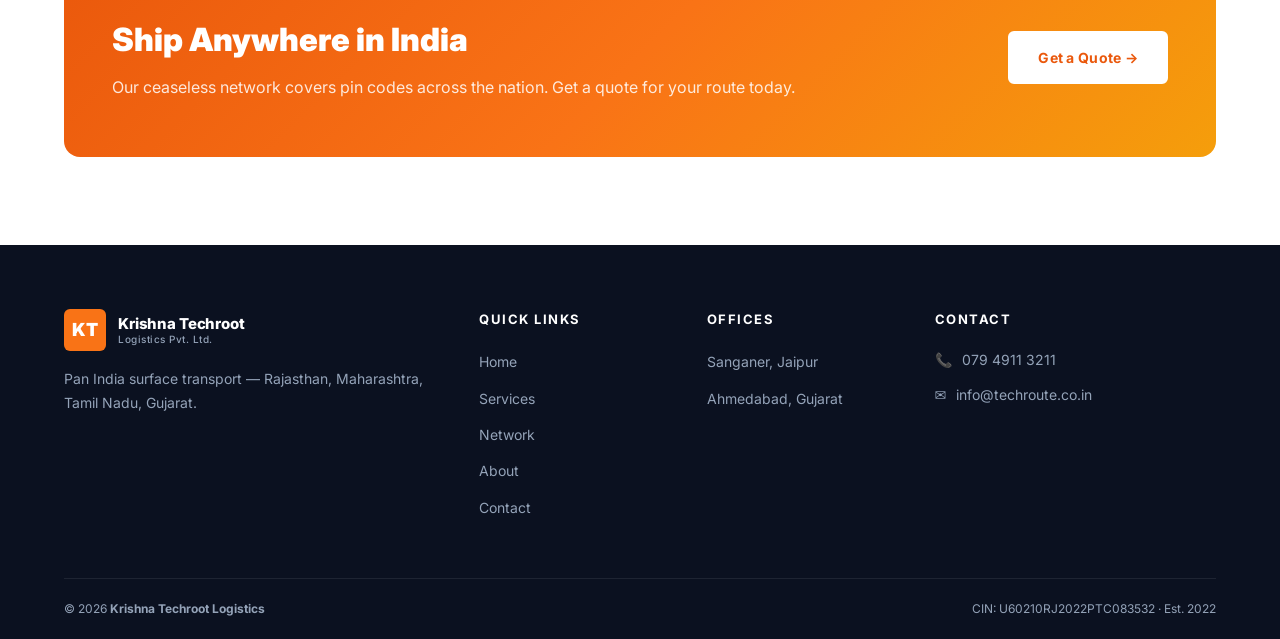
<file: krishna-techroot-logistics/network.html>
<!DOCTYPE html>
<html lang="en">
<head>
  <meta charset="UTF-8">
  <meta name="viewport" content="width=device-width, initial-scale=1.0">
  <title>Network &amp; Coverage | Krishna Techroot Logistics</title>
  <meta name="description" content="Pan-India surface transport network across Rajasthan, Maharashtra, Tamil Nadu and Gujarat. Textile corridor TN to Rajasthan.">
  <link rel="preconnect" href="https://fonts.googleapis.com">
  <link rel="preconnect" href="https://fonts.gstatic.com" crossorigin>
  <link href="https://fonts.googleapis.com/css2?family=Inter:wght@400;500;600;700;800;900&display=swap" rel="stylesheet">
  <link rel="stylesheet" href="assets/css/main.css">
</head>
<body>
  <a href="#main" class="skip-link">Skip to main content</a>

  <header class="site-header scrolled">
    <div class="container header-inner">
      <a href="index.html" class="logo">
        <div class="logo-icon">KT</div>
        <div class="logo-text"><span class="name">Krishna Techroot</span><span class="tag">Logistics Pvt. Ltd.</span></div>
      </a>
      <nav class="nav-desktop" aria-label="Main navigation">
        <a href="index.html">Home</a>
        <a href="services.html">Services</a>
        <a href="network.html" class="active">Network</a>
        <a href="about.html">About</a>
        <a href="contact.html">Contact</a>
        <a href="contact.html#quote" class="btn btn-primary">Get a Quote</a>
      </nav>
      <button class="menu-toggle" aria-label="Open menu" aria-expanded="false"><span></span><span></span><span></span></button>
    </div>
  </header>

  <nav class="mobile-nav" id="mobile-nav" aria-label="Mobile navigation">
    <a href="index.html">Home</a>
    <a href="services.html">Services</a>
    <a href="network.html" class="active">Network</a>
    <a href="about.html">About</a>
    <a href="contact.html">Contact</a>
    <a href="contact.html#quote" class="btn btn-primary" style="margin-top:12px;text-align:center;">Get a Quote</a>
  </nav>

  <main id="main">
    <div class="page-hero">
      <div class="container">
        <div class="breadcrumb"><a href="index.html">Home</a> / Network</div>
        <h1>Our Network</h1>
        <p>Pan-India surface transport with deep roots in Rajasthan, Maharashtra, Tamil Nadu, and Gujarat.</p>
      </div>
    </div>

    <!-- Map + States -->
    <section class="section">
      <div class="container">
        <div class="coverage-layout">
          <div class="india-map-wrap fade-up">
            <img src="assets/images/india-network-map.svg" alt="India map — pan India service network with priority states highlighted" class="india-map-img" loading="lazy">
          </div>
          <div>
            <div class="section-header fade-up" style="margin-bottom:28px;">
              <span class="section-label">Coverage</span>
              <h2 class="section-title">4 Key States, Pan-India Reach</h2>
              <p class="section-desc">While our roots are in Rajasthan, our network spans the entire nation — with specialised corridors for textile cargo.</p>
            </div>
            <div class="state-cards">
              <div class="state-card fade-up">
                <div class="state-badge">RJ</div>
                <div>
                  <h4>Rajasthan — Primary Hub</h4>
                  <div class="role">Operations &amp; Registered Office</div>
                  <p>Factory &amp; operations at Diggi Road, Sanganer. Registered office at Omega Muhana, Jaipur – 302029. Main consolidation hub for inbound textile cargo.</p>
                </div>
              </div>
              <div class="state-card fade-up">
                <div class="state-badge">TN</div>
                <div>
                  <h4>Tamil Nadu — Origin Market</h4>
                  <div class="role">Textile Source</div>
                  <p>Major origin for grey cloth and fabric cargo. Established pickup network across Tamil Nadu textile manufacturing centres.</p>
                </div>
              </div>
              <div class="state-card fade-up">
                <div class="state-badge">GJ</div>
                <div>
                  <h4>Gujarat — Corporate Office</h4>
                  <div class="role">Western India</div>
                  <p>Corporate office at Westgate, SG Highway, Ahmedabad – 380054. Western India network management and client servicing.</p>
                </div>
              </div>
              <div class="state-card fade-up">
                <div class="state-badge">MH</div>
                <div>
                  <h4>Maharashtra — Network Coverage</h4>
                  <div class="role">Central &amp; Western Corridor</div>
                  <p>Full route coverage across Maharashtra connecting western ports and industrial centres to our pan-India network.</p>
                </div>
              </div>
            </div>
          </div>
        </div>
      </div>
    </section>

    <!-- Textile Corridor -->
    <section class="section section-dark">
      <div class="container">
        <div class="about-grid fade-up">
          <div>
            <span class="section-label">Specialist Corridor</span>
            <h2 class="section-title">Tamil Nadu → Rajasthan Textile Route</h2>
            <p class="section-desc" style="margin-bottom:20px;">Our most established and high-volume corridor. Grey cloth and fabric cargo flows from Tamil Nadu's textile manufacturing hubs directly to Rajasthan's processing and distribution centres.</p>
            <div class="features-grid" style="grid-template-columns:1fr 1fr;">
              <div class="feature-card">
                <div class="feature-icon">🧵</div>
                <h3>Grey Cloth</h3>
                <p>Imported from TN, delivered across Rajasthan.</p>
              </div>
              <div class="feature-card">
                <div class="feature-icon">🏭</div>
                <h3>Fabric &amp; Garments</h3>
                <p>End-to-end textile supply chain logistics.</p>
              </div>
              <div class="feature-card">
                <div class="feature-icon">📦</div>
                <h3>Hub Consolidation</h3>
                <p>Sanganer hub consolidates and dispatches.</p>
              </div>
              <div class="feature-card">
                <div class="feature-icon">🚛</div>
                <h3>FTL &amp; PTL</h3>
                <p>Full and part loads on this corridor daily.</p>
              </div>
            </div>
          </div>
          <div class="about-img">
            <img src="assets/images/fabric.jpg" alt="Textile cargo Tamil Nadu to Rajasthan corridor" loading="lazy">
            <div class="about-img-badge">Core Corridor<br>TN → Rajasthan</div>
          </div>
        </div>
      </div>
    </section>

    <!-- Offices -->
    <section class="section section-light">
      <div class="container">
        <div class="section-header center fade-up">
          <span class="section-label">Our Offices</span>
          <h2 class="section-title">Branch Locations</h2>
          <p class="section-desc">Three offices strategically located to serve our pan-India network.</p>
        </div>
        <div class="offices-grid fade-up">
          <div class="office-card">
            <div class="office-card-header">
              <span class="office-type">Operations Hub</span>
              <h3>Sanganer Office</h3>
              <div class="office-detail"><span class="icon">📍</span><span>Diggi Road, Sanganer, Jaipur, Rajasthan</span></div>
              <div class="office-detail"><span class="icon">🏭</span><span>Factory &amp; main operations centre</span></div>
            </div>
            <div class="office-map">
              <iframe src="https://maps.google.com/maps?q=Diggi+Road+Sanganer+Jaipur&output=embed" loading="lazy" title="Sanganer office map"></iframe>
            </div>
          </div>
          <div class="office-card">
            <div class="office-card-header">
              <span class="office-type">Registered Office</span>
              <h3>Jaipur Office</h3>
              <div class="office-detail"><span class="icon">📍</span><span>A-523, 5th Floor, Block-A, Omega Muhana Sanganer, Jaipur – 302029</span></div>
              <div class="office-detail"><span class="icon">📋</span><span>Registered office — CIN U60210RJ2022PTC083532</span></div>
            </div>
            <div class="office-map">
              <iframe src="https://maps.google.com/maps?q=Omega+Muhana+Sanganer+Jaipur&output=embed" loading="lazy" title="Jaipur registered office map"></iframe>
            </div>
          </div>
          <div class="office-card">
            <div class="office-card-header">
              <span class="office-type">Corporate Office</span>
              <h3>Ahmedabad Office</h3>
              <div class="office-detail"><span class="icon">📍</span><span>1005–1006, 10th Floor, D Wing, Westgate, SG Highway, Ahmedabad – 380054</span></div>
              <div class="office-detail"><span class="icon">📞</span><span><a href="tel:+9107949113211">079 4911 3211</a></span></div>
            </div>
            <div class="office-map">
              <iframe src="https://maps.google.com/maps?q=Westgate+SG+Highway+Ahmedabad&output=embed" loading="lazy" title="Ahmedabad corporate office map"></iframe>
            </div>
          </div>
        </div>
      </div>
    </section>

    <section class="section">
      <div class="container fade-up">
        <div class="cta-banner">
          <div>
            <h2>Ship Anywhere in India</h2>
            <p>Our ceaseless network covers pin codes across the nation. Get a quote for your route today.</p>
          </div>
          <a href="contact.html#quote" class="btn">Get a Quote →</a>
        </div>
      </div>
    </section>
  </main>

  <footer class="site-footer">
    <div class="container">
      <div class="footer-grid">
        <div class="footer-brand">
          <a href="index.html" class="logo"><div class="logo-icon">KT</div><div class="logo-text"><span class="name">Krishna Techroot</span><span class="tag">Logistics Pvt. Ltd.</span></div></a>
          <p>Pan India surface transport — Rajasthan, Maharashtra, Tamil Nadu, Gujarat.</p>
        </div>
        <div class="footer-col"><h4>Quick Links</h4><ul><li><a href="index.html">Home</a></li><li><a href="services.html">Services</a></li><li><a href="network.html">Network</a></li><li><a href="about.html">About</a></li><li><a href="contact.html">Contact</a></li></ul></div>
        <div class="footer-col"><h4>Offices</h4><ul><li><a href="contact.html">Sanganer, Jaipur</a></li><li><a href="contact.html">Ahmedabad, Gujarat</a></li></ul></div>
        <div class="footer-col"><h4>Contact</h4><div class="footer-contact-item">📞 <a href="tel:+9107949113211">079 4911 3211</a></div><div class="footer-contact-item">✉️ <a href="mailto:info@techroute.co.in">info@techroute.co.in</a></div></div>
      </div>
      <div class="footer-bottom">
        <span>© 2026 <strong>Krishna Techroot Logistics</strong></span>
        <span>CIN: U60210RJ2022PTC083532 · Est. 2022</span>
      </div>
    </div>
  </footer>
  <script src="assets/js/main.js"></script>
</body>
</html>
</file>
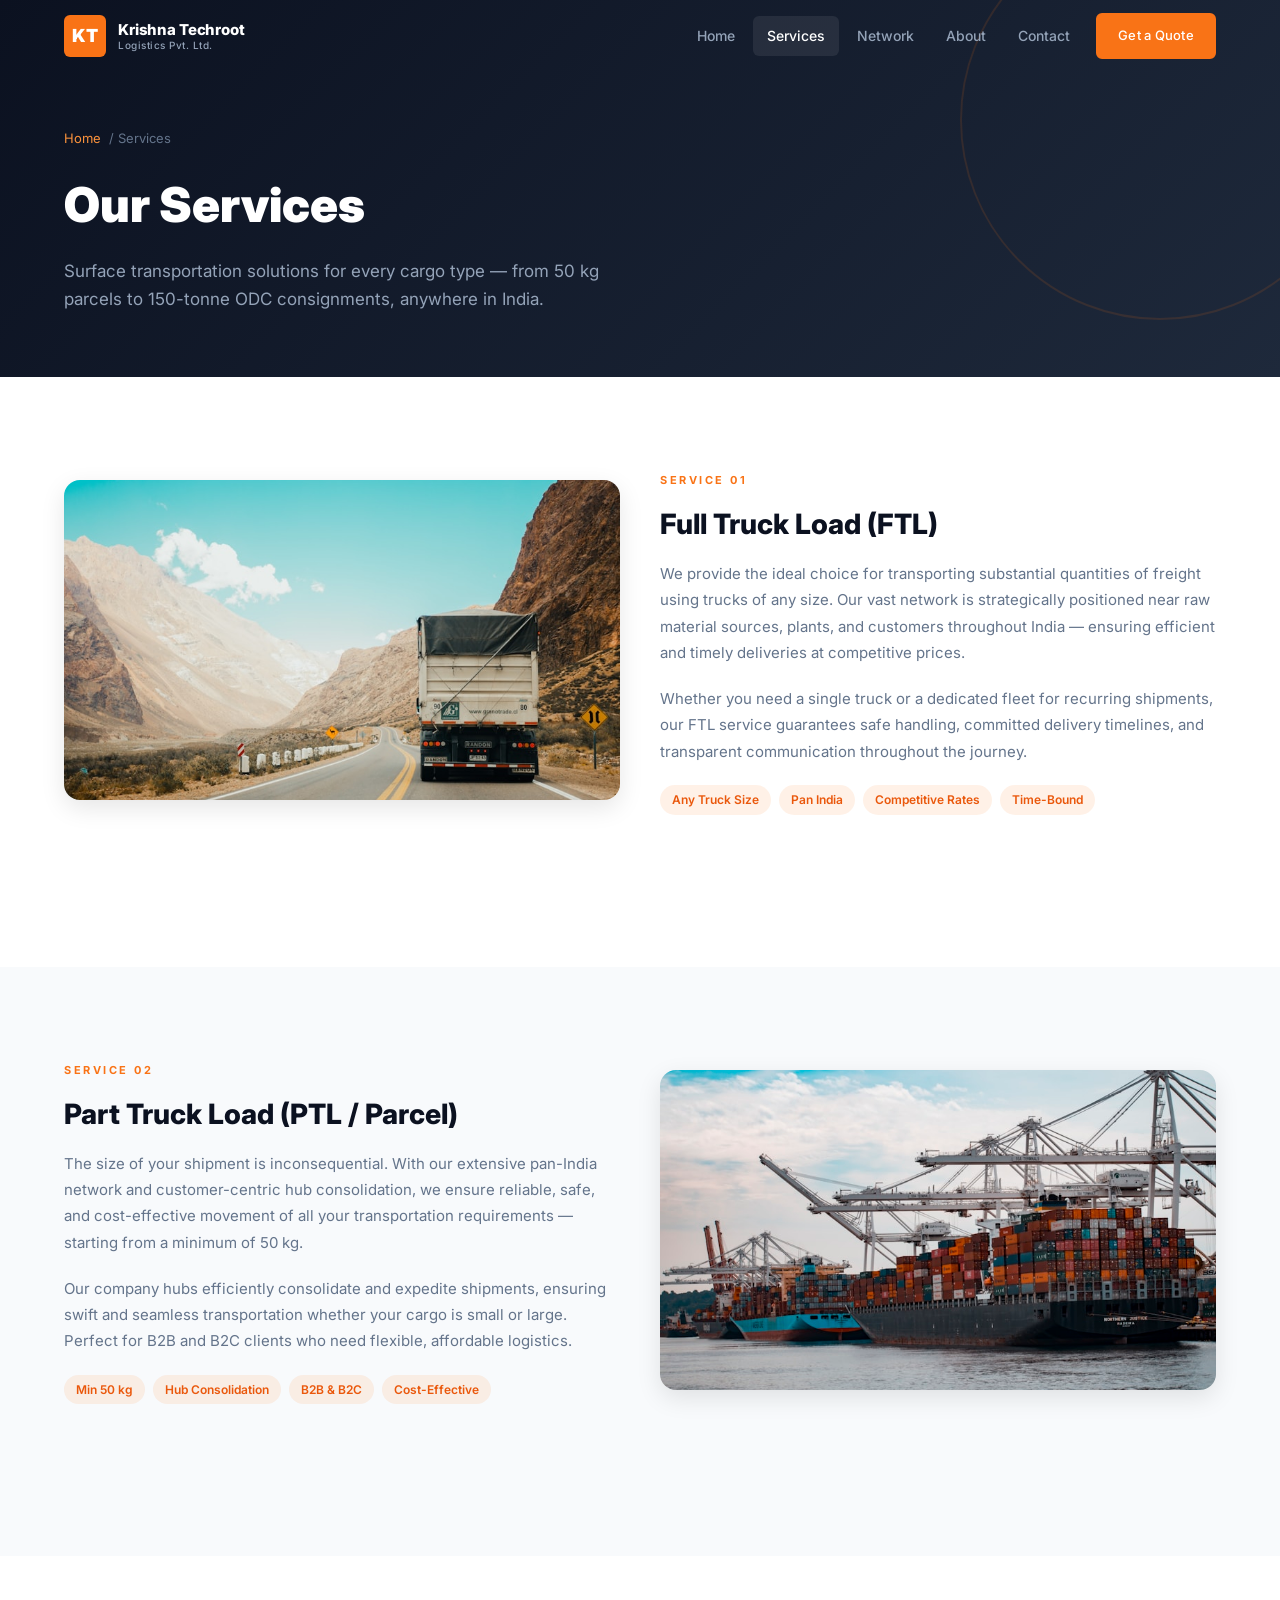
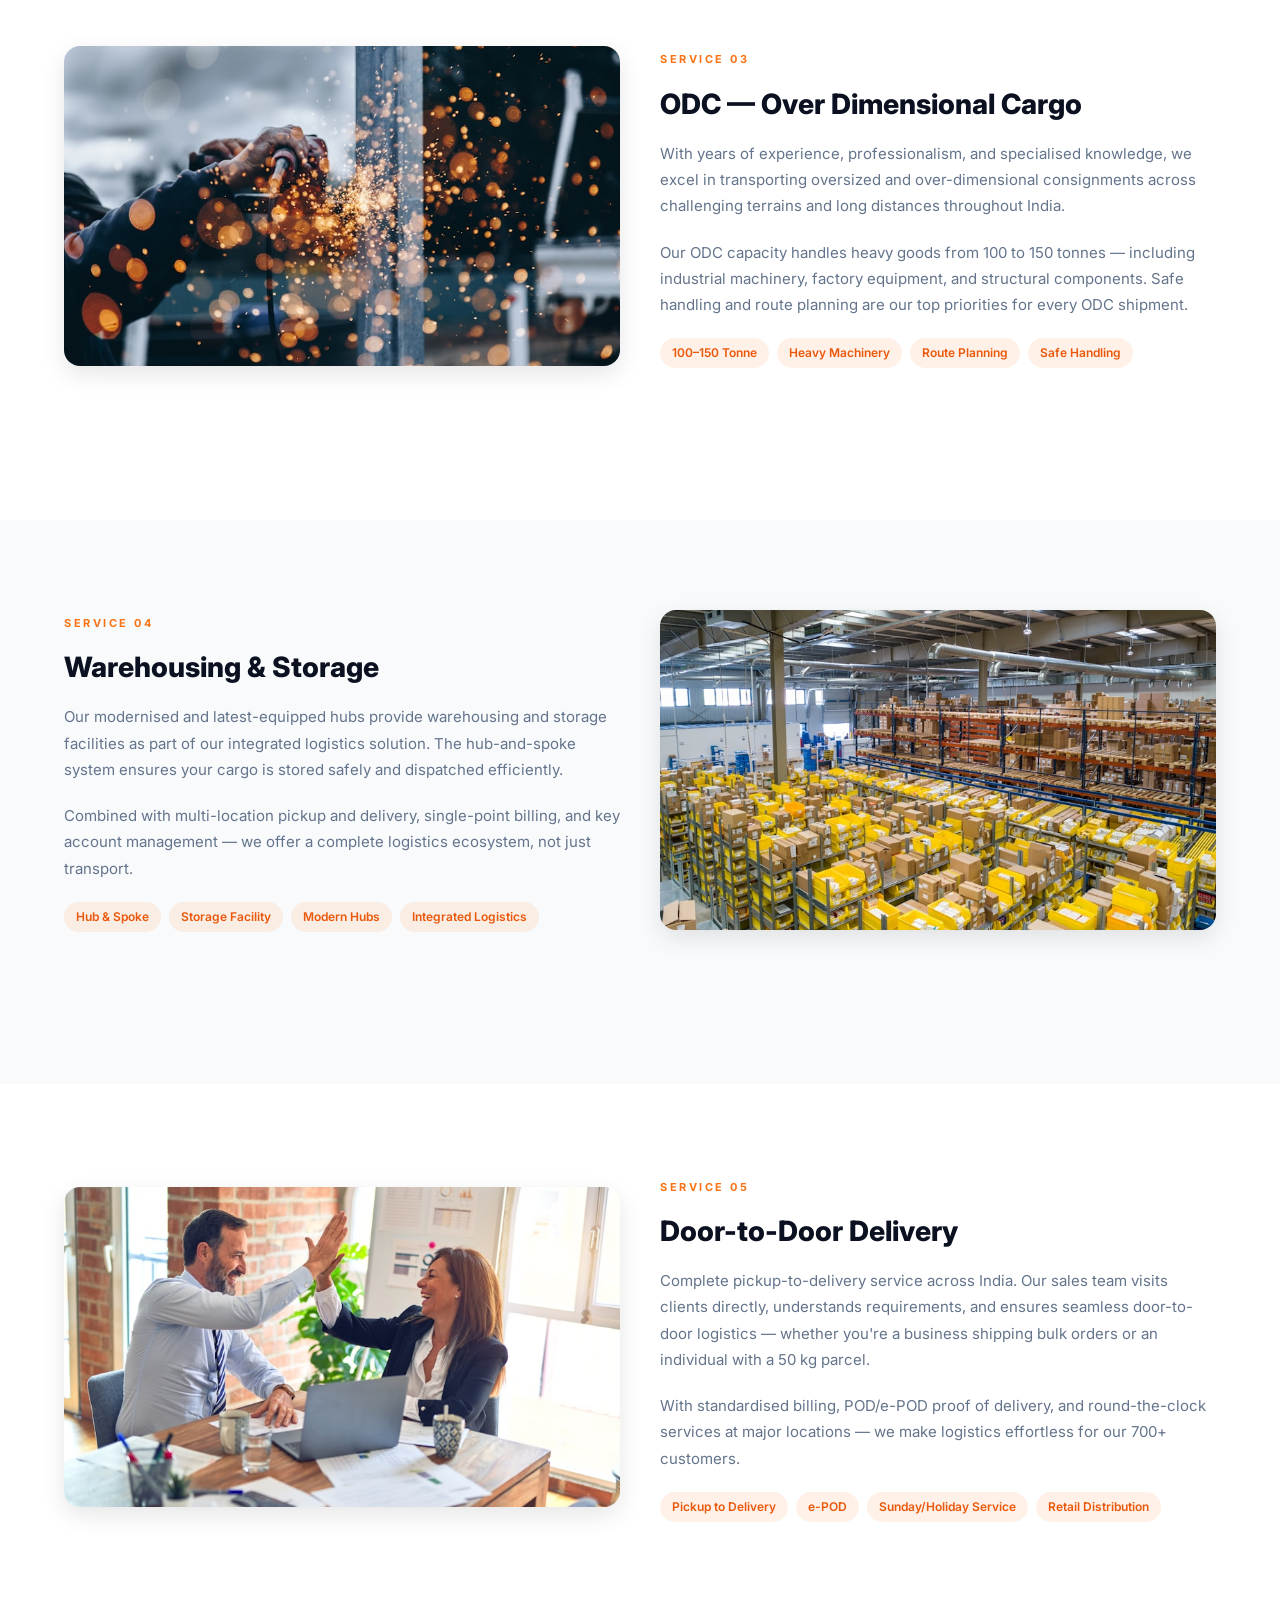
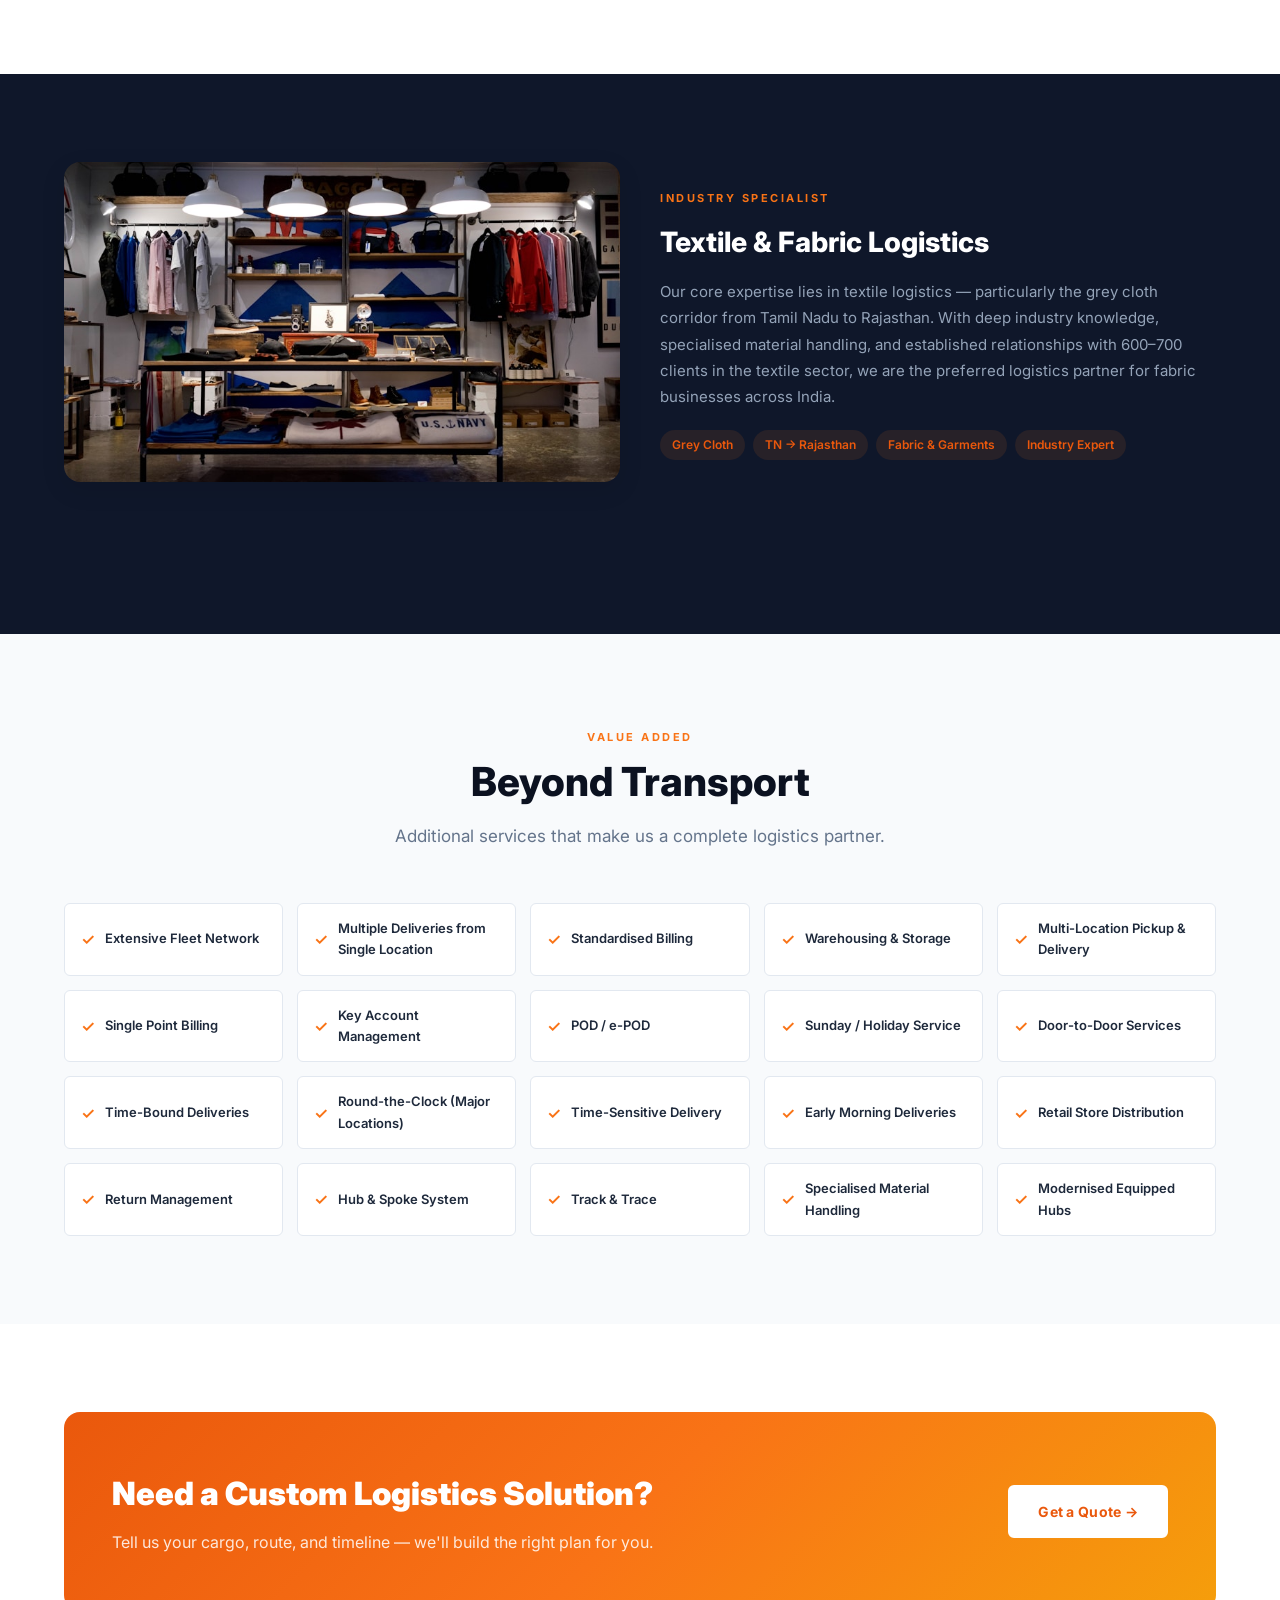
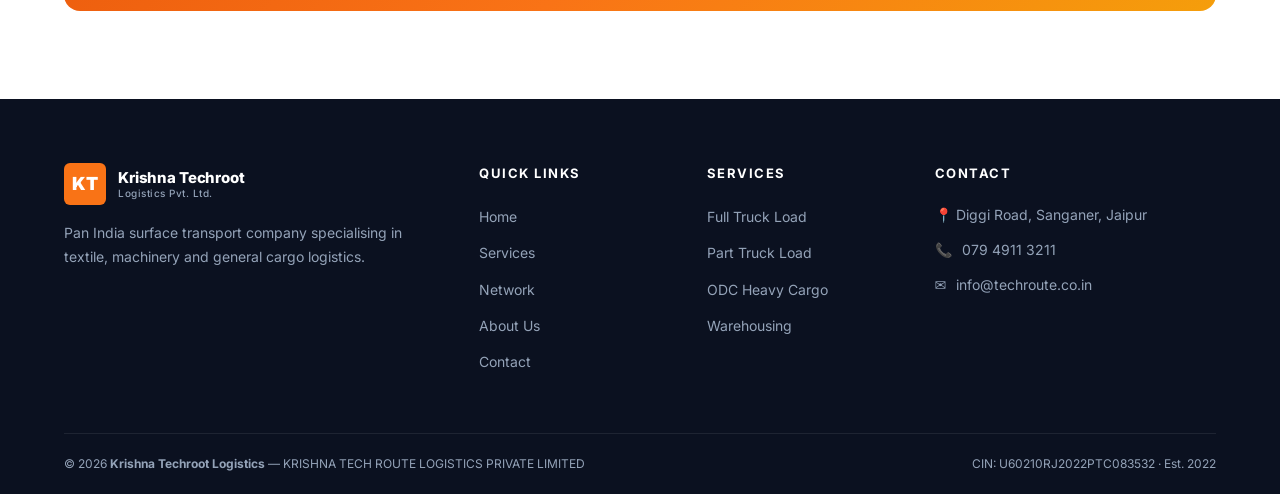
<file: krishna-techroot-logistics/services.html>
<!DOCTYPE html>
<html lang="en">
<head>
  <meta charset="UTF-8">
  <meta name="viewport" content="width=device-width, initial-scale=1.0">
  <title>Services | Krishna Techroot Logistics</title>
  <meta name="description" content="FTL, part truck load, ODC heavy cargo up to 150 tonnes, warehousing, and door-to-door delivery across India.">
  <link rel="preconnect" href="https://fonts.googleapis.com">
  <link rel="preconnect" href="https://fonts.gstatic.com" crossorigin>
  <link href="https://fonts.googleapis.com/css2?family=Inter:wght@400;500;600;700;800;900&display=swap" rel="stylesheet">
  <link rel="stylesheet" href="assets/css/main.css">
</head>
<body>
  <a href="#main" class="skip-link">Skip to main content</a>

  <header class="site-header scrolled">
    <div class="container header-inner">
      <a href="index.html" class="logo">
        <div class="logo-icon">KT</div>
        <div class="logo-text">
          <span class="name">Krishna Techroot</span>
          <span class="tag">Logistics Pvt. Ltd.</span>
        </div>
      </a>
      <nav class="nav-desktop" aria-label="Main navigation">
        <a href="index.html">Home</a>
        <a href="services.html" class="active">Services</a>
        <a href="network.html">Network</a>
        <a href="about.html">About</a>
        <a href="contact.html">Contact</a>
        <a href="contact.html#quote" class="btn btn-primary">Get a Quote</a>
      </nav>
      <button class="menu-toggle" aria-label="Open menu" aria-expanded="false"><span></span><span></span><span></span></button>
    </div>
  </header>

  <nav class="mobile-nav" id="mobile-nav" aria-label="Mobile navigation">
    <a href="index.html">Home</a>
    <a href="services.html" class="active">Services</a>
    <a href="network.html">Network</a>
    <a href="about.html">About</a>
    <a href="contact.html">Contact</a>
    <a href="contact.html#quote" class="btn btn-primary" style="margin-top:12px;text-align:center;">Get a Quote</a>
  </nav>

  <main id="main">
    <div class="page-hero">
      <div class="container">
        <div class="breadcrumb"><a href="index.html">Home</a> / Services</div>
        <h1>Our Services</h1>
        <p>Surface transportation solutions for every cargo type — from 50 kg parcels to 150-tonne ODC consignments, anywhere in India.</p>
      </div>
    </div>

    <!-- FTL -->
    <section class="section" id="ftl">
      <div class="container">
        <div class="service-detail-grid fade-up">
          <div class="service-detail-img">
            <img src="assets/images/ftl.jpg" alt="Full truck load freight transport" loading="lazy">
          </div>
          <div class="service-detail-content">
            <span class="section-label">Service 01</span>
            <h2>Full Truck Load (FTL)</h2>
            <p>We provide the ideal choice for transporting substantial quantities of freight using trucks of any size. Our vast network is strategically positioned near raw material sources, plants, and customers throughout India — ensuring efficient and timely deliveries at competitive prices.</p>
            <p>Whether you need a single truck or a dedicated fleet for recurring shipments, our FTL service guarantees safe handling, committed delivery timelines, and transparent communication throughout the journey.</p>
            <div class="service-tags">
              <span class="service-tag">Any Truck Size</span>
              <span class="service-tag">Pan India</span>
              <span class="service-tag">Competitive Rates</span>
              <span class="service-tag">Time-Bound</span>
            </div>
          </div>
        </div>
      </div>
    </section>

    <!-- PTL -->
    <section class="section section-light" id="ptl">
      <div class="container">
        <div class="service-detail-grid reverse fade-up">
          <div class="service-detail-img">
            <img src="assets/images/parcel.jpg" alt="Part truck load parcel delivery" loading="lazy">
          </div>
          <div class="service-detail-content">
            <span class="section-label">Service 02</span>
            <h2>Part Truck Load (PTL / Parcel)</h2>
            <p>The size of your shipment is inconsequential. With our extensive pan-India network and customer-centric hub consolidation, we ensure reliable, safe, and cost-effective movement of all your transportation requirements — starting from a minimum of 50 kg.</p>
            <p>Our company hubs efficiently consolidate and expedite shipments, ensuring swift and seamless transportation whether your cargo is small or large. Perfect for B2B and B2C clients who need flexible, affordable logistics.</p>
            <div class="service-tags">
              <span class="service-tag">Min 50 kg</span>
              <span class="service-tag">Hub Consolidation</span>
              <span class="service-tag">B2B &amp; B2C</span>
              <span class="service-tag">Cost-Effective</span>
            </div>
          </div>
        </div>
      </div>
    </section>

    <!-- ODC -->
    <section class="section" id="odc">
      <div class="container">
        <div class="service-detail-grid fade-up">
          <div class="service-detail-img">
            <img src="assets/images/machinery.jpg" alt="Over dimensional cargo heavy machinery transport" loading="lazy">
          </div>
          <div class="service-detail-content">
            <span class="section-label">Service 03</span>
            <h2>ODC — Over Dimensional Cargo</h2>
            <p>With years of experience, professionalism, and specialised knowledge, we excel in transporting oversized and over-dimensional consignments across challenging terrains and long distances throughout India.</p>
            <p>Our ODC capacity handles heavy goods from 100 to 150 tonnes — including industrial machinery, factory equipment, and structural components. Safe handling and route planning are our top priorities for every ODC shipment.</p>
            <div class="service-tags">
              <span class="service-tag">100–150 Tonne</span>
              <span class="service-tag">Heavy Machinery</span>
              <span class="service-tag">Route Planning</span>
              <span class="service-tag">Safe Handling</span>
            </div>
          </div>
        </div>
      </div>
    </section>

    <!-- Warehousing -->
    <section class="section section-light" id="warehousing">
      <div class="container">
        <div class="service-detail-grid reverse fade-up">
          <div class="service-detail-img">
            <img src="assets/images/warehouse.jpg" alt="Modern warehousing and storage facility" loading="lazy">
          </div>
          <div class="service-detail-content">
            <span class="section-label">Service 04</span>
            <h2>Warehousing &amp; Storage</h2>
            <p>Our modernised and latest-equipped hubs provide warehousing and storage facilities as part of our integrated logistics solution. The hub-and-spoke system ensures your cargo is stored safely and dispatched efficiently.</p>
            <p>Combined with multi-location pickup and delivery, single-point billing, and key account management — we offer a complete logistics ecosystem, not just transport.</p>
            <div class="service-tags">
              <span class="service-tag">Hub &amp; Spoke</span>
              <span class="service-tag">Storage Facility</span>
              <span class="service-tag">Modern Hubs</span>
              <span class="service-tag">Integrated Logistics</span>
            </div>
          </div>
        </div>
      </div>
    </section>

    <!-- Door to Door -->
    <section class="section" id="door-to-door">
      <div class="container">
        <div class="service-detail-grid fade-up">
          <div class="service-detail-img">
            <img src="assets/images/delivery.jpg" alt="Door to door delivery logistics" loading="lazy">
          </div>
          <div class="service-detail-content">
            <span class="section-label">Service 05</span>
            <h2>Door-to-Door Delivery</h2>
            <p>Complete pickup-to-delivery service across India. Our sales team visits clients directly, understands requirements, and ensures seamless door-to-door logistics — whether you're a business shipping bulk orders or an individual with a 50 kg parcel.</p>
            <p>With standardised billing, POD/e-POD proof of delivery, and round-the-clock services at major locations — we make logistics effortless for our 700+ customers.</p>
            <div class="service-tags">
              <span class="service-tag">Pickup to Delivery</span>
              <span class="service-tag">e-POD</span>
              <span class="service-tag">Sunday/Holiday Service</span>
              <span class="service-tag">Retail Distribution</span>
            </div>
          </div>
        </div>
      </div>
    </section>

    <!-- Textile -->
    <section class="section section-dark">
      <div class="container">
        <div class="service-detail-grid fade-up">
          <div class="service-detail-img">
            <img src="assets/images/fabric.jpg" alt="Textile and grey cloth logistics Tamil Nadu to Rajasthan" loading="lazy">
          </div>
          <div class="service-detail-content">
            <span class="section-label">Industry Specialist</span>
            <h2 style="color:white;">Textile &amp; Fabric Logistics</h2>
            <p style="color:var(--slate-400);">Our core expertise lies in textile logistics — particularly the grey cloth corridor from Tamil Nadu to Rajasthan. With deep industry knowledge, specialised material handling, and established relationships with 600–700 clients in the textile sector, we are the preferred logistics partner for fabric businesses across India.</p>
            <div class="service-tags">
              <span class="service-tag">Grey Cloth</span>
              <span class="service-tag">TN → Rajasthan</span>
              <span class="service-tag">Fabric &amp; Garments</span>
              <span class="service-tag">Industry Expert</span>
            </div>
          </div>
        </div>
      </div>
    </section>

    <!-- Value Added -->
    <section class="section section-light">
      <div class="container">
        <div class="section-header center fade-up">
          <span class="section-label">Value Added</span>
          <h2 class="section-title">Beyond Transport</h2>
          <p class="section-desc">Additional services that make us a complete logistics partner.</p>
        </div>
        <div class="vas-grid fade-up">
          <div class="vas-item"><span class="check">✓</span> Extensive Fleet Network</div>
          <div class="vas-item"><span class="check">✓</span> Multiple Deliveries from Single Location</div>
          <div class="vas-item"><span class="check">✓</span> Standardised Billing</div>
          <div class="vas-item"><span class="check">✓</span> Warehousing &amp; Storage</div>
          <div class="vas-item"><span class="check">✓</span> Multi-Location Pickup &amp; Delivery</div>
          <div class="vas-item"><span class="check">✓</span> Single Point Billing</div>
          <div class="vas-item"><span class="check">✓</span> Key Account Management</div>
          <div class="vas-item"><span class="check">✓</span> POD / e-POD</div>
          <div class="vas-item"><span class="check">✓</span> Sunday / Holiday Service</div>
          <div class="vas-item"><span class="check">✓</span> Door-to-Door Services</div>
          <div class="vas-item"><span class="check">✓</span> Time-Bound Deliveries</div>
          <div class="vas-item"><span class="check">✓</span> Round-the-Clock (Major Locations)</div>
          <div class="vas-item"><span class="check">✓</span> Time-Sensitive Delivery</div>
          <div class="vas-item"><span class="check">✓</span> Early Morning Deliveries</div>
          <div class="vas-item"><span class="check">✓</span> Retail Store Distribution</div>
          <div class="vas-item"><span class="check">✓</span> Return Management</div>
          <div class="vas-item"><span class="check">✓</span> Hub &amp; Spoke System</div>
          <div class="vas-item"><span class="check">✓</span> Track &amp; Trace</div>
          <div class="vas-item"><span class="check">✓</span> Specialised Material Handling</div>
          <div class="vas-item"><span class="check">✓</span> Modernised Equipped Hubs</div>
        </div>
      </div>
    </section>

    <section class="section">
      <div class="container fade-up">
        <div class="cta-banner">
          <div>
            <h2>Need a Custom Logistics Solution?</h2>
            <p>Tell us your cargo, route, and timeline — we'll build the right plan for you.</p>
          </div>
          <a href="contact.html#quote" class="btn">Get a Quote →</a>
        </div>
      </div>
    </section>
  </main>

  <footer class="site-footer">
    <div class="container">
      <div class="footer-grid">
        <div class="footer-brand">
          <a href="index.html" class="logo">
            <div class="logo-icon">KT</div>
            <div class="logo-text"><span class="name">Krishna Techroot</span><span class="tag">Logistics Pvt. Ltd.</span></div>
          </a>
          <p>Pan India surface transport company specialising in textile, machinery and general cargo logistics.</p>
        </div>
        <div class="footer-col"><h4>Quick Links</h4><ul><li><a href="index.html">Home</a></li><li><a href="services.html">Services</a></li><li><a href="network.html">Network</a></li><li><a href="about.html">About Us</a></li><li><a href="contact.html">Contact</a></li></ul></div>
        <div class="footer-col"><h4>Services</h4><ul><li><a href="services.html#ftl">Full Truck Load</a></li><li><a href="services.html#ptl">Part Truck Load</a></li><li><a href="services.html#odc">ODC Heavy Cargo</a></li><li><a href="services.html#warehousing">Warehousing</a></li></ul></div>
        <div class="footer-col"><h4>Contact</h4><div class="footer-contact-item">📍 Diggi Road, Sanganer, Jaipur</div><div class="footer-contact-item">📞 <a href="tel:+9107949113211">079 4911 3211</a></div><div class="footer-contact-item">✉️ <a href="mailto:info@techroute.co.in">info@techroute.co.in</a></div></div>
      </div>
      <div class="footer-bottom">
        <span>© 2026 <strong>Krishna Techroot Logistics</strong> — KRISHNA TECH ROUTE LOGISTICS PRIVATE LIMITED</span>
        <span>CIN: U60210RJ2022PTC083532 · Est. 2022</span>
      </div>
    </div>
  </footer>
  <script src="assets/js/main.js"></script>
</body>
</html>
</file>
<file: krishna-techroot-logistics/assets/css/main.css>
/* Krishna Techroot Logistics — Main Stylesheet */

:root {
  --navy-900: #0b1120;
  --navy-800: #0f172a;
  --navy-700: #1e293b;
  --navy-600: #334155;
  --accent-500: #f97316;
  --accent-600: #ea580c;
  --accent-400: #fb923c;
  --gold-400: #fbbf24;
  --slate-50: #f8fafc;
  --slate-100: #f1f5f9;
  --slate-200: #e2e8f0;
  --slate-400: #94a3b8;
  --slate-500: #64748b;
  --white: #ffffff;
  --success: #059669;
  --font: 'Inter', system-ui, -apple-system, sans-serif;
  --container: 1200px;
  --header-h: 72px;
  --radius-sm: 6px;
  --radius-md: 10px;
  --radius-lg: 16px;
  --shadow-sm: 0 1px 3px rgba(0,0,0,.08);
  --shadow-md: 0 8px 24px rgba(0,0,0,.10);
  --shadow-lg: 0 16px 48px rgba(0,0,0,.14);
  --transition: .25s cubic-bezier(.4,0,.2,1);
}

*, *::before, *::after { box-sizing: border-box; margin: 0; padding: 0; }

html { scroll-behavior: smooth; }

body {
  font-family: var(--font);
  font-size: 16px;
  line-height: 1.65;
  color: var(--navy-600);
  background: var(--white);
  -webkit-font-smoothing: antialiased;
}

img { max-width: 100%; height: auto; display: block; }
a { color: inherit; text-decoration: none; }
ul { list-style: none; }

.container {
  width: 100%;
  max-width: var(--container);
  margin: 0 auto;
  padding: 0 24px;
}

.skip-link {
  position: absolute;
  top: -100px;
  left: 16px;
  background: var(--accent-500);
  color: white;
  padding: 8px 16px;
  border-radius: var(--radius-sm);
  z-index: 9999;
  font-weight: 600;
}
.skip-link:focus { top: 16px; }

/* Buttons */
.btn {
  display: inline-flex;
  align-items: center;
  justify-content: center;
  gap: 8px;
  padding: 13px 28px;
  border-radius: var(--radius-sm);
  font-weight: 700;
  font-size: 14px;
  letter-spacing: .02em;
  border: 2px solid transparent;
  cursor: pointer;
  transition: all var(--transition);
  white-space: nowrap;
}

.btn-primary,
a.btn-primary,
.nav-desktop a.btn-primary,
.mobile-nav a.btn-primary,
.hero-actions a.btn-primary {
  background: var(--accent-500);
  color: #ffffff !important;
  border-color: var(--accent-500);
}
.btn-primary:hover,
a.btn-primary:hover,
.nav-desktop a.btn-primary:hover,
.mobile-nav a.btn-primary:hover,
.hero-actions a.btn-primary:hover {
  background: var(--accent-600);
  border-color: var(--accent-600);
  color: #ffffff !important;
  transform: translateY(-2px);
  box-shadow: 0 8px 20px rgba(249,115,22,.35);
}

.btn-outline {
  background: transparent;
  color: white;
  border-color: rgba(255,255,255,.45);
}
.btn-outline:hover {
  background: rgba(255,255,255,.1);
  border-color: white;
}

.btn-dark {
  background: var(--navy-800);
  color: white;
  border-color: var(--navy-800);
}
.btn-dark:hover {
  background: var(--navy-700);
  transform: translateY(-2px);
}

/* Section utilities */
.section { padding: 88px 0; }
.section-sm { padding: 64px 0; }
.section-dark { background: var(--navy-800); color: var(--slate-200); }
.section-light { background: var(--slate-50); }

.section-label {
  display: inline-block;
  font-size: 11px;
  font-weight: 700;
  letter-spacing: 2.5px;
  text-transform: uppercase;
  color: var(--accent-500);
  margin-bottom: 12px;
}

.section-title {
  font-size: clamp(28px, 4vw, 40px);
  font-weight: 800;
  color: var(--navy-900);
  line-height: 1.2;
  margin-bottom: 16px;
}

.section-dark .section-title { color: white; }

.section-desc {
  font-size: 17px;
  color: var(--slate-500);
  max-width: 600px;
  line-height: 1.7;
}

.section-dark .section-desc { color: var(--slate-400); }

.section-header { margin-bottom: 52px; }
.section-header.center { text-align: center; }
.section-header.center .section-desc { margin: 0 auto; }

/* Header */
.site-header {
  position: fixed;
  top: 0; left: 0; right: 0;
  z-index: 1000;
  height: var(--header-h);
  transition: background var(--transition), box-shadow var(--transition);
}

.site-header.scrolled {
  background: rgba(11,17,32,.97);
  backdrop-filter: blur(12px);
  box-shadow: 0 4px 24px rgba(0,0,0,.2);
}

.header-inner {
  display: flex;
  align-items: center;
  justify-content: space-between;
  height: var(--header-h);
  gap: 24px;
}

.logo {
  display: flex;
  align-items: center;
  gap: 12px;
  flex-shrink: 0;
}

.logo-icon {
  width: 42px;
  height: 42px;
  background: var(--accent-500);
  border-radius: var(--radius-sm);
  display: flex;
  align-items: center;
  justify-content: center;
  font-weight: 900;
  font-size: 18px;
  color: white;
}

.logo-text { line-height: 1.2; }
.logo-text .name {
  display: block;
  font-size: 15px;
  font-weight: 800;
  color: white;
  letter-spacing: -.01em;
}
.logo-text .tag {
  display: block;
  font-size: 10px;
  color: var(--slate-400);
  font-weight: 500;
  letter-spacing: .5px;
}

.nav-desktop {
  display: flex;
  align-items: center;
  gap: 4px;
}

.nav-desktop a {
  padding: 8px 14px;
  font-size: 14px;
  font-weight: 500;
  color: var(--slate-400);
  border-radius: var(--radius-sm);
  transition: color var(--transition), background var(--transition);
}

.nav-desktop a:hover,
.nav-desktop a.active {
  color: white;
  background: rgba(255,255,255,.08);
}

.nav-desktop .btn-primary { margin-left: 8px; padding: 10px 20px; font-size: 13px; }

.menu-toggle {
  display: none;
  background: none;
  border: none;
  cursor: pointer;
  padding: 8px;
  color: white;
}

.menu-toggle span {
  display: block;
  width: 24px;
  height: 2px;
  background: white;
  margin: 5px 0;
  transition: all var(--transition);
  border-radius: 2px;
}

.mobile-nav {
  display: none;
  position: fixed;
  top: var(--header-h);
  left: 0;
  right: 0;
  bottom: 0;
  background: var(--navy-900);
  padding: 24px;
  flex-direction: column;
  gap: 4px;
  z-index: 1100;
  overflow-y: auto;
  -webkit-overflow-scrolling: touch;
}

.mobile-nav.open { display: flex; }

body.menu-open {
  overflow: hidden;
  position: fixed;
  width: 100%;
  left: 0;
  right: 0;
}

.mobile-nav a {
  padding: 14px 16px;
  font-size: 16px;
  font-weight: 500;
  color: var(--slate-200);
  border-radius: var(--radius-sm);
  border-bottom: 1px solid rgba(255,255,255,.06);
}

.mobile-nav a:hover,
.mobile-nav a.active { color: var(--accent-500); }

/* Hero */
.hero {
  position: relative;
  min-height: 100vh;
  display: flex;
  align-items: center;
  overflow: hidden;
  background: var(--navy-900);
}

.hero-bg {
  position: absolute;
  inset: 0;
  background-size: cover;
  background-position: center;
  transform: scale(1.05);
  transition: transform 8s ease;
}

.hero:hover .hero-bg { transform: scale(1.08); }

.hero-overlay {
  position: absolute;
  inset: 0;
  background: linear-gradient(135deg, rgba(11,17,32,.92) 0%, rgba(11,17,32,.65) 50%, rgba(11,17,32,.80) 100%);
}

.hero-content {
  position: relative;
  z-index: 2;
  padding: calc(var(--header-h) + 60px) 0 80px;
  max-width: 760px;
}

.hero-badge {
  display: inline-flex;
  align-items: center;
  gap: 8px;
  background: rgba(249,115,22,.15);
  border: 1px solid rgba(249,115,22,.35);
  color: var(--accent-400);
  font-size: 12px;
  font-weight: 700;
  letter-spacing: 1.5px;
  text-transform: uppercase;
  padding: 7px 16px;
  border-radius: 100px;
  margin-bottom: 24px;
}

.hero-badge::before {
  content: '';
  width: 7px; height: 7px;
  background: var(--accent-500);
  border-radius: 50%;
  animation: pulse 2s infinite;
}

@keyframes pulse {
  0%, 100% { opacity: 1; transform: scale(1); }
  50% { opacity: .5; transform: scale(1.3); }
}

.hero h1 {
  font-size: clamp(36px, 6vw, 62px);
  font-weight: 900;
  color: white;
  line-height: 1.1;
  margin-bottom: 20px;
  letter-spacing: -.02em;
}

.hero h1 span { color: var(--accent-500); }

.hero-sub {
  font-size: clamp(16px, 2vw, 19px);
  color: var(--slate-400);
  margin-bottom: 36px;
  line-height: 1.7;
  max-width: 580px;
}

.hero-actions { display: flex; gap: 14px; flex-wrap: wrap; margin-bottom: 52px; }

.hero-trust {
  display: flex;
  gap: 32px;
  flex-wrap: wrap;
  padding-top: 32px;
  border-top: 1px solid rgba(255,255,255,.1);
}

.hero-trust-item strong {
  display: block;
  font-size: 22px;
  font-weight: 800;
  color: white;
}
.hero-trust-item span {
  font-size: 12px;
  color: var(--slate-500);
  text-transform: uppercase;
  letter-spacing: 1px;
}

/* Page hero (inner pages) */
.page-hero {
  background: linear-gradient(135deg, var(--navy-900) 0%, var(--navy-700) 100%);
  padding: calc(var(--header-h) + 56px) 0 64px;
  position: relative;
  overflow: hidden;
}

.page-hero::after {
  content: '';
  position: absolute;
  right: -80px; top: -80px;
  width: 400px; height: 400px;
  border: 2px solid rgba(249,115,22,.12);
  border-radius: 50%;
}

.breadcrumb {
  display: flex;
  gap: 8px;
  align-items: center;
  font-size: 13px;
  color: var(--slate-500);
  margin-bottom: 16px;
}

.breadcrumb a { color: var(--accent-400); }
.breadcrumb a:hover { color: var(--accent-500); }

.page-hero h1 {
  font-size: clamp(32px, 5vw, 48px);
  font-weight: 900;
  color: white;
  margin-bottom: 12px;
}

.page-hero p {
  font-size: 17px;
  color: var(--slate-400);
  max-width: 560px;
}

/* Stats */
.stats-bar {
  background: var(--white);
  padding: 0;
  margin-top: -48px;
  position: relative;
  z-index: 10;
}

.stats-grid {
  display: grid;
  grid-template-columns: repeat(4, 1fr);
  background: white;
  border-radius: var(--radius-lg);
  box-shadow: var(--shadow-lg);
  overflow: hidden;
  border: 1px solid var(--slate-200);
}

.stat-item {
  padding: 36px 28px;
  text-align: center;
  border-right: 1px solid var(--slate-100);
  transition: background var(--transition);
}

.stat-item:last-child { border-right: none; }
.stat-item:hover { background: var(--slate-50); }

.stat-num {
  font-size: 40px;
  font-weight: 900;
  color: var(--accent-500);
  line-height: 1;
  margin-bottom: 6px;
}

.stat-label {
  font-size: 13px;
  font-weight: 600;
  color: var(--slate-500);
  text-transform: uppercase;
  letter-spacing: .5px;
}

/* Service cards */
.services-grid {
  display: grid;
  grid-template-columns: repeat(auto-fit, minmax(260px, 1fr));
  gap: 24px;
}

.service-card {
  background: white;
  border: 1px solid var(--slate-200);
  border-radius: var(--radius-lg);
  overflow: hidden;
  transition: all var(--transition);
  group: hover;
}

.service-card:hover {
  transform: translateY(-6px);
  box-shadow: var(--shadow-md);
  border-color: var(--accent-500);
}

.service-card-img {
  height: 180px;
  overflow: hidden;
}

.service-card-img img {
  width: 100%;
  height: 100%;
  object-fit: cover;
  transition: transform .5s ease;
}

.service-card:hover .service-card-img img { transform: scale(1.06); }

.service-card-body { padding: 24px; }

.service-icon {
  width: 48px; height: 48px;
  background: rgba(249,115,22,.1);
  border-radius: var(--radius-sm);
  display: flex;
  align-items: center;
  justify-content: center;
  font-size: 22px;
  margin-bottom: 14px;
}

.service-card h3 {
  font-size: 18px;
  font-weight: 800;
  color: var(--navy-900);
  margin-bottom: 8px;
}

.service-card p {
  font-size: 14px;
  color: var(--slate-500);
  line-height: 1.65;
  margin-bottom: 16px;
}

.service-link {
  font-size: 13px;
  font-weight: 700;
  color: var(--accent-500);
  display: inline-flex;
  align-items: center;
  gap: 4px;
}

.service-link:hover { color: var(--accent-600); }

/* Feature grid */
.features-grid {
  display: grid;
  grid-template-columns: repeat(auto-fit, minmax(220px, 1fr));
  gap: 24px;
}

.feature-card {
  padding: 28px;
  background: rgba(255,255,255,.04);
  border: 1px solid rgba(255,255,255,.08);
  border-radius: var(--radius-lg);
  transition: all var(--transition);
}

.feature-card:hover {
  background: rgba(249,115,22,.08);
  border-color: rgba(249,115,22,.25);
}

.feature-icon {
  font-size: 28px;
  margin-bottom: 14px;
}

.feature-card h3 {
  font-size: 16px;
  font-weight: 700;
  color: white;
  margin-bottom: 8px;
}

.feature-card p { font-size: 14px; color: var(--slate-400); line-height: 1.6; }

/* Coverage */
.coverage-layout {
  display: grid;
  grid-template-columns: 1fr 1fr;
  gap: 48px;
  align-items: center;
}

.india-map-wrap {
  background: var(--white);
  border-radius: var(--radius-lg);
  padding: 16px;
  border: 1px solid var(--slate-200);
  box-shadow: var(--shadow-md);
  overflow: hidden;
}

.india-map-img {
  width: 100%;
  height: auto;
  display: block;
  border-radius: calc(var(--radius-lg) - 4px);
}

.section-dark .india-map-wrap {
  background: var(--white);
  border-color: rgba(255,255,255,.12);
}

.state-cards { display: flex; flex-direction: column; gap: 16px; }

.state-card {
  display: flex;
  gap: 16px;
  padding: 20px;
  background: white;
  border: 1px solid var(--slate-200);
  border-radius: var(--radius-md);
  transition: all var(--transition);
}

.state-card:hover {
  border-color: var(--accent-500);
  box-shadow: var(--shadow-sm);
}

.state-badge {
  width: 48px; height: 48px;
  background: var(--navy-800);
  color: var(--accent-500);
  border-radius: var(--radius-sm);
  display: flex;
  align-items: center;
  justify-content: center;
  font-weight: 900;
  font-size: 14px;
  flex-shrink: 0;
}

.state-card h4 {
  font-size: 15px;
  font-weight: 800;
  color: var(--navy-900);
  margin-bottom: 2px;
}

.state-card .role {
  font-size: 11px;
  font-weight: 700;
  color: var(--accent-500);
  text-transform: uppercase;
  letter-spacing: 1px;
  margin-bottom: 6px;
}

.state-card p { font-size: 13px; color: var(--slate-500); line-height: 1.55; }

/* Industries */
.industries-grid {
  display: grid;
  grid-template-columns: repeat(3, 1fr);
  gap: 20px;
}

.industry-card {
  position: relative;
  border-radius: var(--radius-lg);
  overflow: hidden;
  height: 260px;
  background: var(--navy-800);
  background-size: cover;
  background-position: center;
}

.industry-card img {
  position: absolute;
  inset: 0;
  width: 100%;
  height: 100%;
  object-fit: cover;
  transition: transform .5s ease;
  z-index: 1;
}

.industry-card:hover img { transform: scale(1.06); }

.industry-overlay {
  position: absolute;
  inset: 0;
  z-index: 2;
  background: linear-gradient(to top, rgba(11,17,32,.92) 0%, rgba(11,17,32,.25) 55%, rgba(11,17,32,.05) 100%);
  display: flex;
  align-items: flex-end;
  padding: 24px;
}

.industry-overlay h3 {
  color: white;
  font-size: 17px;
  font-weight: 800;
}

.industry-overlay p {
  color: var(--slate-400);
  font-size: 12px;
  margin-top: 2px;
}

/* CTA Banner */
.cta-banner {
  background: linear-gradient(135deg, var(--accent-600) 0%, var(--accent-500) 50%, #f59e0b 100%);
  border-radius: var(--radius-lg);
  padding: 56px 48px;
  display: flex;
  align-items: center;
  justify-content: space-between;
  gap: 32px;
  flex-wrap: wrap;
}

.cta-banner h2 {
  font-size: clamp(24px, 3vw, 32px);
  font-weight: 900;
  color: white;
  margin-bottom: 8px;
}

.cta-banner p { color: rgba(255,255,255,.85); font-size: 16px; }

.cta-banner .btn {
  background: white;
  color: var(--accent-600);
  border-color: white;
  flex-shrink: 0;
}
.cta-banner .btn:hover {
  background: var(--navy-900);
  color: white;
  border-color: var(--navy-900);
}

/* About */
.about-grid {
  display: grid;
  grid-template-columns: 1fr 1fr;
  gap: 56px;
  align-items: center;
}

.about-img {
  border-radius: var(--radius-lg);
  overflow: hidden;
  box-shadow: var(--shadow-lg);
  position: relative;
}

.about-img img { width: 100%; height: 400px; object-fit: cover; }

.about-img-badge {
  position: absolute;
  bottom: 24px; left: 24px;
  background: var(--accent-500);
  color: white;
  padding: 16px 20px;
  border-radius: var(--radius-md);
  font-weight: 800;
  font-size: 14px;
  line-height: 1.3;
}

.values-grid {
  display: grid;
  grid-template-columns: repeat(3, 1fr);
  gap: 24px;
}

.value-card {
  text-align: center;
  padding: 32px 24px;
  background: white;
  border: 1px solid var(--slate-200);
  border-radius: var(--radius-lg);
}

.value-icon { font-size: 36px; margin-bottom: 14px; }

.value-card h3 {
  font-size: 16px;
  font-weight: 800;
  color: var(--navy-900);
  margin-bottom: 8px;
}

.value-card p { font-size: 14px; color: var(--slate-500); }

/* Directors */
.directors-grid {
  display: grid;
  grid-template-columns: repeat(auto-fit, minmax(200px, 1fr));
  gap: 20px;
}

.director-card {
  background: rgba(255,255,255,.05);
  border: 1px solid rgba(255,255,255,.1);
  border-radius: var(--radius-md);
  padding: 24px;
  text-align: center;
}

.director-avatar {
  width: 64px; height: 64px;
  background: var(--accent-500);
  border-radius: 50%;
  display: flex;
  align-items: center;
  justify-content: center;
  font-size: 22px;
  font-weight: 900;
  color: white;
  margin: 0 auto 14px;
}

.director-card h4 { font-size: 15px; font-weight: 700; color: white; margin-bottom: 4px; }
.director-card span { font-size: 12px; color: var(--slate-400); }

/* Contact */
.offices-grid {
  display: grid;
  grid-template-columns: repeat(auto-fit, minmax(300px, 1fr));
  gap: 24px;
  margin-bottom: 48px;
}

.office-card {
  background: white;
  border: 1px solid var(--slate-200);
  border-radius: var(--radius-lg);
  overflow: hidden;
  transition: all var(--transition);
}

.office-card:hover { box-shadow: var(--shadow-md); border-color: var(--accent-500); }

.office-card-header {
  padding: 24px 24px 16px;
}

.office-type {
  display: inline-block;
  font-size: 10px;
  font-weight: 700;
  letter-spacing: 1.5px;
  text-transform: uppercase;
  background: rgba(249,115,22,.1);
  color: var(--accent-600);
  padding: 4px 10px;
  border-radius: 100px;
  margin-bottom: 10px;
}

.office-card h3 {
  font-size: 18px;
  font-weight: 800;
  color: var(--navy-900);
  margin-bottom: 10px;
}

.office-detail {
  display: flex;
  gap: 10px;
  align-items: flex-start;
  font-size: 14px;
  color: var(--slate-500);
  margin-bottom: 8px;
}

.office-detail .icon { flex-shrink: 0; margin-top: 2px; }

.office-map {
  height: 200px;
  background: var(--slate-100);
}

.office-map iframe { width: 100%; height: 100%; border: 0; }

/* Quote section */
.quote-section {
  background: var(--slate-50);
  border: 1px solid var(--slate-200);
  border-radius: var(--radius-lg);
  padding: 48px;
  text-align: center;
}

.quote-section h2 {
  font-size: 28px;
  font-weight: 800;
  color: var(--navy-900);
  margin-bottom: 12px;
}

.quote-section p {
  color: var(--slate-500);
  margin-bottom: 28px;
  max-width: 500px;
  margin-left: auto;
  margin-right: auto;
}

.quote-placeholder {
  display: grid;
  grid-template-columns: repeat(2, 1fr);
  gap: 16px;
  max-width: 600px;
  margin: 0 auto 24px;
  text-align: left;
}

.quote-field {
  background: white;
  border: 1px solid var(--slate-200);
  border-radius: var(--radius-sm);
  padding: 12px 16px;
  font-size: 14px;
  color: var(--slate-400);
}

.quote-field.full { grid-column: 1 / -1; }

.phase-note {
  font-size: 12px;
  color: var(--slate-400);
  background: white;
  border: 1px dashed var(--slate-200);
  border-radius: var(--radius-sm);
  padding: 10px 16px;
  display: inline-block;
}

/* Value-added grid */
.vas-grid {
  display: grid;
  grid-template-columns: repeat(auto-fill, minmax(200px, 1fr));
  gap: 14px;
}

.vas-item {
  display: flex;
  align-items: center;
  gap: 10px;
  padding: 14px 16px;
  background: white;
  border: 1px solid var(--slate-200);
  border-radius: var(--radius-sm);
  font-size: 13px;
  font-weight: 600;
  color: var(--navy-700);
  transition: all var(--transition);
}

.vas-item:hover {
  border-color: var(--accent-500);
  background: rgba(249,115,22,.04);
}

.vas-item .check { color: var(--accent-500); font-size: 16px; }

/* Service detail */
.service-detail-grid {
  display: grid;
  grid-template-columns: 1fr 1fr;
  gap: 40px;
  align-items: center;
  margin-bottom: 64px;
}

.service-detail-grid.reverse { direction: rtl; }
.service-detail-grid.reverse > * { direction: ltr; }

.service-detail-img {
  border-radius: var(--radius-lg);
  overflow: hidden;
  box-shadow: var(--shadow-md);
}

.service-detail-img img { width: 100%; height: 320px; object-fit: cover; }

.service-detail-content h2 {
  font-size: 28px;
  font-weight: 800;
  color: var(--navy-900);
  margin-bottom: 14px;
}

.service-detail-content p {
  font-size: 15px;
  color: var(--slate-500);
  line-height: 1.75;
  margin-bottom: 20px;
}

.service-tags { display: flex; flex-wrap: wrap; gap: 8px; }

.service-tag {
  font-size: 12px;
  font-weight: 600;
  padding: 5px 12px;
  background: rgba(249,115,22,.1);
  color: var(--accent-600);
  border-radius: 100px;
}

/* Footer */
.site-footer {
  background: var(--navy-900);
  color: var(--slate-400);
  padding: 64px 0 0;
}

.footer-grid {
  display: grid;
  grid-template-columns: 2fr 1fr 1fr 1.5fr;
  gap: 40px;
  padding-bottom: 48px;
  border-bottom: 1px solid rgba(255,255,255,.08);
}

.footer-brand .logo { margin-bottom: 16px; }

.footer-brand p {
  font-size: 14px;
  line-height: 1.7;
  margin-bottom: 20px;
}

.footer-social { display: flex; gap: 10px; }

.footer-social a {
  width: 36px; height: 36px;
  background: rgba(255,255,255,.08);
  border-radius: var(--radius-sm);
  display: flex;
  align-items: center;
  justify-content: center;
  font-size: 16px;
  transition: background var(--transition);
}

.footer-social a:hover { background: var(--accent-500); }

.footer-col h4 {
  font-size: 13px;
  font-weight: 700;
  color: white;
  text-transform: uppercase;
  letter-spacing: 1.5px;
  margin-bottom: 18px;
}

.footer-col ul li { margin-bottom: 10px; }

.footer-col ul a {
  font-size: 14px;
  color: var(--slate-400);
  transition: color var(--transition);
}

.footer-col ul a:hover { color: var(--accent-400); }

.footer-contact-item {
  display: flex;
  gap: 10px;
  margin-bottom: 12px;
  font-size: 14px;
}

.footer-bottom {
  padding: 20px 0;
  display: flex;
  justify-content: space-between;
  align-items: center;
  flex-wrap: wrap;
  gap: 12px;
  font-size: 12px;
}

.footer-bottom strong { color: var(--slate-300); }

/* Animations */
.fade-up {
  opacity: 0;
  transform: translateY(28px);
  transition: opacity .6s ease, transform .6s ease;
}

.fade-up.visible {
  opacity: 1;
  transform: translateY(0);
}

/* Responsive */
@media (max-width: 1024px) {
  .coverage-layout,
  .about-grid,
  .service-detail-grid { grid-template-columns: 1fr; }
  .service-detail-grid.reverse { direction: ltr; }
  .footer-grid { grid-template-columns: 1fr 1fr; }
  .stats-grid { grid-template-columns: repeat(2, 1fr); }
  .stat-item:nth-child(2) { border-right: none; }
}

@media (max-width: 768px) {
  .section { padding: 64px 0; }
  .nav-desktop { display: none; }
  .menu-toggle { display: block; }
  .industries-grid { grid-template-columns: 1fr; }
  .values-grid { grid-template-columns: 1fr; }
  .cta-banner { padding: 36px 28px; flex-direction: column; text-align: center; }
  .footer-grid { grid-template-columns: 1fr; }
  .quote-placeholder { grid-template-columns: 1fr; }

  /* ── Hero section mobile (home page only) ── */
  .site-header { height: 64px; }
  :root { --header-h: 64px; }

  .header-inner { height: 64px; gap: 12px; }
  .logo-icon { width: 36px; height: 36px; font-size: 15px; }
  .logo-text .name { font-size: 13px; }
  .logo-text .tag { font-size: 9px; }

  .hero {
    min-height: 100svh;
    min-height: 100dvh;
    display: flex;
    align-items: center;
    justify-content: center;
    padding: calc(var(--header-h) + 16px) 0 40px;
    box-sizing: border-box;
  }

  .hero-bg {
    transform: none;
    background-position: center 40%;
  }

  .hero:hover .hero-bg { transform: none; }

  .hero-overlay {
    background: linear-gradient(180deg, rgba(11,17,32,.93) 0%, rgba(11,17,32,.78) 50%, rgba(11,17,32,.9) 100%);
  }

  .hero .container {
    padding: 0 24px;
    width: 100%;
  }

  .hero-content {
    width: 100%;
    max-width: 400px;
    margin: 0 auto;
    padding: 0;
    text-align: center;
    display: flex;
    flex-direction: column;
    align-items: center;
    gap: 0;
  }

  .hero-badge {
    font-size: 10px;
    letter-spacing: 1px;
    padding: 6px 14px;
    margin-bottom: 20px;
  }

  .hero h1 {
    font-size: 30px;
    margin-bottom: 16px;
    line-height: 1.2;
    text-align: center;
  }

  .hero-sub {
    font-size: 14px;
    line-height: 1.7;
    margin-bottom: 28px;
    max-width: 100%;
    text-align: center;
    padding: 0 4px;
  }

  .hero-actions {
    flex-direction: column;
    gap: 12px;
    margin-bottom: 32px;
    width: 100%;
    max-width: 280px;
  }

  .hero-actions .btn {
    width: 100%;
    padding: 14px 20px;
    font-size: 14px;
  }

  .hero-actions .btn-outline {
    background: rgba(255,255,255,.1);
    border-color: rgba(255,255,255,.55);
  }

  .hero-trust {
    display: grid;
    grid-template-columns: 1fr 1fr;
    gap: 12px;
    padding-top: 24px;
    margin-top: 4px;
    width: 100%;
    max-width: 280px;
    border-top: 1px solid rgba(255,255,255,.12);
  }

  .hero-trust-item {
    background: rgba(255,255,255,.07);
    border: 1px solid rgba(255,255,255,.12);
    border-radius: var(--radius-md);
    padding: 12px 10px;
    text-align: center;
  }

  .hero-trust-item strong {
    font-size: 17px;
    margin-bottom: 3px;
  }

  .hero-trust-item span {
    font-size: 9px;
    letter-spacing: .5px;
  }

  .stats-bar { display: none; }
}

@media (max-width: 480px) {
  .stats-grid { grid-template-columns: 1fr 1fr; }
  .stat-item { border-right: none; border-bottom: 1px solid var(--slate-100); }

  .hero { padding: calc(var(--header-h) + 12px) 0 32px; }
  .hero .container { padding: 0 20px; }
  .hero h1 { font-size: 26px; }
  .hero-sub { font-size: 13px; margin-bottom: 24px; }
  .hero-actions { max-width: 260px; }
  .hero-trust { max-width: 260px; gap: 10px; }
  .hero-trust-item { padding: 11px 8px; }
  .hero-trust-item strong { font-size: 16px; }
}

@media (prefers-reduced-motion: reduce) {
  *, *::before, *::after {
    animation-duration: .01ms !important;
    transition-duration: .01ms !important;
  }
  .fade-up { opacity: 1; transform: none; }
}
</file>
